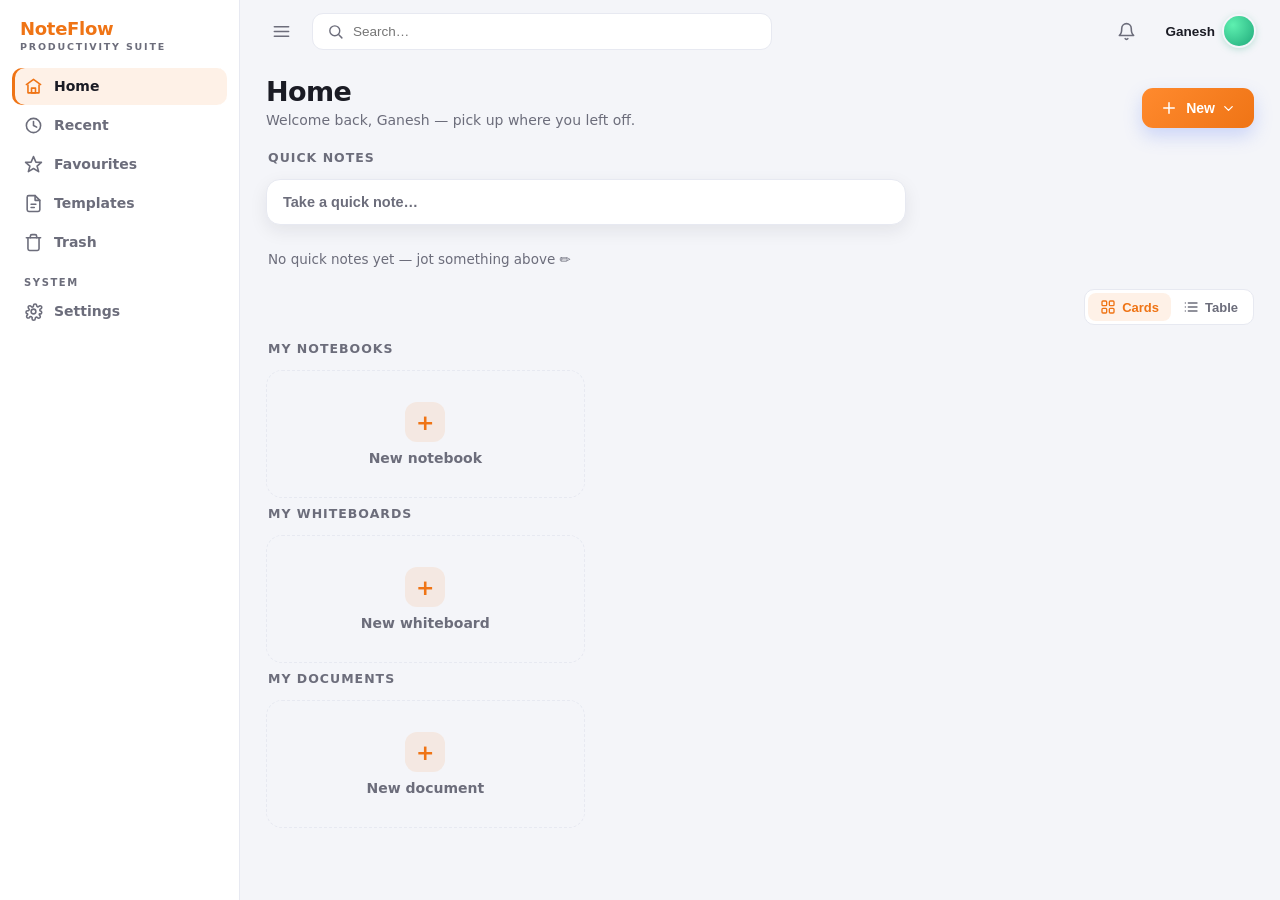
<file: index.html>
<!DOCTYPE html>
<html lang="en" data-theme="light">
<head>
<meta charset="UTF-8">
<meta name="viewport" content="width=device-width, initial-scale=1.0">
<title>NoteFlow — Orange Theme</title>
<link rel="stylesheet" href="css/styles.css">
<link rel="stylesheet" href="css/orange.css">
<style>
  /* library view toggle + table + pagination */
  .lib-toolbar{display:flex;justify-content:flex-end;margin:-2px 0 16px}
  .view-toggle{display:inline-flex;background:var(--surface);border:1px solid var(--line);border-radius:10px;padding:3px}
  .view-toggle .vt{display:inline-flex;align-items:center;gap:6px;border:none;background:transparent;color:var(--mute);font-weight:600;font-size:13px;padding:6px 12px;border-radius:8px;cursor:pointer}
  .view-toggle .vt .i{width:16px;height:16px;fill:none;stroke:currentColor;stroke-width:2;stroke-linecap:round;stroke-linejoin:round}
  .view-toggle .vt.active{background:var(--primary-soft);color:var(--primary)}
  .lib-wrap{margin-bottom:8px}
  .lib-new-row{display:flex;justify-content:flex-end;margin-bottom:10px}
  .lib-new-btn{display:inline-flex;align-items:center;gap:6px;border:1px solid var(--line);background:var(--surface);color:var(--text);font-weight:600;font-size:13px;padding:7px 12px;border-radius:9px;cursor:pointer;text-decoration:none}
  .lib-new-btn:hover{border-color:var(--primary);color:var(--primary)}
  .lib-new-btn .i{width:16px;height:16px;fill:none;stroke:currentColor;stroke-width:2;stroke-linecap:round;stroke-linejoin:round}
  .lib-table{width:100%;border-collapse:collapse;background:var(--surface);border:1px solid var(--line);border-radius:14px;overflow:hidden}
  .lib-table th,.lib-table td{text-align:left;padding:11px 14px;border-bottom:1px solid var(--line);font-size:13.5px;color:var(--text)}
  .lib-table th{font-size:11px;text-transform:uppercase;letter-spacing:.5px;color:var(--mute);font-weight:700;background:var(--bg)}
  .lib-table tr:last-child td{border-bottom:none}
  .lib-table tbody tr{cursor:pointer;transition:.12s}
  .lib-table tbody tr:hover{background:var(--elev)}
  .lib-table .lt-title{display:flex;align-items:center;gap:10px;font-weight:600}
  .lib-table .lt-ico{width:30px;height:30px;border-radius:9px;display:grid;place-items:center;flex:none}
  .lib-table .lt-ico .i{width:17px;height:17px;fill:none;stroke-width:2}
  .lib-table .lt-cover{width:22px;height:28px;border-radius:2px 5px 5px 2px;border-left:2px solid rgba(255,255,255,.4);flex:none;box-shadow:0 1px 4px rgba(0,0,0,.18)}
  .lib-table .lt-del{border:none;background:transparent;color:var(--mute);font-size:16px;line-height:1;cursor:pointer;border-radius:6px;width:28px;height:28px}
  .lib-table .lt-del:hover{color:#f87171;background:rgba(248,113,113,.14)}
  .lib-empty{color:var(--mute);font-size:13.5px;padding:16px 2px}
  .pager{display:flex;align-items:center;gap:4px;justify-content:center;margin:14px 0 4px}
  .pager button{min-width:32px;height:32px;border:1px solid var(--line);background:var(--surface);color:var(--text);border-radius:8px;cursor:pointer;font-size:13px;font-weight:600;padding:0 8px}
  .pager button:hover:not(:disabled){border-color:var(--primary);color:var(--primary)}
  .pager button.active{background:var(--primary-soft);border-color:var(--primary);color:var(--primary)}
  .pager button:disabled{opacity:.4;cursor:default}

  /* quick notes (Keep-style) */
  .qc{background:var(--surface);border:1px solid var(--line);border-radius:14px;box-shadow:var(--shadow-sm);padding:4px 8px;margin-bottom:16px;max-width:640px}
  .qc.open{padding:10px 10px 8px}
  .qc-line{width:100%;border:none;background:transparent;color:var(--text);font-size:14.5px;font-weight:600;padding:10px 8px;outline:none}
  .qc-line::placeholder{color:var(--mute)}
  .qc-body{width:100%;border:none;background:transparent;color:var(--text);font-size:14px;outline:none;resize:vertical;min-height:60px;line-height:1.5;padding:0 8px 8px;font-family:inherit}
  .qc-body::placeholder{color:var(--mute)}
  .qc-tools{display:flex;align-items:center;gap:8px;padding:8px 4px 2px;border-top:1px solid var(--line)}
  .qc-colors{display:flex;gap:6px}
  .qc-dot{width:20px;height:20px;border-radius:50%;border:2px solid var(--line);cursor:pointer;padding:0}
  .qc-dot.sel{border-color:var(--primary);box-shadow:0 0 0 2px var(--surface),0 0 0 4px var(--primary)}
  .qc-icon{width:32px;height:32px;background:transparent;color:var(--mute);border:none;border-radius:8px;cursor:pointer;display:grid;place-items:center}
  .qc-icon:hover,.qc-icon.active{background:var(--primary-soft);color:var(--primary)}
  .qc-icon .i{width:18px;height:18px;fill:none;stroke:currentColor;stroke-width:2;stroke-linecap:round;stroke-linejoin:round}
  .qc-flex{flex:1}
  .qc-btn{padding:8px 16px;border:none;border-radius:8px;font-weight:700;font-size:13px;cursor:pointer;background:var(--primary);color:#fff}
  .qc-btn.ghost{background:transparent;color:var(--mute)}
  .qc-btn.ghost:hover{color:var(--text)}

  .quick-board{margin-bottom:6px}
  .quick-group-label{font-size:11px;text-transform:uppercase;letter-spacing:.6px;color:var(--mute);font-weight:700;margin:4px 2px 10px}
  .quick-cols{columns:220px;column-gap:14px;margin-bottom:8px}
  .quick-empty{color:var(--mute);font-size:13.5px;padding:10px 2px 18px}
  .qnote{break-inside:avoid;display:inline-block;width:100%;margin-bottom:14px;border-radius:14px;border:1px solid rgba(0,0,0,.06);box-shadow:var(--shadow-sm);overflow:hidden;color:#1f2430}
  .qnote .qn-body{padding:13px 14px 6px}
  .qn-title{font-weight:800;font-size:14.5px;margin-bottom:6px;word-break:break-word;cursor:text}
  .qn-text{font-size:13.5px;line-height:1.5;white-space:pre-wrap;word-break:break-word;cursor:text}
  .qn-text.muted{color:#6b7280;font-style:italic}
  .qn-list{display:flex;flex-direction:column;gap:3px}
  .qn-item{display:flex;align-items:flex-start;gap:8px;font-size:13.5px;line-height:1.45;cursor:pointer;padding:2px 0}
  .qn-check{width:17px;height:17px;border:1.5px solid #57606f;border-radius:5px;display:grid;place-items:center;font-size:12px;flex:none;color:#1f2430;background:rgba(255,255,255,.45);line-height:1}
  .qn-item.done{color:#6b7280;text-decoration:line-through}
  .qn-item.done .qn-check{background:#4f6ef7;border-color:#4f6ef7;color:#fff}
  .qn-bar{display:flex;align-items:center;gap:3px;padding:2px 8px 8px;opacity:0;transition:.12s}
  .qnote:hover .qn-bar{opacity:1}
  .qn-ico{width:28px;height:28px;border:none;background:transparent;border-radius:7px;cursor:pointer;display:grid;place-items:center;color:#4b5563}
  .qn-ico:hover{background:rgba(0,0,0,.08)}
  .qn-ico.on{color:#ef7415}
  .qn-ico .i{width:16px;height:16px;fill:none;stroke:currentColor;stroke-width:2;stroke-linecap:round;stroke-linejoin:round}
  .qn-colors{display:flex;gap:3px;margin:0 auto}
  .qn-color{width:15px;height:15px;border-radius:50%;border:1px solid rgba(0,0,0,.18);cursor:pointer;padding:0}
</style>
</head>
<body>

<!-- ===== ICON SPRITE ===== -->
<svg width="0" height="0" style="position:absolute" aria-hidden="true"><defs>
  <symbol id="ic-menu" viewBox="0 0 24 24"><line x1="3" y1="6" x2="21" y2="6"/><line x1="3" y1="12" x2="21" y2="12"/><line x1="3" y1="18" x2="21" y2="18"/></symbol>
  <symbol id="ic-search" viewBox="0 0 24 24"><circle cx="11" cy="11" r="7"/><line x1="21" y1="21" x2="16.65" y2="16.65"/></symbol>
  <symbol id="ic-clock" viewBox="0 0 24 24"><circle cx="12" cy="12" r="9"/><polyline points="12 7 12 12 16 14"/></symbol>
  <symbol id="ic-star" viewBox="0 0 24 24"><polygon points="12 2 15 9 22 9.3 16.5 14 18.5 21 12 17 5.5 21 7.5 14 2 9.3 9 9"/></symbol>
  <symbol id="ic-template" viewBox="0 0 24 24"><path d="M14 2H6a2 2 0 0 0-2 2v16a2 2 0 0 0 2 2h12a2 2 0 0 0 2-2V8z"/><polyline points="14 2 14 8 20 8"/><line x1="9" y1="13" x2="15" y2="13"/><line x1="9" y1="17" x2="13" y2="17"/></symbol>
  <symbol id="ic-trash" viewBox="0 0 24 24"><polyline points="3 6 5 6 21 6"/><path d="M19 6v14a2 2 0 0 1-2 2H7a2 2 0 0 1-2-2V6m3 0V4a2 2 0 0 1 2-2h4a2 2 0 0 1 2 2v2"/></symbol>
  <symbol id="ic-gear" viewBox="0 0 24 24"><circle cx="12" cy="12" r="3"/><path d="M19.4 15a1.6 1.6 0 0 0 .3 1.8l.1.1a2 2 0 1 1-2.8 2.8l-.1-.1a1.6 1.6 0 0 0-2.7 1.1V21a2 2 0 0 1-4 0v-.1A1.6 1.6 0 0 0 7 19.4l-.1.1a2 2 0 1 1-2.8-2.8l.1-.1A1.6 1.6 0 0 0 4.6 15H4.5a2 2 0 0 1 0-4h.1A1.6 1.6 0 0 0 6.2 8.4l-.1-.1a2 2 0 1 1 2.8-2.8l.1.1A1.6 1.6 0 0 0 12 4.6V4.5a2 2 0 0 1 4 0v.1a1.6 1.6 0 0 0 2.7 1.1l.1-.1a2 2 0 1 1 2.8 2.8l-.1.1a1.6 1.6 0 0 0-1.1 2.7v.1a2 2 0 0 1 0 4z"/></symbol>
  <symbol id="ic-plus" viewBox="0 0 24 24"><line x1="12" y1="5" x2="12" y2="19"/><line x1="5" y1="12" x2="19" y2="12"/></symbol>
  <symbol id="ic-bell" viewBox="0 0 24 24"><path d="M18 8a6 6 0 0 0-12 0c0 7-3 9-3 9h18s-3-2-3-9"/><path d="M13.7 21a2 2 0 0 1-3.4 0"/></symbol>
  <symbol id="ic-contrast" viewBox="0 0 24 24"><circle cx="12" cy="12" r="9"/><path d="M12 3v18a9 9 0 0 0 0-18z" fill="currentColor" stroke="none"/></symbol>
  <symbol id="ic-spark" viewBox="0 0 24 24"><path d="M11 3 12.6 7.4 17 9l-4.4 1.6L11 15l-1.6-4.4L5 9l4.4-1.6z"/></symbol>
  <symbol id="ic-logout" viewBox="0 0 24 24"><path d="M9 21H5a2 2 0 0 1-2-2V5a2 2 0 0 1 2-2h4"/><polyline points="16 17 21 12 16 7"/><line x1="21" y1="12" x2="9" y2="12"/></symbol>
  <symbol id="ic-doc" viewBox="0 0 24 24"><path d="M14 2H6a2 2 0 0 0-2 2v16a2 2 0 0 0 2 2h12a2 2 0 0 0 2-2V8z"/><polyline points="14 2 14 8 20 8"/><line x1="8" y1="13" x2="16" y2="13"/><line x1="8" y1="17" x2="13" y2="17"/></symbol>
  <symbol id="ic-import" viewBox="0 0 24 24"><path d="M21 15v4a2 2 0 0 1-2 2H5a2 2 0 0 1-2-2v-4"/><polyline points="7 10 12 15 17 10"/><line x1="12" y1="15" x2="12" y2="3"/></symbol>
  <symbol id="ic-board" viewBox="0 0 24 24"><rect x="3" y="4" width="18" height="13" rx="2"/><line x1="12" y1="17" x2="12" y2="21"/><line x1="8" y1="21" x2="16" y2="21"/></symbol>
  <symbol id="ic-home" viewBox="0 0 24 24"><path d="M3 9.5 12 3l9 6.5"/><path d="M5 10v10h14V10"/><rect x="9.5" y="14" width="5" height="6"/></symbol>
  <symbol id="ic-book" viewBox="0 0 24 24"><path d="M4 19.5A2.5 2.5 0 0 1 6.5 17H20"/><path d="M6.5 2H20v20H6.5A2.5 2.5 0 0 1 4 19.5v-15A2.5 2.5 0 0 1 6.5 2Z"/></symbol>
  <symbol id="ic-folder" viewBox="0 0 24 24"><path d="M3 7a2 2 0 0 1 2-2h4l2 2h8a2 2 0 0 1 2 2v8a2 2 0 0 1-2 2H5a2 2 0 0 1-2-2z"/></symbol>
  <symbol id="ic-image" viewBox="0 0 24 24"><rect x="3" y="3" width="18" height="18" rx="2"/><circle cx="8.5" cy="8.5" r="1.5"/><polyline points="21 15 16 10 5 21"/></symbol>
  <symbol id="ic-edit" viewBox="0 0 24 24"><path d="M11 4H4a2 2 0 0 0-2 2v14a2 2 0 0 0 2 2h14a2 2 0 0 0 2-2v-7"/><path d="M18.5 2.5a2.12 2.12 0 0 1 3 3L12 15l-4 1 1-4z"/></symbol>
  <symbol id="ic-cloud" viewBox="0 0 24 24"><path d="M18 10h-1.26A8 8 0 1 0 9 20h9a5 5 0 0 0 0-10z"/></symbol>
  <symbol id="ic-drive" viewBox="0 0 24 24"><path d="M7.7 3h8.6l5.7 10h-8.6z"/><path d="M2 13l4.3-7.5L10.6 13 6.3 20.5z"/><path d="M8.4 20.5 12.7 13H21l-4.3 7.5z"/></symbol>
  <symbol id="ic-chevron" viewBox="0 0 24 24"><polyline points="6 9 12 15 18 9"/></symbol>
  <symbol id="ic-grid" viewBox="0 0 24 24"><rect x="3" y="3" width="7" height="7" rx="1.5"/><rect x="14" y="3" width="7" height="7" rx="1.5"/><rect x="3" y="14" width="7" height="7" rx="1.5"/><rect x="14" y="14" width="7" height="7" rx="1.5"/></symbol>
  <symbol id="ic-list" viewBox="0 0 24 24"><line x1="8" y1="6" x2="21" y2="6"/><line x1="8" y1="12" x2="21" y2="12"/><line x1="8" y1="18" x2="21" y2="18"/><line x1="3.5" y1="6" x2="3.51" y2="6"/><line x1="3.5" y1="12" x2="3.51" y2="12"/><line x1="3.5" y1="18" x2="3.51" y2="18"/></symbol>
  <symbol id="ic-pin" viewBox="0 0 24 24"><line x1="12" y1="16" x2="12" y2="22"/><path d="M9 4h6l-1 7 2.5 2.5V16H7.5v-2.5L10 11z"/></symbol>
  <symbol id="ic-checkbox" viewBox="0 0 24 24"><rect x="4" y="4" width="16" height="16" rx="2.5"/><polyline points="8 12 11 15 16 9"/></symbol>
</defs></svg>

<div class="app">

  <!-- ===== SIDEBAR ===== -->
  <aside class="sidebar" id="sidebar">
    <a class="brand" href="index.html"><span class="bname">NoteFlow</span><span class="bsub">PRODUCTIVITY SUITE</span></a>

    <nav class="sb-nav">
      <a class="nav-item active" data-tip="Home" data-name="Home" href="index.html"><svg class="i"><use href="#ic-home"/></svg><span class="label">Home</span></a>
      <a class="nav-item" data-tip="Recent" data-name="Recent" href="recent.html"><svg class="i"><use href="#ic-clock"/></svg><span class="label">Recent</span></a>
      <a class="nav-item" data-tip="Favourites" data-name="Favourites" href="favourites.html"><svg class="i"><use href="#ic-star"/></svg><span class="label">Favourites</span></a>
      <a class="nav-item" data-tip="Templates" data-name="Templates" href="templates.html"><svg class="i"><use href="#ic-template"/></svg><span class="label">Templates</span></a>
      <a class="nav-item" data-tip="Trash" data-name="Trash" href="trash.html"><svg class="i"><use href="#ic-trash"/></svg><span class="label">Trash</span></a>
    </nav>

    <nav class="sb-nav">
      <div class="nav-label">SYSTEM</div>
      <a class="nav-item" data-tip="Settings" data-name="Settings" href="settings.html"><svg class="i"><use href="#ic-gear"/></svg><span class="label">Settings</span></a>
    </nav>

    <div class="sb-spacer"></div>
  </aside>

  <!-- ===== MAIN ===== -->
  <main class="main">
    <header class="topbar">
      <button class="panel-toggle" id="panelToggle" title="Toggle menu"><svg class="i"><use href="#ic-menu"/></svg></button>
      <label class="search"><svg class="i"><use href="#ic-search"/></svg><input type="text" placeholder="Search…"></label>
      <div class="top-right">
        <button class="icon-btn" title="Notifications"><svg class="i"><use href="#ic-bell"/></svg></button>
        <div class="profile">
          <button class="huser" id="avatarBtn"><span class="uname">Ganesh</span><span class="ava-green"></span></button>
          <div class="profile-menu" id="profileMenu" hidden>
            <div class="pm-head"><span class="pm-ava">G</span>
              <div><div class="pm-name">Ganesh</div><div class="pm-email">ganesh@noteflow.app</div></div></div>
            <div class="pm-plan"><span>Plan</span><span class="plan-badge">Pro Active</span></div>
            <button class="pm-upgrade"><svg class="i"><use href="#ic-spark"/></svg> Upgrade to NoteFlow+</button>
            <div class="pm-divider"></div>
            <button class="pm-row"><svg class="i"><use href="#ic-gear"/></svg> Settings</button>
            <button class="pm-row" id="themeRow"><svg class="i"><use href="#ic-contrast"/></svg> <span id="themeRowLabel">Light theme</span></button>
            <div class="pm-divider"></div>
            <button class="pm-row danger"><svg class="i"><use href="#ic-logout"/></svg> Sign out</button>
          </div>
        </div>
      </div>
    </header>

    <section class="content">
      <!-- page head -->
      <div class="page-head">
        <div>
          <h2 class="ph-title" id="pageTitle">Home</h2>
          <p class="ph-sub" id="pageSub">Welcome back, Ganesh — pick up where you left off.</p>
        </div>
        <div class="new-wrap">
          <button class="btn-primary" id="newBtn"><svg class="i"><use href="#ic-plus"/></svg> New <svg class="i caret"><use href="#ic-chevron"/></svg></button>
          <div class="new-menu" id="newMenu" hidden>
            <button class="nm-item" data-act="notebook"><svg class="i"><use href="#ic-book"/></svg><span class="nm-lbl">Notebook</span></button>
            <button class="nm-item" data-act="text"><svg class="i"><use href="#ic-doc"/></svg><span class="nm-lbl">Text Document</span></button>
            <button class="nm-item" data-act="whiteboard"><svg class="i"><use href="#ic-board"/></svg><span class="nm-lbl">Whiteboard</span></button>
            <button class="nm-item" data-act="folder"><svg class="i"><use href="#ic-folder"/></svg><span class="nm-lbl">Folder</span></button>
            <button class="nm-item" data-act="quick"><svg class="i"><use href="#ic-edit"/></svg><span class="nm-lbl">Quick note</span></button>
            <div class="nm-sep"></div>
            <button class="nm-item" data-act="gdrive"><svg class="i drive"><use href="#ic-drive"/></svg><span class="nm-lbl">Google Drive</span><span class="nm-beta">BETA</span></button>
            <button class="nm-item" data-act="onedrive"><svg class="i one"><use href="#ic-cloud"/></svg><span class="nm-lbl">OneDrive (Personal)</span></button>
            <div class="nm-tip">Tip: Double-tap the “+ New” button to create a Quick note.</div>
          </div>
        </div>
      </div>

      <!-- Quick notes (Keep-style) -->
      <div class="sec-label">Quick notes</div>
      <div class="qc" id="qc">
        <input id="qcLine" class="qc-line" placeholder="Take a quick note…" autocomplete="off">
        <div class="qc-more" id="qcMore" hidden>
          <textarea id="qcBody" class="qc-body" placeholder="Take a note…"></textarea>
          <div class="qc-tools">
            <div class="qc-colors" id="qcColors"></div>
            <button class="qc-icon" id="qcCheck" title="Checklist"><svg class="i"><use href="#ic-checkbox"/></svg></button>
            <span class="qc-flex"></span>
            <button class="qc-btn ghost" id="qcCancel">Close</button>
            <button class="qc-btn" id="qcSave">Add</button>
          </div>
        </div>
      </div>
      <div class="quick-board" id="quickBoard"></div>

      <!-- saved libraries (notebooks / whiteboards / documents) -->
      <div class="lib-toolbar">
        <div class="view-toggle" id="viewToggle">
          <button class="vt" data-view="card"><svg class="i"><use href="#ic-grid"/></svg> Cards</button>
          <button class="vt" data-view="table"><svg class="i"><use href="#ic-list"/></svg> Table</button>
        </div>
      </div>

      <div class="sec-label">My notebooks</div>
      <div class="lib-wrap" id="notebookLib"></div>

      <div class="sec-label">My whiteboards</div>
      <div class="lib-wrap" id="whiteboardLib"></div>

      <div class="sec-label">My documents</div>
      <div class="lib-wrap" id="documentLib"></div>
    </section>
  </main>

  <div class="scrim" id="scrim"></div>
</div>

<script src="js/app.js"></script>
</body>
</html>
</file>
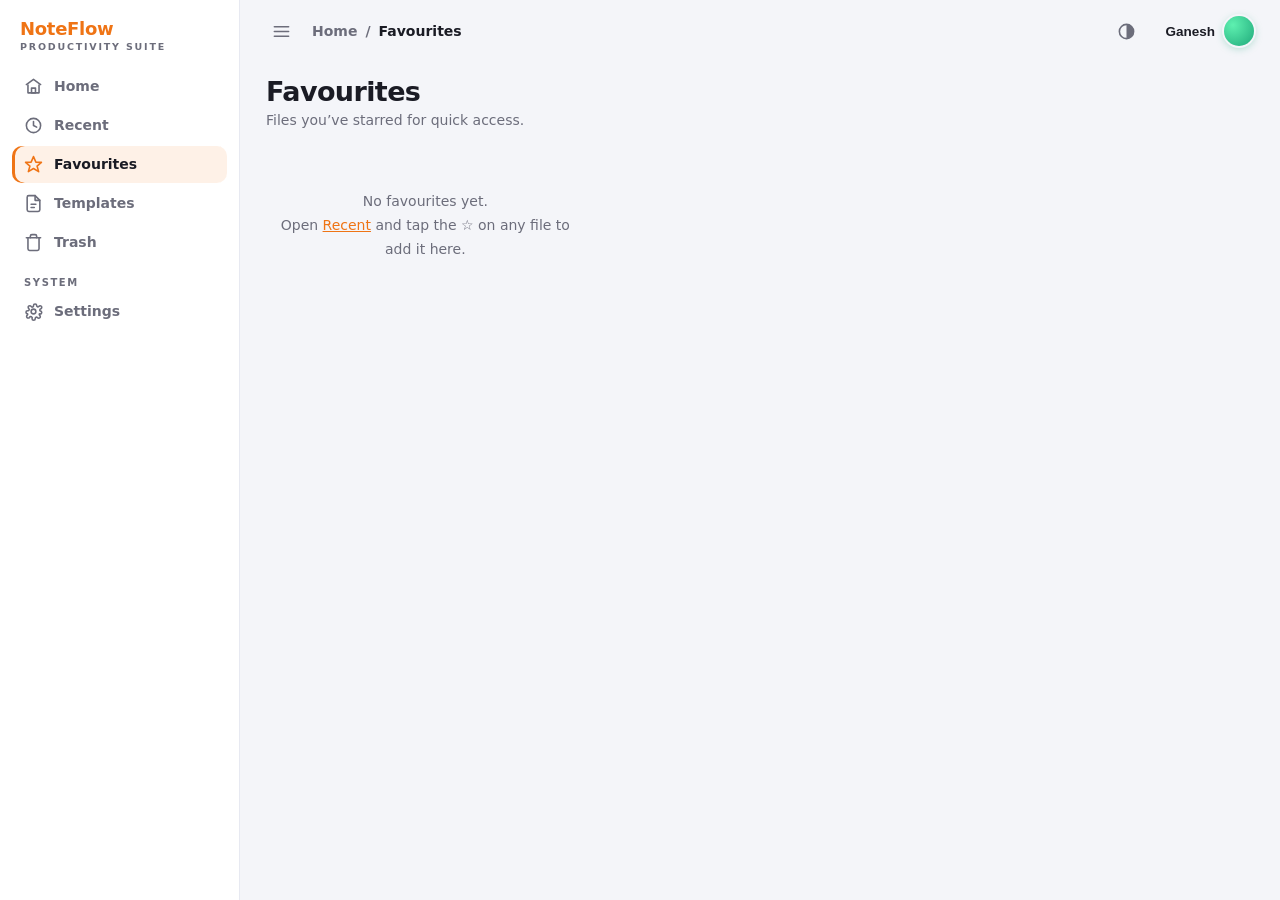
<file: favourites.html>
<!DOCTYPE html>
<html lang="en" data-theme="light">
<head>
<meta charset="UTF-8">
<meta name="viewport" content="width=device-width, initial-scale=1.0">
<title>NoteFlow — Favourites</title>
<link rel="stylesheet" href="css/styles.css">
<link rel="stylesheet" href="css/orange.css">
<style>
  .empty{color:var(--mute);font-size:14px;padding:40px 4px;text-align:center;line-height:1.7}
  .nbcard .fav-btn{position:absolute;top:10px;right:10px;width:28px;height:28px;border:none;border-radius:8px;background:var(--elev);color:var(--primary);cursor:pointer;display:grid;place-items:center}
  .fav-btn .i{width:16px;height:16px;fill:var(--primary);stroke:var(--primary);stroke-width:2}
  .fav-btn:hover{background:rgba(248,113,113,.14);color:#f87171}
  .fav-btn:hover .i{fill:#f87171;stroke:#f87171}
</style>
</head>
<body>
<svg width="0" height="0" style="position:absolute" aria-hidden="true"><defs>
  <symbol id="ic-menu" viewBox="0 0 24 24"><line x1="3" y1="6" x2="21" y2="6"/><line x1="3" y1="12" x2="21" y2="12"/><line x1="3" y1="18" x2="21" y2="18"/></symbol>
  <symbol id="ic-home" viewBox="0 0 24 24"><path d="M3 9.5 12 3l9 6.5"/><path d="M5 10v10h14V10"/><rect x="9.5" y="14" width="5" height="6"/></symbol>
  <symbol id="ic-clock" viewBox="0 0 24 24"><circle cx="12" cy="12" r="9"/><polyline points="12 7 12 12 16 14"/></symbol>
  <symbol id="ic-star" viewBox="0 0 24 24"><polygon points="12 2 15 9 22 9.3 16.5 14 18.5 21 12 17 5.5 21 7.5 14 2 9.3 9 9"/></symbol>
  <symbol id="ic-template" viewBox="0 0 24 24"><path d="M14 2H6a2 2 0 0 0-2 2v16a2 2 0 0 0 2 2h12a2 2 0 0 0 2-2V8z"/><polyline points="14 2 14 8 20 8"/><line x1="9" y1="13" x2="15" y2="13"/><line x1="9" y1="17" x2="13" y2="17"/></symbol>
  <symbol id="ic-trash" viewBox="0 0 24 24"><polyline points="3 6 5 6 21 6"/><path d="M19 6v14a2 2 0 0 1-2 2H7a2 2 0 0 1-2-2V6m3 0V4a2 2 0 0 1 2-2h4a2 2 0 0 1 2 2v2"/></symbol>
  <symbol id="ic-gear" viewBox="0 0 24 24"><circle cx="12" cy="12" r="3"/><path d="M19.4 15a1.6 1.6 0 0 0 .3 1.8l.1.1a2 2 0 1 1-2.8 2.8l-.1-.1a1.6 1.6 0 0 0-2.7 1.1V21a2 2 0 0 1-4 0v-.1A1.6 1.6 0 0 0 7 19.4l-.1.1a2 2 0 1 1-2.8-2.8l.1-.1A1.6 1.6 0 0 0 4.6 15H4.5a2 2 0 0 1 0-4h.1A1.6 1.6 0 0 0 6.2 8.4l-.1-.1a2 2 0 1 1 2.8-2.8l.1.1A1.6 1.6 0 0 0 12 4.6V4.5a2 2 0 0 1 4 0v.1a1.6 1.6 0 0 0 2.7 1.1l.1-.1a2 2 0 1 1 2.8 2.8l-.1.1a1.6 1.6 0 0 0-1.1 2.7v.1a2 2 0 0 1 0 4z"/></symbol>
  <symbol id="ic-contrast" viewBox="0 0 24 24"><circle cx="12" cy="12" r="9"/><path d="M12 3v18a9 9 0 0 0 0-18z" fill="currentColor" stroke="none"/></symbol>
  <symbol id="ic-book" viewBox="0 0 24 24"><path d="M4 19.5A2.5 2.5 0 0 1 6.5 17H20"/><path d="M6.5 2H20v20H6.5A2.5 2.5 0 0 1 4 19.5v-15A2.5 2.5 0 0 1 6.5 2Z"/></symbol>
  <symbol id="ic-board" viewBox="0 0 24 24"><rect x="3" y="4" width="18" height="13" rx="2"/><line x1="12" y1="17" x2="12" y2="21"/><line x1="8" y1="21" x2="16" y2="21"/></symbol>
  <symbol id="ic-doc" viewBox="0 0 24 24"><path d="M14 2H6a2 2 0 0 0-2 2v16a2 2 0 0 0 2 2h12a2 2 0 0 0 2-2V8z"/><polyline points="14 2 14 8 20 8"/><line x1="8" y1="13" x2="16" y2="13"/><line x1="8" y1="17" x2="13" y2="17"/></symbol>
  <symbol id="ic-logout" viewBox="0 0 24 24"><path d="M9 21H5a2 2 0 0 1-2-2V5a2 2 0 0 1 2-2h4"/><polyline points="16 17 21 12 16 7"/><line x1="21" y1="12" x2="9" y2="12"/></symbol>
</defs></svg>

<div class="app">
  <aside class="sidebar" id="sidebar">
    <a class="brand" href="index.html"><span class="bname">NoteFlow</span><span class="bsub">PRODUCTIVITY SUITE</span></a>
    <nav class="sb-nav">
      <a class="nav-item" data-tip="Home" href="index.html"><svg class="i"><use href="#ic-home"/></svg><span class="label">Home</span></a>
      <a class="nav-item" data-tip="Recent" href="recent.html"><svg class="i"><use href="#ic-clock"/></svg><span class="label">Recent</span></a>
      <a class="nav-item active" data-tip="Favourites" href="favourites.html"><svg class="i"><use href="#ic-star"/></svg><span class="label">Favourites</span></a>
      <a class="nav-item" data-tip="Templates" href="templates.html"><svg class="i"><use href="#ic-template"/></svg><span class="label">Templates</span></a>
      <a class="nav-item" data-tip="Trash" href="trash.html"><svg class="i"><use href="#ic-trash"/></svg><span class="label">Trash</span></a>
    </nav>
    <nav class="sb-nav">
      <div class="nav-label">SYSTEM</div>
      <a class="nav-item" data-tip="Settings" href="settings.html"><svg class="i"><use href="#ic-gear"/></svg><span class="label">Settings</span></a>
    </nav>
    <div class="sb-spacer"></div>
  </aside>

  <main class="main">
    <header class="topbar">
      <button class="panel-toggle" id="panelToggle" title="Toggle menu"><svg class="i"><use href="#ic-menu"/></svg></button>
      <div class="crumb" style="display:flex;align-items:center;gap:8px;font-weight:600"><a href="index.html" style="color:var(--mute);text-decoration:none">Home</a><span style="color:var(--mute)">/</span><span>Favourites</span></div>
      <div class="top-right">
        <button class="icon-btn" id="themeBtn" title="Theme"><svg class="i"><use href="#ic-contrast"/></svg></button>
        <div class="profile">
          <button class="huser" id="avatarBtn"><span class="uname">Ganesh</span><span class="ava-green"></span></button>
          <div class="profile-menu" id="profileMenu" hidden>
            <div class="pm-head"><span class="pm-ava">G</span><div><div class="pm-name">Ganesh</div><div class="pm-email">ganesh@noteflow.app</div></div></div>
            <div class="pm-divider"></div>
            <a class="pm-row" href="index.html"><svg class="i"><use href="#ic-home"/></svg> Back to Home</a>
            <a class="pm-row" href="settings.html"><svg class="i"><use href="#ic-gear"/></svg> Settings</a>
          </div>
        </div>
      </div>
    </header>
    <section class="content">
      <div class="page-head"><div>
        <h2 class="ph-title">Favourites</h2>
        <p class="ph-sub">Files you’ve starred for quick access.</p>
      </div></div>
      <div class="card-grid" id="grid"></div>
    </section>
  </main>
  <div class="scrim" id="scrim"></div>
</div>

<script src="js/shell.js"></script>
<script>
(function(){
  const NF=window.NF, grid=document.getElementById('grid');
  function card(f){ return '<div class="ncard nbcard libcard" data-open="'+NF.esc(f.open)+'" data-id="'+NF.esc(f.id)+'">'+
    '<div class="nc-top"><span class="nc-ico '+f.cls+'"><svg class="i"><use href="#'+f.icon+'"/></svg></span><span class="nc-time">'+NF.timeAgo(f.updated)+'</span></div>'+
    '<h3>'+NF.esc(f.title)+'</h3>'+
    '<p style="text-transform:capitalize">'+NF.esc(f.type)+' · '+NF.esc(f.sub)+'</p>'+
    '<button class="fav-btn" title="Remove from favourites"><svg class="i"><use href="#ic-star"/></svg></button>'+
    '</div>'; }
  function render(){
    const files=NF.allFiles().filter(f=>NF.isFav(f.id));
    if(!files.length){ grid.innerHTML='<div class="empty">No favourites yet.<br>Open <a href="recent.html" style="color:var(--primary)">Recent</a> and tap the ☆ on any file to add it here.</div>'; return; }
    grid.innerHTML=files.map(card).join('');
    grid.querySelectorAll('.libcard').forEach(el=>{
      el.onclick=()=>location.href=el.dataset.open;
      const fav=el.querySelector('.fav-btn'); if(fav) fav.onclick=(e)=>{ e.stopPropagation(); NF.toggleFav(el.dataset.id); render(); };
    });
  }
  render();
})();
</script>
</body>
</html>
</file>
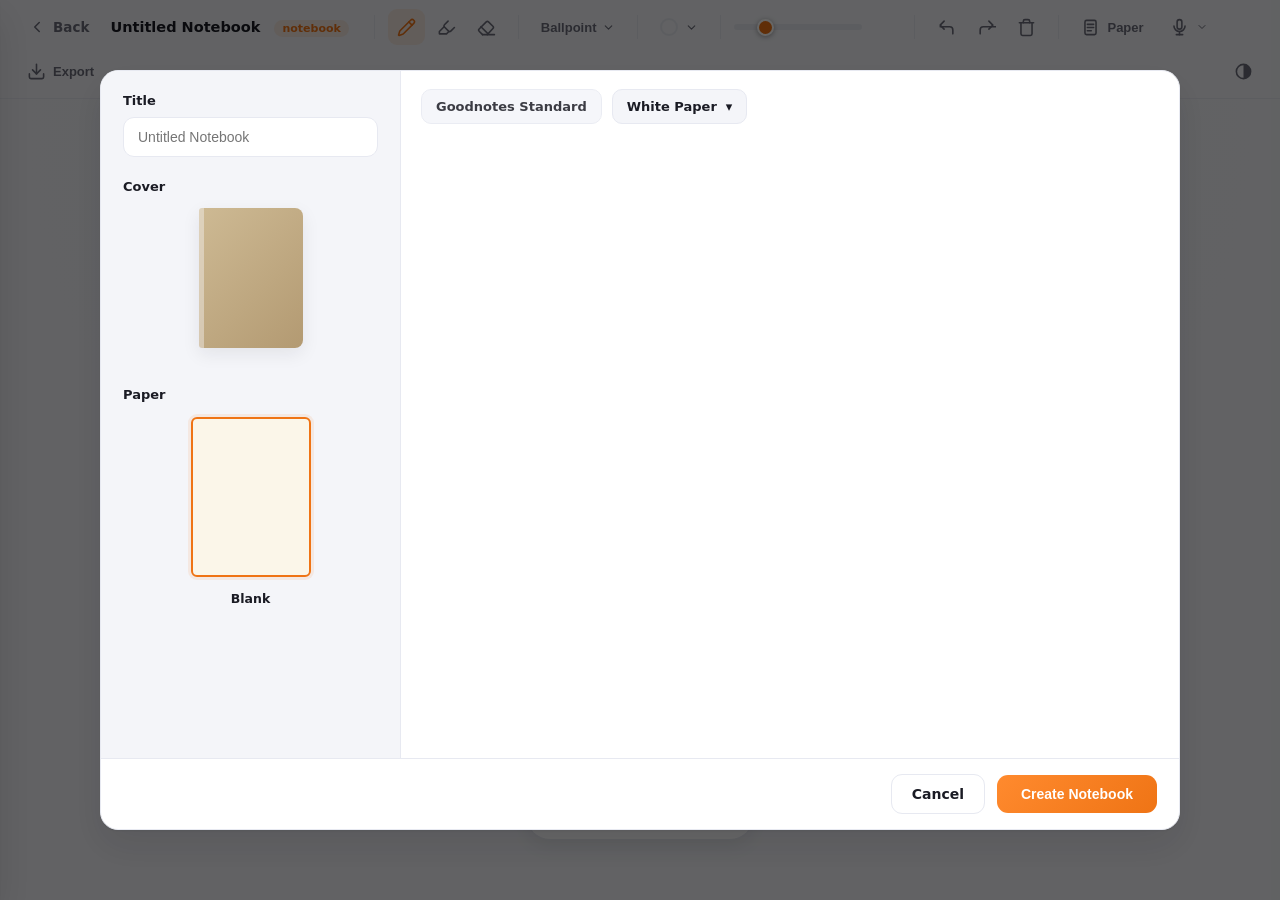
<file: notebook-demo.html>
<!DOCTYPE html>
<html lang="en" data-theme="light">
<head>
<meta charset="UTF-8">
<meta name="viewport" content="width=device-width, initial-scale=1.0, maximum-scale=1.0, user-scalable=no">
<title>NoteFlow — Notebook (R&D demo)</title>
<link rel="stylesheet" href="css/styles.css">
<link rel="stylesheet" href="css/orange.css">
<style>
  body{overflow:hidden}
  .nb{display:flex;flex-direction:column;height:100%}

  /* ===== toolbar ===== */
  .nb-top{display:flex;align-items:center;gap:8px;flex-wrap:wrap;padding:9px 18px;background:var(--bg);border-bottom:1px solid var(--line)}
  .nb-back{display:flex;align-items:center;gap:7px;background:none;border:none;color:var(--mute);font-size:13.5px;font-weight:600;
    cursor:pointer;padding:7px 10px;border-radius:9px;text-decoration:none;white-space:nowrap}
  .nb-back:hover{background:var(--surface);color:var(--text)}
  .nb-title{font-size:14.5px;font-weight:700;white-space:nowrap}
  .nb-title small{font-weight:600;color:var(--mute);font-size:11px;background:var(--primary-soft);color:var(--primary);padding:2px 8px;border-radius:20px;margin-left:6px}
  #nbNameLive{outline:none;cursor:text;border-radius:5px;padding:0 3px;min-width:30px;display:inline-block}
  #nbNameLive:focus{box-shadow:0 0 0 2px var(--primary-soft)}
  .save-status{font-size:11.5px;color:var(--mute);font-weight:600;margin-left:4px;white-space:nowrap}
  .sep{width:1px;height:24px;background:var(--line);margin:0 5px}
  .grp{display:flex;align-items:center;gap:3px}
  .lbl{font-size:11px;font-weight:700;letter-spacing:.6px;text-transform:uppercase;color:var(--mute);margin:0 4px 0 2px}

  .t-btn{min-width:36px;height:36px;padding:0 9px;border:none;border-radius:9px;background:transparent;color:var(--mute);
    display:inline-flex;align-items:center;gap:7px;justify-content:center;cursor:pointer;transition:.12s;font-size:13px;font-weight:600;position:relative}
  .t-btn:hover{background:var(--surface);color:var(--text)}
  .t-btn.active{background:var(--primary-soft);color:var(--primary)}
  .t-btn .i{width:19px;height:19px;stroke:currentColor}
  .t-btn[data-tip]:hover::after{content:attr(data-tip);position:absolute;top:calc(100% + 7px);left:50%;transform:translateX(-50%);
    background:var(--text);color:var(--bg);font-size:11px;font-weight:600;padding:4px 8px;border-radius:7px;white-space:nowrap;z-index:40;box-shadow:var(--shadow-sm)}

  /* colour + size + paper swatches */
  .sw{width:24px;height:24px;border-radius:50%;cursor:pointer;border:2px solid var(--line);transition:.12s;padding:0;background-clip:padding-box}
  .sw:hover{transform:scale(1.12)}
  .sw.sel{border-color:var(--text);box-shadow:0 0 0 2px var(--bg),0 0 0 4px var(--text)}
  .colorwrap{position:relative}
  #colorBtn{gap:7px}
  .cur-color{width:18px;height:18px;border-radius:50%;border:2px solid var(--line);display:inline-block;flex:none}
  .color-pop{position:absolute;top:calc(100% + 6px);left:0;z-index:60;background:var(--surface);border:1px solid var(--line);border-radius:12px;box-shadow:var(--shadow);padding:10px;display:none;grid-template-columns:repeat(4,1fr);gap:9px}
  .color-pop.open{display:grid}
  .pentypewrap{position:relative}
  #penTypeBtn{gap:6px;font-size:13px;font-weight:600}
  .pentype-pop{grid-template-columns:1fr;min-width:150px}
  .pentype-item{display:block;width:100%;text-align:left;background:none;border:none;color:var(--text);font-size:13px;font-weight:600;padding:8px 11px;border-radius:8px;cursor:pointer}
  .pentype-item:hover{background:var(--elev)}
  .pentype-item.sel{background:var(--primary-soft);color:var(--primary)}
  .recwrap{position:relative}
  #recBtn.recording{color:#e5484d;background:rgba(229,72,77,.12)}
  #recBtn .caret{stroke:var(--mute)}
  .rec-menu{position:absolute;top:calc(100% + 6px);right:0;z-index:70;min-width:196px;background:var(--surface);border:1px solid var(--line);border-radius:12px;box-shadow:var(--shadow);padding:6px;display:none}
  .rec-menu.open{display:block}
  .rec-menu-item{display:flex;align-items:center;gap:11px;width:100%;text-align:left;background:none;border:none;color:var(--text);font-size:13.5px;font-weight:600;padding:9px 11px;border-radius:9px;cursor:pointer}
  .rec-menu-item:hover{background:var(--elev)}
  .rec-menu-item .i{width:18px;height:18px;stroke:var(--mute)}
  /* record pill (while recording) */
  @keyframes recblink{50%{opacity:.2}}
  .rec-pill{display:flex;align-items:center;gap:9px;background:rgba(229,72,77,.12);border:1px solid rgba(229,72,77,.5);border-radius:22px;padding:5px 6px 5px 13px;margin-left:6px}
  .rec-pill[hidden]{display:none}
  .rec-pill-dot{width:10px;height:10px;border-radius:50%;background:#e5484d;animation:recblink 1s steps(2) infinite}
  .rec-pill.paused .rec-pill-dot{animation:none;opacity:.45}
  .rec-pill-time{font-size:13px;font-weight:700;color:#e5484d;font-variant-numeric:tabular-nums;min-width:34px}
  .rec-pill-btn{border:none;border-radius:16px;padding:6px 13px;font-size:12.5px;font-weight:700;cursor:pointer;background:var(--surface);color:var(--text)}
  .rec-pill-btn:hover{background:var(--elev)}
  .rec-pill-btn.stop{background:#e5484d;color:#fff}
  .rec-pill-btn.stop:hover{background:#d13c41}
  /* recordings side panel */
  .rec-scrim{position:fixed;inset:0;background:rgba(0,0,0,.35);opacity:0;pointer-events:none;transition:.2s;z-index:110}
  .rec-scrim.show{opacity:1;pointer-events:auto}
  .rec-panel{position:fixed;top:0;left:0;bottom:0;width:344px;max-width:88vw;background:var(--surface);border-right:1px solid var(--line);box-shadow:var(--shadow);z-index:120;transform:translateX(-100%);transition:transform .24s ease;display:flex;flex-direction:column}
  .rec-panel.open{transform:translateX(0)}
  .rec-panel-head{display:flex;align-items:center;justify-content:space-between;padding:18px 18px 14px;border-bottom:1px solid var(--line)}
  .rec-panel-title{display:flex;align-items:center;gap:9px;font-size:16px;font-weight:800}
  .rec-panel-title .i{width:18px;height:18px;stroke:var(--primary)}
  .rec-panel-x{width:32px;height:32px;border:none;border-radius:9px;background:var(--elev);color:var(--mute);font-size:15px;cursor:pointer}
  .rec-panel-x:hover{color:var(--text)}
  .rec-panel-list{flex:1;overflow:auto;padding:14px;display:flex;flex-direction:column;gap:12px}
  .rec-empty{color:var(--mute);font-size:13.5px;padding:14px 2px;text-align:center;line-height:1.6}
  /* clip card */
  .rclip{border:1px solid var(--line);border-radius:14px;padding:13px;background:var(--bg)}
  .rclip-top{display:flex;align-items:baseline;justify-content:space-between;margin-bottom:10px}
  .rclip-name{font-size:14px;font-weight:700}
  .rclip-date{font-size:11.5px;color:var(--mute)}
  .rclip-wave{display:flex;align-items:flex-end;gap:2px;height:38px;margin-bottom:11px;cursor:pointer}
  .rclip-wave .wb{flex:1;background:var(--line);border-radius:2px;min-height:3px;transition:background .08s}
  .rclip-wave .wb.on{background:var(--primary)}
  .rclip-ctl{display:flex;align-items:center;gap:9px}
  .rclip-play{width:34px;height:34px;border:none;border-radius:50%;background:var(--primary);color:var(--btn-text);cursor:pointer;flex:none;font-size:12px;display:grid;place-items:center}
  .rclip-time{font-size:11.5px;color:var(--mute);font-variant-numeric:tabular-nums;min-width:76px}
  .rclip-speed{border:1px solid var(--line);background:var(--surface);color:var(--text);border-radius:8px;padding:5px 9px;font-size:12px;font-weight:700;cursor:pointer}
  .rclip-speed:hover{border-color:var(--primary);color:var(--primary)}
  .rclip-icon{margin-left:auto;display:flex;gap:2px}
  .rclip-ib{width:30px;height:30px;border:none;border-radius:8px;background:none;color:var(--mute);cursor:pointer;display:grid;place-items:center}
  .rclip-ib:hover{background:var(--elev);color:var(--text)}
  .rclip-ib.del:hover{color:#e5484d}
  .rclip-ib .i{width:16px;height:16px;stroke:currentColor}
  .sz{width:34px;height:34px;border:none;border-radius:9px;background:transparent;cursor:pointer;display:grid;place-items:center;transition:.12s}
  .sz:hover{background:var(--surface)}
  .sz.sel{background:var(--primary-soft)}
  .sz i{display:block;border-radius:50%;background:var(--text)}
  .sz.sel i{background:var(--primary)}
  .sizewrap{display:flex;align-items:center;gap:11px}
  #penWidth{-webkit-appearance:none;appearance:none;width:128px;height:6px;border-radius:999px;background:var(--line);outline:none;cursor:pointer}
  #penWidth::-webkit-slider-thumb{-webkit-appearance:none;width:17px;height:17px;border-radius:50%;background:var(--primary);border:2px solid var(--surface);box-shadow:0 1px 5px rgba(0,0,0,.35);cursor:pointer}
  #penWidth::-moz-range-thumb{width:15px;height:15px;border:2px solid var(--surface);border-radius:50%;background:var(--primary);cursor:pointer}
  #penWidth:focus{box-shadow:var(--ring)}
  .size-preview{width:28px;height:28px;display:grid;place-items:center;flex:none}
  .size-dot{border-radius:50%;background:var(--text);display:block;transition:width .08s,height .08s}

  .pp{height:34px;padding:0 12px;border:1px solid var(--line);border-radius:9px;background:var(--surface);color:var(--text);
    font-size:12.5px;font-weight:600;cursor:pointer;transition:.12s}
  .pp:hover{border-color:var(--primary)}
  .pp.sel{border-color:var(--primary);background:var(--primary-soft);color:var(--primary)}
  .pc{width:30px;height:30px;border-radius:9px;cursor:pointer;border:2px solid var(--line);transition:.12s}
  .pc.sel{border-color:var(--primary);box-shadow:0 0 0 2px var(--bg),0 0 0 4px var(--primary)}

  .badge{display:inline-flex;align-items:center;gap:7px;font-size:12px;font-weight:600;color:var(--mute);
    padding:6px 12px;border-radius:20px;background:var(--surface);border:1px solid var(--line);white-space:nowrap;margin-left:auto}
  .badge .pt-dot{width:8px;height:8px;border-radius:50%;background:var(--mute);transition:.15s}
  .badge.pen .pt-dot{background:var(--green)}
  .badge.pen{color:var(--text);border-color:var(--green)}

  /* ===== stage / page ===== */
  .nb-stage{flex:1;overflow:auto;display:flex;justify-content:center;padding:30px 20px 60px;background:
    radial-gradient(circle at 50% 0,var(--elev),var(--bg) 60%)}
  .page-col{display:flex;flex-direction:column;align-items:center;gap:18px}
  .nb-page{position:relative;width:794px;max-width:92vw;aspect-ratio:794/1123;border-radius:6px;
    box-shadow:var(--shadow);background:var(--paper, #fff);overflow:hidden}
  .nb-canvas{position:absolute;inset:0;width:100%;height:100%;touch-action:none;cursor:crosshair;display:block}

  /* paper colours */
  .pc-white{--paper:#ffffff;--ruleln:rgba(60,80,140,.16)}
  .pc-cream{--paper:#fbf6e9;--ruleln:rgba(120,90,40,.20)}
  .pc-dark {--paper:#15161b;--ruleln:rgba(255,255,255,.10)}
  /* paper styles (lines shown through the transparent canvas) */
  .ps-blank{background-image:none}
  .ps-lined{background-image:linear-gradient(var(--ruleln) 1px,transparent 1px);background-size:100% 36px;background-position:0 8px}
  .ps-grid {background-image:linear-gradient(var(--ruleln) 1px,transparent 1px),linear-gradient(90deg,var(--ruleln) 1px,transparent 1px);background-size:32px 32px}
  .ps-dotted{background-image:radial-gradient(var(--ruleln) 1.5px,transparent 1.6px);background-size:30px 30px;background-position:6px 6px}

  /* page navigator */
  .pagebar{display:flex;align-items:center;gap:10px;background:var(--surface);border:1px solid var(--line);
    border-radius:30px;padding:6px 8px;box-shadow:var(--shadow-sm)}
  .pagebar button{width:34px;height:34px;border:none;border-radius:50%;background:transparent;color:var(--mute);cursor:pointer;display:grid;place-items:center;transition:.12s}
  .pagebar button:hover:not(:disabled){background:var(--elev);color:var(--text)}
  .pagebar button:disabled{opacity:.35;cursor:default}
  .pagebar .pnum{font-size:13px;font-weight:600;min-width:78px;text-align:center}
  .pagebar .add{color:var(--primary)}
  .pagebar .i{width:18px;height:18px;stroke:currentColor}
  /* ===== paper patterns (full page; --ruleln comes from the page colour) ===== */
  .ps-dotted{background-image:radial-gradient(var(--ruleln) 1.5px,transparent 1.6px);background-size:26px 26px;background-position:8px 8px}
  .ps-ruled-narrow{background-image:linear-gradient(var(--ruleln) 1px,transparent 1px);background-size:100% 22px;background-position:0 6px}
  .ps-ruled-wide{background-image:linear-gradient(var(--ruleln) 1px,transparent 1px);background-size:100% 34px;background-position:0 8px}
  .ps-squared{background-image:linear-gradient(var(--ruleln) 1px,transparent 1px),linear-gradient(90deg,var(--ruleln) 1px,transparent 1px);background-size:26px 26px}
  .ps-cornell{background-image:linear-gradient(var(--ruleln) 1px,transparent 1px),linear-gradient(90deg,transparent calc(24% - 1px),var(--ruleln) calc(24% - 1px),var(--ruleln) 24%,transparent 24%);background-size:100% 30px,100% 100%;background-position:0 14%,0 0}
  .ps-legal{background-image:linear-gradient(var(--ruleln) 1px,transparent 1px),linear-gradient(90deg,transparent calc(8% - 1px),rgba(229,72,77,.5) calc(8% - 1px),rgba(229,72,77,.5) 8%,transparent 8%),linear-gradient(90deg,transparent calc(9% - 1px),rgba(229,72,77,.32) calc(9% - 1px),rgba(229,72,77,.32) 9%,transparent 9%);background-size:100% 30px,100% 100%,100% 100%;background-position:0 8px,0 0,0 0}
  .ps-single-column{background-image:linear-gradient(var(--ruleln) 1px,transparent 1px);background-size:100% 30px;background-position:0 48px}
  .ps-single-mix{background-image:linear-gradient(var(--ruleln) 1px,transparent 1px),linear-gradient(90deg,transparent calc(50% - 1px),var(--ruleln) calc(50% - 1px),var(--ruleln) 50%,transparent 50%);background-size:100% 30px,100% 100%;background-position:0 8px,0 0}
  .ps-three-column{background-image:linear-gradient(var(--ruleln) 1px,transparent 1px),linear-gradient(90deg,transparent calc(33.33% - 1px),var(--ruleln) calc(33.33% - 1px),var(--ruleln) 33.33%,transparent 33.33%),linear-gradient(90deg,transparent calc(66.66% - 1px),var(--ruleln) calc(66.66% - 1px),var(--ruleln) 66.66%,transparent 66.66%);background-size:100% 30px,100% 100%,100% 100%;background-position:0 8px,0 0,0 0}
  .ps-accounting{background-image:linear-gradient(var(--ruleln) 1px,transparent 1px),linear-gradient(90deg,var(--ruleln) 1px,transparent 1px);background-size:100% 26px,12.5% 100%}
  .ps-monthly-b{background-image:linear-gradient(var(--ruleln) 1px,transparent 1px),linear-gradient(90deg,var(--ruleln) 1px,transparent 1px);background-size:100% 16.6667%,14.2857% 100%}
  .ps-monthly-c{background-image:linear-gradient(var(--ruleln) 1px,transparent 1px),linear-gradient(90deg,var(--ruleln) 1px,transparent 1px);background-size:100% 20%,14.2857% 100%}
  .ps-weekly-a{background-image:linear-gradient(var(--ruleln) 2px,transparent 2px);background-size:100% 14.2857%}
  .ps-todos{background-image:url("data:image/svg+xml,%3Csvg xmlns='http://www.w3.org/2000/svg' width='794' height='42'%3E%3Crect x='34' y='11' width='20' height='20' rx='4' fill='none' stroke='%238a93ad' stroke-width='1.5'/%3E%3Cline x1='70' y1='32' x2='760' y2='32' stroke='%23aab3c8' stroke-width='1'/%3E%3C/svg%3E");background-repeat:repeat-y;background-size:100% 42px}
  .ps-guitar-score,.ps-music{background-image:repeating-linear-gradient(transparent 0 40px,var(--ruleln) 40px 41px,transparent 41px 48px,var(--ruleln) 48px 49px,transparent 49px 56px,var(--ruleln) 56px 57px,transparent 57px 64px,var(--ruleln) 64px 65px,transparent 65px 72px,var(--ruleln) 72px 73px,transparent 73px 100px)}
  .ps-guitar-tab{background-image:repeating-linear-gradient(transparent 0 40px,var(--ruleln) 40px 41px,transparent 41px 48px,var(--ruleln) 48px 49px,transparent 49px 56px,var(--ruleln) 56px 57px,transparent 57px 64px,var(--ruleln) 64px 65px,transparent 65px 72px,var(--ruleln) 72px 73px,transparent 73px 80px,var(--ruleln) 80px 81px,transparent 81px 108px)}

  /* ===== GoodNotes-style setup popup ===== */
  .nbm-overlay{position:fixed;inset:0;z-index:300;display:grid;place-items:center;padding:16px;background:rgba(0,0,0,.6)}
  .nbm-overlay.hidden{display:none}
  .pv{--ruleln:rgba(70,90,150,.4);background-color:#fbf6e9;border-radius:6px;overflow:hidden;display:block}
  .nbm.gn{width:min(1080px,97vw);height:min(760px,94vh);background:var(--surface);border:1px solid var(--line);border-radius:18px;box-shadow:var(--shadow);display:grid;grid-template-columns:300px 1fr;grid-template-rows:1fr auto;overflow:hidden}
  .gn-side{grid-column:1;grid-row:1;background:var(--bg);border-right:1px solid var(--line);padding:22px;overflow:auto}
  .gn-field{margin-bottom:22px}
  .gn-field>label{display:block;font-size:13px;font-weight:700;margin-bottom:9px;color:var(--text)}
  #nbName{width:100%;padding:11px 14px;border:1px solid var(--line);border-radius:11px;background:var(--surface);color:var(--text);font-size:14px;outline:none}
  #nbName:focus{border-color:var(--primary);box-shadow:var(--ring)}
  .gn-cover{height:150px;display:grid;place-items:center}
  .gn-cover-art{width:104px;height:140px;border-radius:3px 8px 8px 3px;background:linear-gradient(135deg,#cdb993,#b39a72);box-shadow:var(--shadow-sm);border-left:5px solid rgba(255,255,255,.45)}
  .gn-covers{display:flex;gap:8px;justify-content:center;margin-top:12px;flex-wrap:wrap}
  .gn-cover-sw{width:30px;height:40px;border-radius:2px 6px 6px 2px;cursor:pointer;border:2px solid transparent;border-left:3px solid rgba(255,255,255,.4);transition:.12s;padding:0}
  .gn-cover-sw:hover{transform:translateY(-2px)}
  .gn-cover-sw.sel{border-color:var(--primary);box-shadow:0 0 0 2px var(--surface),0 0 0 4px var(--primary)}
  .gn-cap{text-align:center;font-size:12.5px;font-weight:600;margin-top:8px;color:var(--text)}
  .gn-paper-preview{height:172px;display:grid;place-items:center}
  .gn-paper-preview .pv{width:120px;height:160px;border:2px solid var(--primary);box-shadow:0 0 0 3px var(--primary-soft)}
  .gn-main{grid-column:2;grid-row:1;display:flex;flex-direction:column;min-height:0;padding:18px 20px}
  .gn-top{display:flex;gap:10px;margin-bottom:14px}
  .gn-pill{display:inline-flex;align-items:center;gap:8px;padding:9px 14px;border:1px solid var(--line);border-radius:10px;background:var(--bg);font-size:13px;font-weight:600;color:var(--text);cursor:pointer}
  .gn-pill.static{cursor:default;opacity:.85}
  .gn-scroll{flex:1;overflow:auto;padding-right:6px}
  .gn-cat{font-size:15px;font-weight:800;margin:4px 0 12px;color:var(--text)}
  .gn-papers{display:grid;grid-template-columns:repeat(5,1fr);gap:18px 14px;margin-bottom:22px}
  .gn-item{cursor:pointer}
  .gn-item .pv{width:100%;height:118px;border:2px solid var(--line)}
  .gn-item:hover .pv{border-color:var(--primary)}
  .gn-item.sel .pv{border-color:var(--primary);box-shadow:0 0 0 3px var(--primary-soft)}
  .gn-item.sel .gn-cap{color:var(--primary)}
  .gn-foot{grid-column:1 / span 2;grid-row:2;display:flex;justify-content:flex-end;align-items:center;gap:12px;padding:15px 22px;border-top:1px solid var(--line)}
  .nbm-cancel{display:inline-flex;align-items:center;padding:11px 20px;border-radius:11px;border:1px solid var(--line);background:transparent;color:var(--text);font-weight:600;font-size:14px;text-decoration:none}
  .nbm-cancel:hover{background:var(--elev)}
  .nbm-open{padding:11px 24px;border:none;border-radius:11px;background:var(--btn-grad);color:var(--btn-text);font-weight:700;font-size:14px;cursor:pointer}
  .nbm-open:hover{transform:translateY(-1px)}
  @media(max-width:880px){ .nbm.gn{grid-template-columns:1fr;height:94vh} .gn-side{grid-column:1;border-right:none;border-bottom:1px solid var(--line)} .gn-main{grid-column:1} .gn-papers{grid-template-columns:repeat(3,1fr)} }

  @media(max-width:640px){ .nb-title small{display:none} .lbl{display:none} }
</style>
</head>
<body>

<svg width="0" height="0" style="position:absolute" aria-hidden="true"><defs>
  <symbol id="ic-back" viewBox="0 0 24 24"><polyline points="15 18 9 12 15 6"/></symbol>
  <symbol id="ic-pen" viewBox="0 0 24 24"><path d="M21.17 6.81a1 1 0 0 0-3.98-3.98L3.84 16.17a2 2 0 0 0-.5.83l-1.32 4.35a.5.5 0 0 0 .62.62l4.35-1.32a2 2 0 0 0 .83-.5z"/><path d="m15 5 4 4"/></symbol>
  <symbol id="ic-marker" viewBox="0 0 24 24"><path d="m9 11-6 6v3h9l3-3"/><path d="m22 12-4.6 4.6a2 2 0 0 1-2.8 0l-5.2-5.2a2 2 0 0 1 0-2.8L14 4"/></symbol>
  <symbol id="ic-eraser" viewBox="0 0 24 24"><path d="m7 21-4.3-4.3a2 2 0 0 1 0-2.8l9-9a2 2 0 0 1 2.8 0l5.6 5.6a2 2 0 0 1 0 2.8L13 21"/><line x1="22" y1="21" x2="7" y2="21"/><line x1="5" y1="11" x2="14" y2="20"/></symbol>
  <symbol id="ic-undo" viewBox="0 0 24 24"><polyline points="9 14 4 9 9 4"/><path d="M20 20v-5a4 4 0 0 0-4-4H4"/></symbol>
  <symbol id="ic-redo" viewBox="0 0 24 24"><polyline points="15 14 20 9 15 4"/><path d="M4 20v-5a4 4 0 0 1 4-4h16"/></symbol>
  <symbol id="ic-trash" viewBox="0 0 24 24"><polyline points="3 6 5 6 21 6"/><path d="M19 6v14a2 2 0 0 1-2 2H7a2 2 0 0 1-2-2V6m3 0V4a2 2 0 0 1 2-2h4a2 2 0 0 1 2 2v2"/></symbol>
  <symbol id="ic-download" viewBox="0 0 24 24"><path d="M21 15v4a2 2 0 0 1-2 2H5a2 2 0 0 1-2-2v-4"/><polyline points="7 10 12 15 17 10"/><line x1="12" y1="15" x2="12" y2="3"/></symbol>
  <symbol id="ic-paper" viewBox="0 0 24 24"><rect x="5" y="3" width="14" height="18" rx="2"/><line x1="8" y1="8" x2="16" y2="8"/><line x1="8" y1="12" x2="16" y2="12"/><line x1="8" y1="16" x2="13" y2="16"/></symbol>
  <symbol id="ic-chevron" viewBox="0 0 24 24"><polyline points="6 9 12 15 18 9"/></symbol>
  <symbol id="ic-mic" viewBox="0 0 24 24"><rect x="9" y="2" width="6" height="12" rx="3"/><path d="M5 10a7 7 0 0 0 14 0"/><line x1="12" y1="17" x2="12" y2="21"/><line x1="8" y1="21" x2="16" y2="21"/></symbol>
  <symbol id="ic-wave" viewBox="0 0 24 24"><line x1="4" y1="10" x2="4" y2="14"/><line x1="8" y1="7" x2="8" y2="17"/><line x1="12" y1="4" x2="12" y2="20"/><line x1="16" y1="8" x2="16" y2="16"/><line x1="20" y1="11" x2="20" y2="13"/></symbol>
  <symbol id="ic-contrast" viewBox="0 0 24 24"><circle cx="12" cy="12" r="9"/><path d="M12 3v18a9 9 0 0 0 0-18z" fill="currentColor" stroke="none"/></symbol>
  <symbol id="ic-prev" viewBox="0 0 24 24"><polyline points="15 18 9 12 15 6"/></symbol>
  <symbol id="ic-next" viewBox="0 0 24 24"><polyline points="9 18 15 12 9 6"/></symbol>
  <symbol id="ic-plus" viewBox="0 0 24 24"><line x1="12" y1="5" x2="12" y2="19"/><line x1="5" y1="12" x2="19" y2="12"/></symbol>
</defs></svg>

<!-- ===== New-notebook setup popup (GoodNotes style) ===== -->
<div class="nbm-overlay" id="setupModal">
  <div class="nbm gn">
    <aside class="gn-side">
      <div class="gn-field"><label>Title</label><input id="nbName" type="text" placeholder="Untitled Notebook" autocomplete="off"></div>
      <div class="gn-field"><label>Cover</label><div class="gn-cover"><span class="gn-cover-art" id="coverArt"></span></div><div class="gn-covers" id="coverPick"></div></div>
      <div class="gn-field"><label>Paper</label><div class="gn-paper-preview"><span class="pv ps-blank" id="paperPreview"></span></div><div class="gn-cap" id="paperPreviewName">Blank</div></div>
    </aside>
    <section class="gn-main">
      <div class="gn-top">
        <span class="gn-pill static">Goodnotes Standard</span>
        <span class="gn-pill" id="pageColorPill">White Paper&nbsp;&nbsp;▾</span>
      </div>
      <div class="gn-scroll" id="paperList"></div>
    </section>
    <div class="gn-foot">
      <a class="nbm-cancel" href="index.html">Cancel</a>
      <button class="nbm-open" id="openNotebook">Create Notebook</button>
    </div>
  </div>
</div>

<div class="nb">

  <!-- toolbar -->
  <div class="nb-top">
    <a class="nb-back" href="index.html"><svg class="i" style="width:18px;height:18px;stroke:currentColor"><use href="#ic-back"/></svg> Back</a>
    <span class="nb-title" id="nbTitle"><span id="nbNameLive" contenteditable="true" spellcheck="false">Untitled Notebook</span> <small>notebook</small></span>
    <span class="save-status" id="saveStatus"></span>
    <div class="sep"></div>

    <div class="grp" id="tools">
      <button class="t-btn active" data-tool="pen" data-tip="Pen"><svg class="i"><use href="#ic-pen"/></svg></button>
      <button class="t-btn" data-tool="highlighter" data-tip="Highlighter"><svg class="i"><use href="#ic-marker"/></svg></button>
      <button class="t-btn" data-tool="eraser" data-tip="Eraser"><svg class="i"><use href="#ic-eraser"/></svg></button>
    </div>
    <div class="sep"></div>

    <div class="grp pentypewrap">
      <button class="t-btn" id="penTypeBtn" data-tip="Pen type"><span id="penTypeLbl">Ballpoint</span><svg class="i" style="width:13px;height:13px"><use href="#ic-chevron"/></svg></button>
      <div class="color-pop pentype-pop" id="penTypePop"></div>
    </div>
    <div class="sep"></div>

    <div class="grp colorwrap">
      <button class="t-btn" id="colorBtn" data-tip="Pen colour"><span class="cur-color" id="curColor"></span><svg class="i" style="width:13px;height:13px"><use href="#ic-chevron"/></svg></button>
      <div class="color-pop" id="colorPop"></div>
    </div>
    <div class="sep"></div>

    <div class="grp sizewrap">
      <input type="range" id="penWidth" min="1" max="30" step="1" value="7" data-tip="Pen width">
      <span class="size-preview"><span class="size-dot" id="sizeDot"></span></span>
    </div>
    <div class="sep"></div>

    <div class="grp">
      <button class="t-btn" id="undo" data-tip="Undo"><svg class="i"><use href="#ic-undo"/></svg></button>
      <button class="t-btn" id="redo" data-tip="Redo"><svg class="i"><use href="#ic-redo"/></svg></button>
      <button class="t-btn" id="clear" data-tip="Clear page"><svg class="i"><use href="#ic-trash"/></svg></button>
    </div>
    <div class="sep"></div>

    <button class="t-btn" id="paperBtn"><svg class="i"><use href="#ic-paper"/></svg> Paper</button>
    <div class="grp recwrap">
      <button class="t-btn" id="recBtn" data-tip="Audio"><svg class="i"><use href="#ic-mic"/></svg><svg class="i caret" style="width:12px;height:12px"><use href="#ic-chevron"/></svg></button>
      <div class="rec-menu" id="recMenu">
        <button class="rec-menu-item" id="recStartItem"><svg class="i"><use href="#ic-mic"/></svg> Record</button>
        <button class="rec-menu-item" id="recShowItem"><svg class="i"><use href="#ic-wave"/></svg> Show Recordings</button>
      </div>
    </div>
    <div class="rec-pill" id="recPill" hidden>
      <span class="rec-pill-dot"></span>
      <span class="rec-pill-time" id="recPillTime">0:00</span>
      <button class="rec-pill-btn" id="recPillPause">Pause</button>
      <button class="rec-pill-btn stop" id="recPillStop">Stop</button>
    </div>
    <button class="t-btn" id="export" data-tip="Export PNG"><svg class="i"><use href="#ic-download"/></svg> Export</button>
    <button class="t-btn" id="theme" data-tip="App theme" style="margin-left:auto"><svg class="i"><use href="#ic-contrast"/></svg></button>

  </div>

  <!-- recordings side panel -->
  <aside class="rec-panel" id="recPanel">
    <div class="rec-panel-head"><span class="rec-panel-title"><svg class="i"><use href="#ic-wave"/></svg> Recordings</span><button class="rec-panel-x" id="recPanelClose">✕</button></div>
    <div class="rec-panel-list" id="recPanelList"></div>
  </aside>
  <div class="rec-scrim" id="recScrim"></div>

  <!-- stage -->
  <div class="nb-stage">
    <div class="page-col">
      <div class="nb-page ps-blank pc-white" id="page">
        <canvas class="nb-canvas" id="canvas"></canvas>
      </div>
      <div class="pagebar">
        <button id="prev" data-tip="Previous"><svg class="i"><use href="#ic-prev"/></svg></button>
        <span class="pnum" id="pnum">Page 1 / 1</span>
        <button id="next"><svg class="i"><use href="#ic-next"/></svg></button>
        <button class="add" id="addpage" title="Add page"><svg class="i"><use href="#ic-plus"/></svg></button>
      </div>
    </div>
  </div>
</div>

<script type="module">
import { getStroke } from 'https://esm.sh/perfect-freehand@1.2.3'

/* ---------- app theme follows the rest of the app ---------- */
document.documentElement.dataset.theme = localStorage.getItem('nf2.theme') || 'light'
document.getElementById('theme').onclick = () => {
  const h = document.documentElement
  h.dataset.theme = h.dataset.theme === 'dark' ? 'light' : 'dark'
  localStorage.setItem('nf2.theme', h.dataset.theme)
}

/* ---------- state ---------- */
const PEN_COLORS = ['#16171d','#1f6feb','#e5484d','#16a86b','#ef7415','#a855f7','#ffffff']
const HL_COLORS  = ['#ffe066','#9ae6b4','#90cdf4','#f6a6c1','#fbd38d','#d6bcfa']
const PEN_TYPES = {
  ballpoint: { label:'Ballpoint', thinning:0.08, smoothing:0.46, streamline:0.45, alpha:1,   sizeMul:0.8 },
  fountain:  { label:'Fountain',  thinning:0.78, smoothing:0.6,  streamline:0.55, alpha:1,   sizeMul:1.2 },
  brush:     { label:'Brush',     thinning:0.9,  smoothing:0.74, streamline:0.66, alpha:1,   sizeMul:2.5 },
  pencil:    { label:'Pencil',    thinning:0.45, smoothing:0.5,  streamline:0.5,  alpha:0.5, sizeMul:0.95 },
}
const PEN_TYPE_ORDER = ['ballpoint','fountain','brush','pencil']
const COVERS = {
  kraft:    'linear-gradient(135deg,#cdb993,#b39a72)',
  charcoal: 'linear-gradient(135deg,#3a3f4b,#23262e)',
  blue:     'linear-gradient(135deg,#3b6fd4,#2b4f9e)',
  plum:     'linear-gradient(135deg,#7c4f9e,#5a3678)',
  green:    'linear-gradient(135deg,#2f9e6f,#1f7a54)',
  coral:    'linear-gradient(135deg,#e57a5a,#c8553d)',
}
const COVER_ORDER = ['kraft','charcoal','blue','plum','green','coral']
const SIZES = { S:4, M:7, L:12 }

const state = {
  tool: 'pen',
  penType: 'ballpoint',
  color: PEN_COLORS[0],
  width: 7,
  paper: 'blank',
  pcolor: 'white',
  cover: 'kraft',
  lastPenColor: PEN_COLORS[0],
  title: 'Untitled Notebook',
}
/* logical page size — strokes are stored in these units so they survive
   resizing and reload at any display width */
const LW = 794, LH = 1123
function newPage(){ return { strokes: [], history: [[]], hidx: 0 } }
let pages = [ newPage() ]
let pi = 0
const P = () => pages[pi]

/* ---------- canvas setup ---------- */
const pageEl = document.getElementById('page')
const canvas = document.getElementById('canvas')
const ctx = canvas.getContext('2d')
let dpr = Math.min(window.devicePixelRatio || 1, 2.5)

function resize(){
  const r = pageEl.getBoundingClientRect()
  dpr = Math.min(window.devicePixelRatio || 1, 2.5)
  canvas.width = Math.round(r.width * dpr)
  canvas.height = Math.round(r.height * dpr)
  ctx.setTransform(dpr, 0, 0, dpr, 0, 0)
  render()
}
window.addEventListener('resize', resize)

/* ---------- drawing ---------- */
let drawing = false, current = null, erased = false

function pt(e){
  const r = canvas.getBoundingClientRect()
  const pressure = (e.pointerType === 'pen' && e.pressure > 0) ? e.pressure : 0.5
  return [ (e.clientX - r.left) * (LW / r.width), (e.clientY - r.top) * (LH / r.height), pressure ]
}
function opts(s){
  if(s.tool === 'highlighter')
    return { size: s.size, thinning: 0, smoothing: .55, streamline: .55, simulatePressure: !s.pen, last: !drawing }
  const t = PEN_TYPES[s.penType] || PEN_TYPES.ballpoint
  return { size: s.size * t.sizeMul, thinning: t.thinning, smoothing: t.smoothing, streamline: t.streamline,
           simulatePressure: !s.pen, last: !drawing }
}
function drawStroke(s, kx, ky){
  const o = getStroke(s.points, opts(s))
  if(!o.length) return
  ctx.globalAlpha = s.tool === 'highlighter' ? .3 : ((PEN_TYPES[s.penType] && PEN_TYPES[s.penType].alpha) || 1)
  ctx.globalCompositeOperation = s.tool === 'highlighter' ? 'multiply' : 'source-over'
  ctx.fillStyle = s.color
  ctx.beginPath()
  ctx.moveTo(o[0][0]*kx, o[0][1]*ky)
  for(let i=1;i<o.length;i++) ctx.lineTo(o[i][0]*kx, o[i][1]*ky)
  ctx.closePath(); ctx.fill()
  ctx.globalAlpha = 1; ctx.globalCompositeOperation = 'source-over'
}
function render(){
  ctx.clearRect(0,0,canvas.width,canvas.height)
  const r = canvas.getBoundingClientRect()
  const kx = r.width / LW, ky = r.height / LH
  for(const s of P().strokes) drawStroke(s, kx, ky)
  if(current) drawStroke(current, kx, ky)
}

function commit(next){
  const pg = P()
  pg.strokes = next
  pg.history = pg.history.slice(0, pg.hidx+1)
  pg.history.push(next)
  pg.hidx++
  render()
  scheduleSave()
}

/* eraser: remove whole strokes near the pointer (object eraser) */
function eraseAt(x,y){
  const rad = state.width*1.4 + 9
  const keep = P().strokes.filter(s => !s.points.some(p => Math.hypot(p[0]-x,p[1]-y) < rad))
  if(keep.length !== P().strokes.length){ erased = true; P().strokes = keep; render() }
}

/* palm rejection: once a stylus is used, ignore finger/touch input;
   and only the pointer that started a stroke may continue it */
let penSeen = false, activeId = null

canvas.addEventListener('pointerdown', e => {
  if(e.pointerType === 'pen') penSeen = true
  if(e.pointerType === 'touch' && penSeen) return        // ignore finger/palm while a stylus is in use
  if(activeId !== null) return                            // one stroke at a time (reject extra fingers/palm)
  activeId = e.pointerId
  canvas.setPointerCapture(e.pointerId)
  drawing = true; erased = false
  const [x,y,pr] = pt(e)
  if(state.tool === 'eraser'){ eraseAt(x,y); return }
  current = { tool: state.tool, color: state.color, size: state.width, penType: state.penType, pen: e.pointerType==='pen', points: [[x,y,pr]] }
  render()
})
canvas.addEventListener('pointermove', e => {
  if(!drawing || e.pointerId !== activeId) return         // ignore other pointers (palm) mid-stroke
  // coalesced events give smoother strokes on high-rate styluses
  const evs = e.getCoalescedEvents ? e.getCoalescedEvents() : [e]
  for(const ev of evs){
    const [x,y,pr] = pt(ev)
    if(state.tool === 'eraser'){ eraseAt(x,y) }
    else if(current){ current.points.push([x,y,pr]) }
  }
  if(state.tool !== 'eraser') render()
})
function endStroke(e){
  if(e && e.pointerId != null && e.pointerId !== activeId) return
  if(!drawing) return
  drawing = false; activeId = null
  if(state.tool === 'eraser'){ if(erased) commit(P().strokes.slice()) }
  else if(current && current.points.length){ commit(P().strokes.concat([current])) }
  current = null
}
canvas.addEventListener('pointerup', endStroke)
canvas.addEventListener('pointercancel', endStroke)
canvas.addEventListener('pointerleave', endStroke)

/* ---------- toolbar wiring ---------- */
const colorPop = document.getElementById('colorPop')
const curColor = document.getElementById('curColor')
const colorBtn = document.getElementById('colorBtn')
const penWidth = document.getElementById('penWidth')
const sizeDot = document.getElementById('sizeDot')
function updateSizeDot(){ const d = Math.max(5, Math.min(26, state.width + 4)); sizeDot.style.width=d+'px'; sizeDot.style.height=d+'px' }
penWidth.value = state.width
penWidth.addEventListener('input', ()=>{ state.width = parseInt(penWidth.value,10)||1; updateSizeDot() })
updateSizeDot()
colorBtn.onclick = (e)=>{ e.stopPropagation(); colorPop.classList.toggle('open') }
document.addEventListener('click', (e)=>{ if(!colorPop.contains(e.target) && !colorBtn.contains(e.target)) colorPop.classList.remove('open') })
function renderColors(){
  const list = state.tool === 'highlighter' ? HL_COLORS : PEN_COLORS
  if(state.tool === 'highlighter' && !HL_COLORS.includes(state.color)) state.color = HL_COLORS[0]
  if(state.tool !== 'highlighter' && !PEN_COLORS.includes(state.color)) state.color = state.lastPenColor
  colorPop.innerHTML = ''
  list.forEach(c => {
    const b = document.createElement('button')
    b.className = 'sw' + (c === state.color ? ' sel' : '')
    b.style.background = c
    b.onclick = () => { state.color = c; if(state.tool!=='highlighter') state.lastPenColor = c; renderColors(); colorPop.classList.remove('open') }
    colorPop.appendChild(b)
  })
  curColor.style.background = state.color
}

document.querySelectorAll('#tools .t-btn').forEach(b => b.onclick = () => {
  state.tool = b.dataset.tool
  document.querySelectorAll('#tools .t-btn').forEach(x => x.classList.toggle('active', x===b))
  canvas.style.cursor = b.dataset.tool === 'eraser' ? 'cell' : 'crosshair'
  renderColors()
})

/* pen types (ballpoint / fountain / brush / pencil) */
const penTypeBtn = document.getElementById('penTypeBtn')
const penTypePop = document.getElementById('penTypePop')
const penTypeLbl = document.getElementById('penTypeLbl')
function renderPenTypes(){
  penTypePop.innerHTML = ''
  PEN_TYPE_ORDER.forEach(key => {
    const t = PEN_TYPES[key]
    const b = document.createElement('button')
    b.className = 'pentype-item' + (key === state.penType ? ' sel' : '')
    b.textContent = t.label
    b.onclick = () => {
      state.penType = key
      state.tool = 'pen'   // choosing a pen type activates the pen
      document.querySelectorAll('#tools .t-btn').forEach(x => x.classList.toggle('active', x.dataset.tool === 'pen'))
      canvas.style.cursor = 'crosshair'
      renderColors(); renderPenTypes()
      penTypePop.classList.remove('open')
    }
    penTypePop.appendChild(b)
  })
  penTypeLbl.textContent = (PEN_TYPES[state.penType] || PEN_TYPES.ballpoint).label
}
penTypeBtn.onclick = (e) => { e.stopPropagation(); penTypePop.classList.toggle('open') }
document.addEventListener('click', (e) => { if(!penTypePop.contains(e.target) && !penTypeBtn.contains(e.target)) penTypePop.classList.remove('open') })

function applyPaper(){
  pageEl.className = 'nb-page ps-' + state.paper + ' pc-' + state.pcolor
}

document.getElementById('undo').onclick = () => { const p=P(); if(p.hidx>0){ p.hidx--; p.strokes=p.history[p.hidx]; render(); scheduleSave() } }
document.getElementById('redo').onclick = () => { const p=P(); if(p.hidx<p.history.length-1){ p.hidx++; p.strokes=p.history[p.hidx]; render(); scheduleSave() } }
document.getElementById('clear').onclick = () => { if(P().strokes.length) commit([]) }

/* ---------- pages ---------- */
const pnum = document.getElementById('pnum')
function updatePageBar(){
  pnum.textContent = `Page ${pi+1} / ${pages.length}`
  document.getElementById('prev').disabled = pi === 0
  document.getElementById('next').disabled = pi === pages.length-1
}
document.getElementById('prev').onclick = () => { if(pi>0){ pi--; render(); updatePageBar() } }
document.getElementById('next').onclick = () => { if(pi<pages.length-1){ pi++; render(); updatePageBar() } }
document.getElementById('addpage').onclick = () => { pages.push(newPage()); pi = pages.length-1; render(); updatePageBar(); scheduleSave() }

/* ---------- export current page to PNG ---------- */
document.getElementById('export').onclick = () => {
  const r = pageEl.getBoundingClientRect()
  const w = Math.round(r.width*dpr), h = Math.round(r.height*dpr)
  const out = document.createElement('canvas'); out.width = w; out.height = h
  const o = out.getContext('2d')
  const paperColor = { white:'#ffffff', cream:'#fbf6e9', dark:'#15161b' }[state.pcolor]
  o.fillStyle = paperColor; o.fillRect(0,0,w,h)
  o.drawImage(canvas, 0, 0)
  const a = document.createElement('a')
  a.download = `notebook-page-${pi+1}.png`; a.href = out.toDataURL('image/png'); a.click()
}

/* ---------- GoodNotes-style new-notebook popup ---------- */
const setupModal = document.getElementById('setupModal')
const PAPERS = [
  ['Essentials', [['blank','Blank'],['dotted','Dotted Paper'],['ruled-narrow','Ruled Narrow'],['ruled-wide','Ruled Wide'],['squared','Squared Paper']]],
  ['Writing papers', [['cornell','Cornell'],['legal','Legal'],['single-column','Single Column'],['single-mix','Single Column Mix'],['three-column','Three Column']]],
  ['Planner', [['accounting','Accounting'],['monthly-b','Monthly Planner B'],['monthly-c','Monthly Planner C'],['todos','Todos'],['weekly-a','Weekly Planner A']]],
  ['Music', [['guitar-score','Guitar Score'],['guitar-tab','Guitar Tablature'],['music','Music Paper']]],
]
let selPaper='blank', selName='Blank', selPColor='white'
const paperList = document.getElementById('paperList')
const escm = (t)=>t.replace(/[&<>"]/g,c=>({'&':'&amp;','<':'&lt;','>':'&gt;','"':'&quot;'}[c]))
let listHtml=''
for(const [cat, items] of PAPERS){
  listHtml += '<div class="gn-cat">'+escm(cat)+'</div><div class="gn-papers">'
  for(const [id,name] of items){
    listHtml += '<div class="gn-item'+(id==='blank'?' sel':'')+'" data-paper="'+id+'" data-name="'+escm(name)+'"><span class="pv ps-'+id+'"></span><div class="gn-cap">'+escm(name)+'</div></div>'
  }
  listHtml += '</div>'
}
paperList.innerHTML = listHtml
const paperPreview = document.getElementById('paperPreview')
const paperPreviewName = document.getElementById('paperPreviewName')
paperList.querySelectorAll('.gn-item').forEach(it=> it.onclick = ()=>{
  selPaper = it.dataset.paper; selName = it.dataset.name
  paperList.querySelectorAll('.gn-item').forEach(x=>x.classList.toggle('sel', x===it))
  paperPreview.className = 'pv ps-'+selPaper
  paperPreviewName.textContent = selName
})
/* cover picker */
const coverArt = document.getElementById('coverArt')
const coverPick = document.getElementById('coverPick')
let selCover = 'kraft'
function syncCoverUI(){
  if(coverArt) coverArt.style.background = COVERS[selCover] || COVERS.kraft
  if(coverPick) coverPick.querySelectorAll('.gn-cover-sw').forEach(x=>x.classList.toggle('sel', x.dataset.cover===selCover))
}
COVER_ORDER.forEach(id=>{
  const b = document.createElement('button')
  b.className = 'gn-cover-sw'; b.dataset.cover = id; b.style.background = COVERS[id]; b.title = id
  b.onclick = ()=>{ selCover = id; syncCoverUI() }
  coverPick.appendChild(b)
})
syncCoverUI()

/* page-colour pill (cycles White / Cream / Dark) */
const PCOLORS = [['white','White Paper'],['cream','Cream Paper'],['dark','Dark Paper']]
let pcIdx = 0
const pageColorPill = document.getElementById('pageColorPill')
pageColorPill.onclick = ()=>{ pcIdx=(pcIdx+1)%PCOLORS.length; selPColor=PCOLORS[pcIdx][0]; pageColorPill.innerHTML=PCOLORS[pcIdx][1]+'&nbsp;&nbsp;▾' }
/* create */
document.getElementById('openNotebook').onclick = ()=>{
  state.paper = selPaper; state.pcolor = selPColor; state.cover = selCover
  applyPaper()
  if(selPColor==='dark' && state.color==='#16171d'){ state.color='#ffffff'; state.lastPenColor='#ffffff'; renderColors() }
  state.title = ((document.getElementById('nbName').value||'').trim()) || randomName()
  setTitleUI(state.title)
  if(!nbId){ nbId = genId(); try{ history.replaceState(null, '', '?id='+nbId) }catch(e){} }
  setupModal.classList.add('hidden')
  resize()
  saveNotebook()
}
/* re-open the popup from the toolbar to change the page */
document.getElementById('paperBtn').onclick = ()=>{
  document.getElementById('nbName').value = state.title
  paperList.querySelectorAll('.gn-item').forEach(x=>{
    const on = x.dataset.paper===state.paper
    x.classList.toggle('sel', on)
    if(on){ selPaper=state.paper; selName=x.dataset.name; paperPreview.className='pv ps-'+state.paper; paperPreviewName.textContent=x.dataset.name }
  })
  pcIdx = Math.max(0, PCOLORS.findIndex(p=>p[0]===state.pcolor))
  selPColor = state.pcolor
  pageColorPill.innerHTML = PCOLORS[pcIdx][1]+'&nbsp;&nbsp;▾'
  selCover = state.cover; syncCoverUI()
  setupModal.classList.remove('hidden')
}

/* ---------- save / load (localStorage) ---------- */
let nbId = null, saveTimer = null
const saveStatus = document.getElementById('saveStatus')
const nameLive = document.getElementById('nbNameLive')
function setStatus(t){ if(saveStatus) saveStatus.textContent = t }
function loadIndex(){ try{ return JSON.parse(localStorage.getItem('nf.nb.index')) || [] }catch(e){ return [] } }
function genId(){ return 'nb-' + Date.now().toString(36) + '-' + Math.floor(Math.random()*1e6).toString(36) }
function randomName(){const A=['Amber','Brave','Calm','Cosmic','Crimson','Eager','Fuzzy','Golden','Hazy','Jolly','Lively','Mellow','Nimble','Quiet','Rustic','Silver','Sunny','Swift','Teal','Velvet','Wild','Zesty','Breezy','Clever','Dusky','Frosty'];const N=['Otter','Harbor','Meadow','Falcon','River','Comet','Maple','Pixel','Canyon','Lotus','Ember','Willow','Sparrow','Cobalt','Nimbus','Quartz','Beacon','Tundra','Orchid','Pebble','Lantern','Cedar','Marble','Aspen'];const p=a=>a[Math.floor(Math.random()*a.length)];return p(A)+' '+p(N)}
function saveNotebook(){
  if(!nbId) return
  const data = { id:nbId, title:state.title, paper:state.paper, pcolor:state.pcolor, cover:state.cover, pages: pages.map(p=>p.strokes), updated: Date.now() }
  try{
    localStorage.setItem('nf.nb.'+nbId, JSON.stringify(data))
    const idx = loadIndex().filter(n=>n.id!==nbId)
    idx.unshift({ id:nbId, title:state.title, paper:state.paper, pcolor:state.pcolor, cover:state.cover, pages:pages.length, updated:data.updated })
    localStorage.setItem('nf.nb.index', JSON.stringify(idx))
    setStatus('Saved')
  }catch(e){ setStatus('Save failed (storage full?)'); console.error(e) }
}
function scheduleSave(){ if(!nbId) return; clearTimeout(saveTimer); setStatus('Saving…'); saveTimer = setTimeout(saveNotebook, 500) }
function setTitleUI(name){ if(nameLive) nameLive.textContent = name }
function loadNotebook(id){
  let data; try{ data = JSON.parse(localStorage.getItem('nf.nb.'+id)) }catch(e){}
  if(!data) return false
  nbId = id
  state.title = data.title || 'Untitled Notebook'
  state.paper = data.paper || 'blank'
  state.pcolor = data.pcolor || 'white'
  state.cover = data.cover || 'kraft'
  selCover = state.cover; syncCoverUI()
  loadAudio()
  const src = (data.pages && data.pages.length) ? data.pages : [[]]
  pages = src.map(strokes => ({ strokes: strokes || [], history: [strokes || []], hidx: 0 }))
  pi = 0
  if(state.pcolor==='dark' && state.color==='#16171d'){ state.color='#ffffff'; state.lastPenColor='#ffffff' }
  setTitleUI(state.title)
  setStatus('Saved')
  return true
}
if(nameLive){
  nameLive.addEventListener('input', ()=>{ state.title = (nameLive.textContent||'').trim() || 'Untitled Notebook'; scheduleSave() })
  nameLive.addEventListener('keydown', e=>{ if(e.key==='Enter'){ e.preventDefault(); nameLive.blur() } })
}

/* ---------- voice recorder (GoodNotes-style) ---------- */
const recBtn = document.getElementById('recBtn')
const recMenu = document.getElementById('recMenu')
const recStartItem = document.getElementById('recStartItem')
const recShowItem = document.getElementById('recShowItem')
const recPill = document.getElementById('recPill')
const recPillTime = document.getElementById('recPillTime')
const recPillPause = document.getElementById('recPillPause')
const recPillStop = document.getElementById('recPillStop')
const recPanel = document.getElementById('recPanel')
const recScrim = document.getElementById('recScrim')
const recPanelClose = document.getElementById('recPanelClose')
const recPanelList = document.getElementById('recPanelList')

let recordings = []
let mediaRec = null, recChunks = [], recTick = null, micStream = null, recElapsed = 0, recSegStart = 0, lastDur = 0
let player = null, playingId = null
const SYN = Array.from({length:40}, (_,k)=> 0.2 + 0.6*Math.abs(Math.sin(k*0.7)))

const fmtTime = (s)=>{ s = Math.max(0, Math.round(s||0)); return Math.floor(s/60) + ':' + String(s%60).padStart(2,'0') }
function genAudioId(){ return 'a-' + Date.now().toString(36) + '-' + Math.floor(Math.random()*1e6).toString(36) }
function fmtDate(ts){ try{ return new Date(ts).toLocaleString(undefined,{month:'short',day:'numeric',hour:'2-digit',minute:'2-digit'}) }catch(e){ return '' } }
function saveAudio(){ if(!nbId) return; try{ localStorage.setItem('nf.nb.audio.'+nbId, JSON.stringify(recordings)) }catch(e){ alert('Could not save the recording (storage may be full).'); console.error(e) } }
function loadAudio(){ try{ recordings = JSON.parse(localStorage.getItem('nf.nb.audio.'+nbId)) || [] }catch(e){ recordings = [] } renderRecPanel() }

/* real waveform peaks if the audio decodes, else a synthetic shape */
async function computePeaks(blob){
  try{
    const buf = await blob.arrayBuffer()
    const AC = window.AudioContext || window.webkitAudioContext
    const ac = new AC()
    const audio = await ac.decodeAudioData(buf)
    const data = audio.getChannelData(0), N = 40, step = Math.floor(data.length / N) || 1
    const peaks = []
    for(let i=0;i<N;i++){ let mx=0; for(let j=0;j<step;j++){ const v=Math.abs(data[i*step+j]||0); if(v>mx) mx=v } peaks.push(mx) }
    if(ac.close) ac.close()
    const m = Math.max.apply(null, peaks.concat(0.001))
    return peaks.map(p=> Math.max(0.08, p/m))
  }catch(e){ return SYN.slice() }
}

function renderRecPanel(){
  recPanelList.innerHTML = ''
  if(!recordings.length){ recPanelList.innerHTML = '<div class="rec-empty">No recordings yet.<br>Tap the mic → Record to add one.</div>'; return }
  recordings.forEach((r, i)=>{
    const peaks = (r.peaks && r.peaks.length) ? r.peaks : SYN
    const bars = peaks.map(p=>'<span class="wb" style="height:'+Math.round(p*100)+'%"></span>').join('')
    const card = document.createElement('div'); card.className = 'rclip'
    card.innerHTML =
      '<div class="rclip-top"><span class="rclip-name">Recording '+(i+1)+'</span><span class="rclip-date">'+fmtDate(r.created)+'</span></div>' +
      '<div class="rclip-wave">'+bars+'</div>' +
      '<div class="rclip-ctl">' +
        '<button class="rclip-play">▶</button>' +
        '<span class="rclip-time">0:00 / '+fmtTime(r.dur)+'</span>' +
        '<button class="rclip-speed">1×</button>' +
        '<span class="rclip-icon"><button class="rclip-ib dl" title="Download"><svg class="i"><use href="#ic-download"/></svg></button><button class="rclip-ib del" title="Delete"><svg class="i"><use href="#ic-trash"/></svg></button></span>' +
      '</div>'
    wireClip(card, r, i)
    recPanelList.appendChild(card)
  })
}
function wireClip(card, r, i){
  const playBtn = card.querySelector('.rclip-play')
  const wave = card.querySelector('.rclip-wave')
  const bars = Array.prototype.slice.call(wave.querySelectorAll('.wb'))
  const timeEl = card.querySelector('.rclip-time')
  const speedBtn = card.querySelector('.rclip-speed')
  const SPEEDS = [1, 1.5, 2]; let si = 0
  const paint = (frac)=>{ const n = Math.round(frac*bars.length); bars.forEach((b,k)=>b.classList.toggle('on', k<n)) }
  const reset = ()=>{ playBtn.textContent='▶'; paint(0); timeEl.textContent = '0:00 / '+fmtTime(r.dur) }
  function play(){
    if(playingId === r.id && player){ if(player.paused){ player.play(); playBtn.textContent='❚❚' } else { player.pause(); playBtn.textContent='▶' } return }
    if(player){ player.pause(); player = null }
    document.querySelectorAll('.rclip-play').forEach(b=>b.textContent='▶')
    player = new Audio(r.dataUrl); player.playbackRate = SPEEDS[si]; playingId = r.id; playBtn.textContent='❚❚'
    player.ontimeupdate = ()=>{ const d = player.duration || r.dur || 1; paint(player.currentTime/d); timeEl.textContent = fmtTime(player.currentTime)+' / '+fmtTime(r.dur) }
    player.onended = ()=>{ playingId = null; reset() }
    player.play().catch(()=>{ playingId = null; reset() })
  }
  playBtn.onclick = play
  wave.onclick = (e)=>{
    const rect = wave.getBoundingClientRect(); const frac = Math.min(1, Math.max(0, (e.clientX-rect.left)/rect.width))
    if(playingId === r.id && player){ player.currentTime = frac*(player.duration||r.dur) }
    else { play(); setTimeout(()=>{ if(player) player.currentTime = frac*(player.duration||r.dur) }, 80) }
  }
  speedBtn.onclick = ()=>{ si = (si+1)%SPEEDS.length; speedBtn.textContent = SPEEDS[si]+'×'; if(playingId === r.id && player) player.playbackRate = SPEEDS[si] }
  card.querySelector('.dl').onclick = ()=>{ const a = document.createElement('a'); a.href = r.dataUrl; a.download = 'recording-'+(i+1)+'.webm'; a.click() }
  card.querySelector('.del').onclick = ()=>{ if(playingId === r.id && player){ player.pause(); player = null; playingId = null } recordings.splice(i,1); renderRecPanel(); saveAudio() }
}

/* recording controls */
function currentElapsed(){ return recElapsed + ((mediaRec && mediaRec.state === 'recording') ? (Date.now() - recSegStart) : 0) }
async function startRec(){
  if(!navigator.mediaDevices || !navigator.mediaDevices.getUserMedia){ alert('Recording is not supported in this browser.'); return }
  try{ micStream = await navigator.mediaDevices.getUserMedia({ audio: true }) }
  catch(e){ alert('Microphone permission is needed to record.'); return }
  recChunks = []
  try{ mediaRec = new MediaRecorder(micStream) }catch(e){ alert('Recording is not supported here.'); micStream.getTracks().forEach(t=>t.stop()); return }
  mediaRec.ondataavailable = e=>{ if(e.data && e.data.size) recChunks.push(e.data) }
  mediaRec.onstop = async ()=>{
    const blob = new Blob(recChunks, { type: (mediaRec && mediaRec.mimeType) || 'audio/webm' })
    const dur = lastDur
    const peaks = await computePeaks(blob)
    const reader = new FileReader()
    reader.onload = ()=>{ recordings.push({ id: genAudioId(), dataUrl: reader.result, dur, peaks, created: Date.now() }); renderRecPanel(); saveAudio(); openPanel() }
    reader.readAsDataURL(blob)
    if(micStream){ micStream.getTracks().forEach(t=>t.stop()); micStream = null }
  }
  mediaRec.start()
  recElapsed = 0; recSegStart = Date.now()
  recPill.hidden = false; recPill.classList.remove('paused'); recPillPause.textContent = 'Pause'; recBtn.classList.add('recording')
  recTick = setInterval(()=>{ recPillTime.textContent = fmtTime(currentElapsed()/1000) }, 250)
}
function pauseResume(){
  if(!mediaRec) return
  if(mediaRec.state === 'recording'){ mediaRec.pause(); recElapsed += Date.now()-recSegStart; clearInterval(recTick); recPillPause.textContent='Resume'; recPill.classList.add('paused'); recPillTime.textContent = fmtTime(recElapsed/1000) }
  else if(mediaRec.state === 'paused'){ mediaRec.resume(); recSegStart = Date.now(); recPillPause.textContent='Pause'; recPill.classList.remove('paused'); recTick = setInterval(()=>{ recPillTime.textContent = fmtTime(currentElapsed()/1000) }, 250) }
}
function stopRec(){
  if(mediaRec && mediaRec.state !== 'inactive'){ lastDur = currentElapsed()/1000; mediaRec.stop() }
  clearInterval(recTick)
  recPill.hidden = true; recPill.classList.remove('paused'); recBtn.classList.remove('recording'); recPillTime.textContent = '0:00'
}

/* menu + panel */
function openPanel(){ renderRecPanel(); recPanel.classList.add('open'); recScrim.classList.add('show') }
function closePanel(){ recPanel.classList.remove('open'); recScrim.classList.remove('show') }
recStartItem.onclick = ()=>{ recMenu.classList.remove('open'); startRec() }
recShowItem.onclick = ()=>{ recMenu.classList.remove('open'); openPanel() }
recPillPause.onclick = pauseResume
recPillStop.onclick = stopRec
recPanelClose.onclick = closePanel
recScrim.onclick = closePanel
recBtn.onclick = (e)=>{ e.stopPropagation(); recMenu.classList.toggle('open') }
recMenu.addEventListener('click', e=>e.stopPropagation())
document.addEventListener('click', ()=>recMenu.classList.remove('open'))

/* ---------- go ---------- */
const urlId = new URLSearchParams(location.search).get('id')
if(urlId && loadNotebook(urlId)){
  selPaper = state.paper; selPColor = state.pcolor
  setupModal.classList.add('hidden')
} else {
  document.getElementById('nbName').value = randomName()   // suggest a friendly random name for a new notebook
}
renderColors(); renderPenTypes(); applyPaper(); updatePageBar(); renderRecPanel()
requestAnimationFrame(resize)
</script>
</body>
</html>
</file>
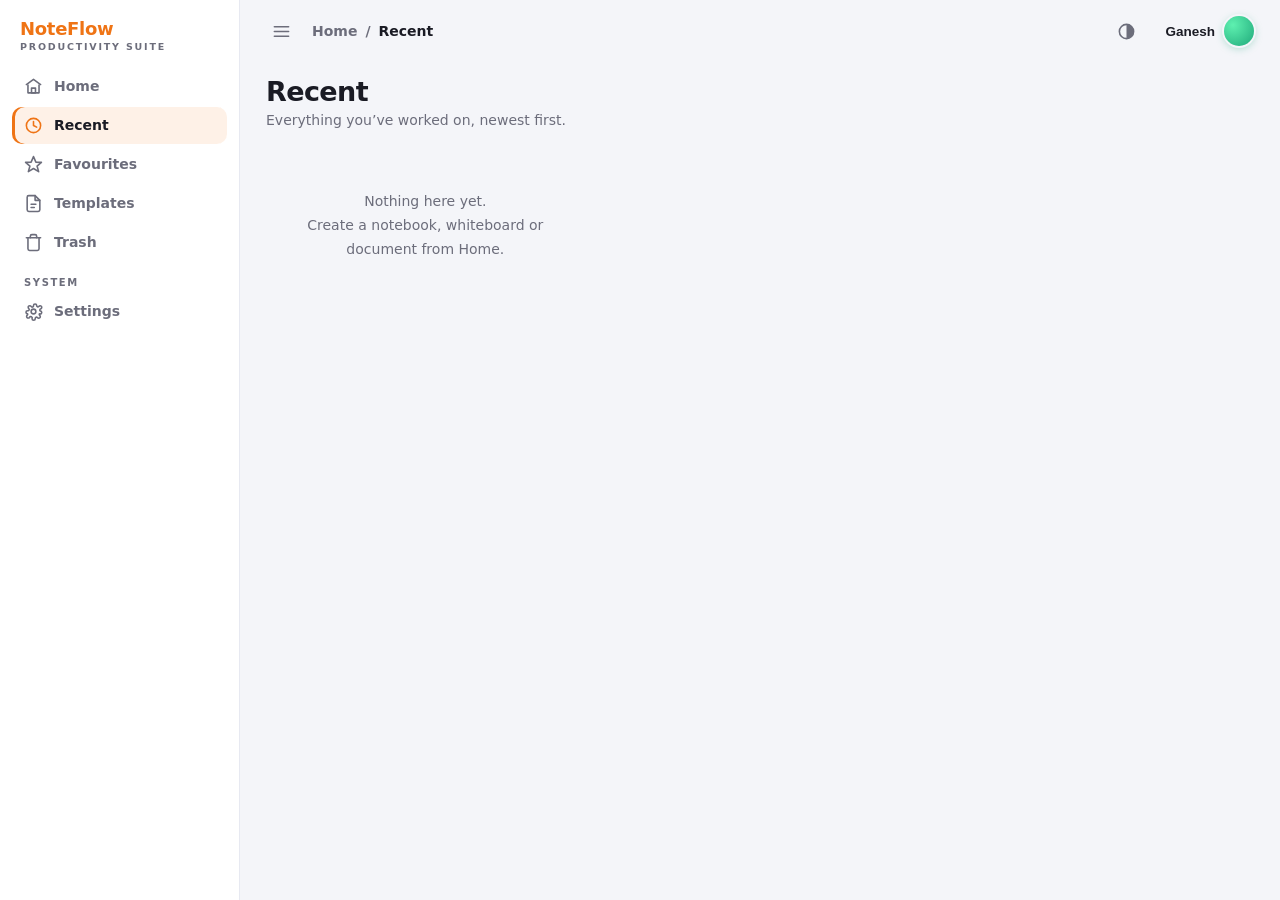
<file: recent.html>
<!DOCTYPE html>
<html lang="en" data-theme="light">
<head>
<meta charset="UTF-8">
<meta name="viewport" content="width=device-width, initial-scale=1.0">
<title>NoteFlow — Recent</title>
<link rel="stylesheet" href="css/styles.css">
<link rel="stylesheet" href="css/orange.css">
<style>
  .empty{color:var(--mute);font-size:14px;padding:40px 4px;text-align:center;line-height:1.7}
  .nbcard .fav-btn{position:absolute;top:10px;right:10px;width:28px;height:28px;border:none;border-radius:8px;background:var(--elev);color:var(--mute);cursor:pointer;display:none;place-items:center}
  .nbcard:hover .fav-btn,.nbcard .fav-btn.on{display:grid}
  .fav-btn .i{width:16px;height:16px;fill:none;stroke:currentColor;stroke-width:2}
  .fav-btn.on{color:var(--primary)}
  .fav-btn.on .i{fill:var(--primary);stroke:var(--primary)}
  .fav-btn:hover{color:var(--primary)}
</style>
</head>
<body>
<svg width="0" height="0" style="position:absolute" aria-hidden="true"><defs>
  <symbol id="ic-menu" viewBox="0 0 24 24"><line x1="3" y1="6" x2="21" y2="6"/><line x1="3" y1="12" x2="21" y2="12"/><line x1="3" y1="18" x2="21" y2="18"/></symbol>
  <symbol id="ic-home" viewBox="0 0 24 24"><path d="M3 9.5 12 3l9 6.5"/><path d="M5 10v10h14V10"/><rect x="9.5" y="14" width="5" height="6"/></symbol>
  <symbol id="ic-clock" viewBox="0 0 24 24"><circle cx="12" cy="12" r="9"/><polyline points="12 7 12 12 16 14"/></symbol>
  <symbol id="ic-star" viewBox="0 0 24 24"><polygon points="12 2 15 9 22 9.3 16.5 14 18.5 21 12 17 5.5 21 7.5 14 2 9.3 9 9"/></symbol>
  <symbol id="ic-template" viewBox="0 0 24 24"><path d="M14 2H6a2 2 0 0 0-2 2v16a2 2 0 0 0 2 2h12a2 2 0 0 0 2-2V8z"/><polyline points="14 2 14 8 20 8"/><line x1="9" y1="13" x2="15" y2="13"/><line x1="9" y1="17" x2="13" y2="17"/></symbol>
  <symbol id="ic-trash" viewBox="0 0 24 24"><polyline points="3 6 5 6 21 6"/><path d="M19 6v14a2 2 0 0 1-2 2H7a2 2 0 0 1-2-2V6m3 0V4a2 2 0 0 1 2-2h4a2 2 0 0 1 2 2v2"/></symbol>
  <symbol id="ic-gear" viewBox="0 0 24 24"><circle cx="12" cy="12" r="3"/><path d="M19.4 15a1.6 1.6 0 0 0 .3 1.8l.1.1a2 2 0 1 1-2.8 2.8l-.1-.1a1.6 1.6 0 0 0-2.7 1.1V21a2 2 0 0 1-4 0v-.1A1.6 1.6 0 0 0 7 19.4l-.1.1a2 2 0 1 1-2.8-2.8l.1-.1A1.6 1.6 0 0 0 4.6 15H4.5a2 2 0 0 1 0-4h.1A1.6 1.6 0 0 0 6.2 8.4l-.1-.1a2 2 0 1 1 2.8-2.8l.1.1A1.6 1.6 0 0 0 12 4.6V4.5a2 2 0 0 1 4 0v.1a1.6 1.6 0 0 0 2.7 1.1l.1-.1a2 2 0 1 1 2.8 2.8l-.1.1a1.6 1.6 0 0 0-1.1 2.7v.1a2 2 0 0 1 0 4z"/></symbol>
  <symbol id="ic-contrast" viewBox="0 0 24 24"><circle cx="12" cy="12" r="9"/><path d="M12 3v18a9 9 0 0 0 0-18z" fill="currentColor" stroke="none"/></symbol>
  <symbol id="ic-book" viewBox="0 0 24 24"><path d="M4 19.5A2.5 2.5 0 0 1 6.5 17H20"/><path d="M6.5 2H20v20H6.5A2.5 2.5 0 0 1 4 19.5v-15A2.5 2.5 0 0 1 6.5 2Z"/></symbol>
  <symbol id="ic-board" viewBox="0 0 24 24"><rect x="3" y="4" width="18" height="13" rx="2"/><line x1="12" y1="17" x2="12" y2="21"/><line x1="8" y1="21" x2="16" y2="21"/></symbol>
  <symbol id="ic-doc" viewBox="0 0 24 24"><path d="M14 2H6a2 2 0 0 0-2 2v16a2 2 0 0 0 2 2h12a2 2 0 0 0 2-2V8z"/><polyline points="14 2 14 8 20 8"/><line x1="8" y1="13" x2="16" y2="13"/><line x1="8" y1="17" x2="13" y2="17"/></symbol>
  <symbol id="ic-logout" viewBox="0 0 24 24"><path d="M9 21H5a2 2 0 0 1-2-2V5a2 2 0 0 1 2-2h4"/><polyline points="16 17 21 12 16 7"/><line x1="21" y1="12" x2="9" y2="12"/></symbol>
</defs></svg>

<div class="app">
  <aside class="sidebar" id="sidebar">
    <a class="brand" href="index.html"><span class="bname">NoteFlow</span><span class="bsub">PRODUCTIVITY SUITE</span></a>
    <nav class="sb-nav">
      <a class="nav-item" data-tip="Home" href="index.html"><svg class="i"><use href="#ic-home"/></svg><span class="label">Home</span></a>
      <a class="nav-item active" data-tip="Recent" href="recent.html"><svg class="i"><use href="#ic-clock"/></svg><span class="label">Recent</span></a>
      <a class="nav-item" data-tip="Favourites" href="favourites.html"><svg class="i"><use href="#ic-star"/></svg><span class="label">Favourites</span></a>
      <a class="nav-item" data-tip="Templates" href="templates.html"><svg class="i"><use href="#ic-template"/></svg><span class="label">Templates</span></a>
      <a class="nav-item" data-tip="Trash" href="trash.html"><svg class="i"><use href="#ic-trash"/></svg><span class="label">Trash</span></a>
    </nav>
    <nav class="sb-nav">
      <div class="nav-label">SYSTEM</div>
      <a class="nav-item" data-tip="Settings" href="settings.html"><svg class="i"><use href="#ic-gear"/></svg><span class="label">Settings</span></a>
    </nav>
    <div class="sb-spacer"></div>
  </aside>

  <main class="main">
    <header class="topbar">
      <button class="panel-toggle" id="panelToggle" title="Toggle menu"><svg class="i"><use href="#ic-menu"/></svg></button>
      <div class="crumb" style="display:flex;align-items:center;gap:8px;font-weight:600"><a href="index.html" style="color:var(--mute);text-decoration:none">Home</a><span style="color:var(--mute)">/</span><span>Recent</span></div>
      <div class="top-right">
        <button class="icon-btn" id="themeBtn" title="Theme"><svg class="i"><use href="#ic-contrast"/></svg></button>
        <div class="profile">
          <button class="huser" id="avatarBtn"><span class="uname">Ganesh</span><span class="ava-green"></span></button>
          <div class="profile-menu" id="profileMenu" hidden>
            <div class="pm-head"><span class="pm-ava">G</span><div><div class="pm-name">Ganesh</div><div class="pm-email">ganesh@noteflow.app</div></div></div>
            <div class="pm-divider"></div>
            <a class="pm-row" href="index.html"><svg class="i"><use href="#ic-home"/></svg> Back to Home</a>
            <a class="pm-row" href="settings.html"><svg class="i"><use href="#ic-gear"/></svg> Settings</a>
          </div>
        </div>
      </div>
    </header>
    <section class="content">
      <div class="page-head"><div>
        <h2 class="ph-title">Recent</h2>
        <p class="ph-sub">Everything you’ve worked on, newest first.</p>
      </div></div>
      <div class="card-grid" id="grid"></div>
    </section>
  </main>
  <div class="scrim" id="scrim"></div>
</div>

<script src="js/shell.js"></script>
<script>
(function(){
  const NF=window.NF, grid=document.getElementById('grid');
  function card(f){ return '<div class="ncard nbcard libcard" data-open="'+NF.esc(f.open)+'" data-id="'+NF.esc(f.id)+'">'+
    '<div class="nc-top"><span class="nc-ico '+f.cls+'"><svg class="i"><use href="#'+f.icon+'"/></svg></span><span class="nc-time">'+NF.timeAgo(f.updated)+'</span></div>'+
    '<h3>'+NF.esc(f.title)+'</h3>'+
    '<p style="text-transform:capitalize">'+NF.esc(f.type)+' · '+NF.esc(f.sub)+'</p>'+
    '<button class="fav-btn'+(NF.isFav(f.id)?' on':'')+'" title="Favourite"><svg class="i"><use href="#ic-star"/></svg></button>'+
    '</div>'; }
  function render(){
    const files=NF.allFiles();
    if(!files.length){ grid.innerHTML='<div class="empty">Nothing here yet.<br>Create a notebook, whiteboard or document from Home.</div>'; return; }
    grid.innerHTML=files.map(card).join('');
    grid.querySelectorAll('.libcard').forEach(el=>{
      el.onclick=()=>location.href=el.dataset.open;
      const fav=el.querySelector('.fav-btn'); if(fav) fav.onclick=(e)=>{ e.stopPropagation(); const on=NF.toggleFav(el.dataset.id); fav.classList.toggle('on',on); };
    });
  }
  render();
})();
</script>
</body>
</html>
</file>
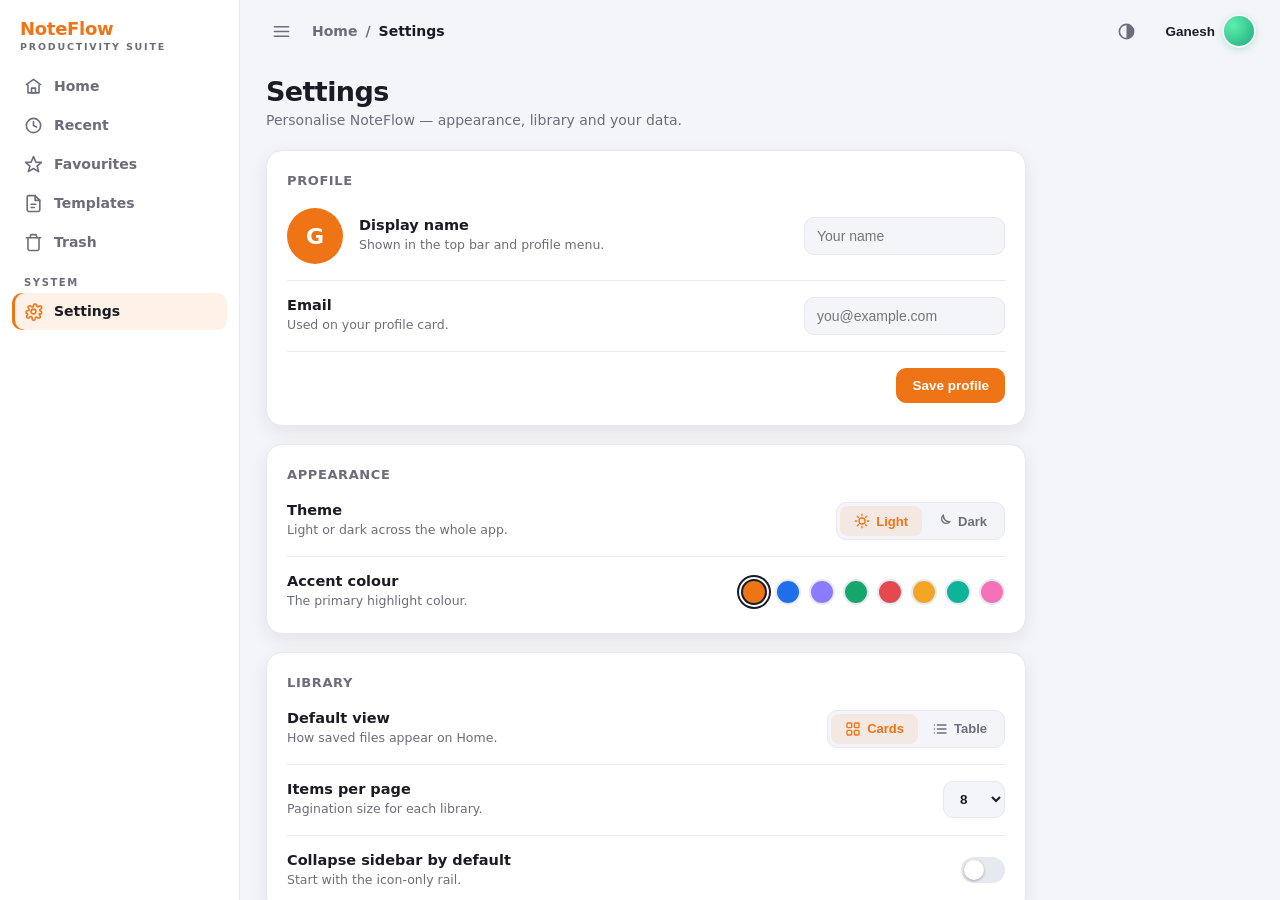
<file: settings.html>
<!DOCTYPE html>
<html lang="en" data-theme="light">
<head>
<meta charset="UTF-8">
<meta name="viewport" content="width=device-width, initial-scale=1.0">
<title>NoteFlow — Settings</title>
<link rel="stylesheet" href="css/styles.css">
<link rel="stylesheet" href="css/orange.css">
<style>
  .set-wrap{max-width:760px}
  .set-card{background:var(--surface);border:1px solid var(--line);border-radius:16px;box-shadow:var(--shadow-sm);padding:6px 20px;margin-bottom:18px}
  .set-card h3{font-size:13px;text-transform:uppercase;letter-spacing:.6px;color:var(--mute);font-weight:700;padding:16px 0 4px}
  .set-row{display:flex;align-items:center;gap:16px;padding:16px 0;border-top:1px solid var(--line)}
  .set-row:first-of-type{border-top:none}
  .set-row .sr-main{flex:1;min-width:0}
  .sr-label{font-size:14.5px;font-weight:600}
  .sr-desc{font-size:12.5px;color:var(--mute);margin-top:3px;line-height:1.5}
  .sr-ctrl{flex:none;display:flex;align-items:center;gap:10px}

  .seg{display:inline-flex;background:var(--bg);border:1px solid var(--line);border-radius:10px;padding:3px}
  .seg button{display:inline-flex;align-items:center;gap:6px;border:none;background:transparent;color:var(--mute);font-weight:600;font-size:13px;padding:7px 14px;border-radius:8px;cursor:pointer}
  .seg button.active{background:var(--primary-soft);color:var(--primary)}
  .seg .i{width:16px;height:16px;fill:none;stroke:currentColor;stroke-width:2}

  .swatches{display:flex;gap:8px}
  .swatch{width:26px;height:26px;border-radius:50%;border:2px solid var(--line);cursor:pointer;padding:0}
  .swatch.sel{border-color:var(--text);box-shadow:0 0 0 2px var(--surface),0 0 0 4px var(--text)}

  .set-input{width:100%;max-width:280px;padding:10px 12px;border:1px solid var(--line);border-radius:10px;background:var(--bg);color:var(--text);font-size:14px;outline:none}
  .set-input:focus{border-color:var(--primary);box-shadow:var(--ring,0 0 0 3px var(--primary-soft))}
  .set-select{padding:9px 12px;border:1px solid var(--line);border-radius:10px;background:var(--bg);color:var(--text);font-size:13.5px;font-weight:600;cursor:pointer}

  /* toggle switch */
  .switch{position:relative;width:44px;height:26px;flex:none;cursor:pointer}
  .switch input{opacity:0;width:0;height:0}
  .switch .track{position:absolute;inset:0;background:var(--line);border-radius:20px;transition:.15s}
  .switch .thumb{position:absolute;top:3px;left:3px;width:20px;height:20px;background:#fff;border-radius:50%;transition:.15s;box-shadow:0 1px 3px rgba(0,0,0,.3)}
  .switch input:checked + .track{background:var(--primary)}
  .switch input:checked + .track + .thumb{transform:translateX(18px)}

  .btn{display:inline-flex;align-items:center;gap:7px;border:1px solid var(--line);background:var(--surface);color:var(--text);font-weight:600;font-size:13.5px;padding:9px 15px;border-radius:10px;cursor:pointer;text-decoration:none}
  .btn:hover{border-color:var(--primary);color:var(--primary)}
  .btn .i{width:16px;height:16px;fill:none;stroke:currentColor;stroke-width:2}
  .btn.primary{background:var(--primary);border-color:var(--primary);color:#fff}
  .btn.primary:hover{filter:brightness(1.05);color:#fff}
  .btn.danger{border-color:rgba(229,72,77,.5);color:#e5484d}
  .btn.danger:hover{background:rgba(229,72,77,.12)}

  .avatar-lg{width:56px;height:56px;border-radius:50%;background:var(--primary);color:#fff;display:grid;place-items:center;font-size:22px;font-weight:800;flex:none}

  .storage-bar{height:10px;border-radius:6px;background:var(--elev);overflow:hidden;margin:8px 0 6px}
  .storage-fill{height:100%;background:var(--primary);border-radius:6px;transition:width .3s}
  .storage-txt{font-size:12.5px;color:var(--mute)}

  .about-feats{display:grid;grid-template-columns:repeat(2,1fr);gap:6px 18px;font-size:13px;color:var(--mute);padding:6px 0 14px}
  .about-feats span{display:flex;align-items:center;gap:8px}
  .about-feats .dot{width:6px;height:6px;border-radius:50%;background:var(--primary);flex:none}
  .toast{position:fixed;bottom:22px;left:50%;transform:translateX(-50%) translateY(20px);background:var(--text);color:var(--bg);font-size:13.5px;font-weight:600;padding:10px 18px;border-radius:10px;box-shadow:var(--shadow);opacity:0;pointer-events:none;transition:.2s;z-index:200}
  .toast.show{opacity:1;transform:translateX(-50%) translateY(0)}
  @media(max-width:560px){ .set-row{flex-wrap:wrap} .about-feats{grid-template-columns:1fr} }
</style>
</head>
<body>

<svg width="0" height="0" style="position:absolute" aria-hidden="true"><defs>
  <symbol id="ic-menu" viewBox="0 0 24 24"><line x1="3" y1="6" x2="21" y2="6"/><line x1="3" y1="12" x2="21" y2="12"/><line x1="3" y1="18" x2="21" y2="18"/></symbol>
  <symbol id="ic-home" viewBox="0 0 24 24"><path d="M3 9.5 12 3l9 6.5"/><path d="M5 10v10h14V10"/><rect x="9.5" y="14" width="5" height="6"/></symbol>
  <symbol id="ic-clock" viewBox="0 0 24 24"><circle cx="12" cy="12" r="9"/><polyline points="12 7 12 12 16 14"/></symbol>
  <symbol id="ic-star" viewBox="0 0 24 24"><polygon points="12 2 15 9 22 9.3 16.5 14 18.5 21 12 17 5.5 21 7.5 14 2 9.3 9 9"/></symbol>
  <symbol id="ic-book" viewBox="0 0 24 24"><path d="M4 19.5A2.5 2.5 0 0 1 6.5 17H20"/><path d="M6.5 2H20v20H6.5A2.5 2.5 0 0 1 4 19.5v-15A2.5 2.5 0 0 1 6.5 2Z"/></symbol>
  <symbol id="ic-template" viewBox="0 0 24 24"><path d="M14 2H6a2 2 0 0 0-2 2v16a2 2 0 0 0 2 2h12a2 2 0 0 0 2-2V8z"/><polyline points="14 2 14 8 20 8"/><line x1="9" y1="13" x2="15" y2="13"/><line x1="9" y1="17" x2="13" y2="17"/></symbol>
  <symbol id="ic-trash" viewBox="0 0 24 24"><polyline points="3 6 5 6 21 6"/><path d="M19 6v14a2 2 0 0 1-2 2H7a2 2 0 0 1-2-2V6m3 0V4a2 2 0 0 1 2-2h4a2 2 0 0 1 2 2v2"/></symbol>
  <symbol id="ic-gear" viewBox="0 0 24 24"><circle cx="12" cy="12" r="3"/><path d="M19.4 15a1.6 1.6 0 0 0 .3 1.8l.1.1a2 2 0 1 1-2.8 2.8l-.1-.1a1.6 1.6 0 0 0-2.7 1.1V21a2 2 0 0 1-4 0v-.1A1.6 1.6 0 0 0 7 19.4l-.1.1a2 2 0 1 1-2.8-2.8l.1-.1A1.6 1.6 0 0 0 4.6 15H4.5a2 2 0 0 1 0-4h.1A1.6 1.6 0 0 0 6.2 8.4l-.1-.1a2 2 0 1 1 2.8-2.8l.1.1A1.6 1.6 0 0 0 12 4.6V4.5a2 2 0 0 1 4 0v.1a1.6 1.6 0 0 0 2.7 1.1l.1-.1a2 2 0 1 1 2.8 2.8l-.1.1a1.6 1.6 0 0 0-1.1 2.7v.1a2 2 0 0 1 0 4z"/></symbol>
  <symbol id="ic-contrast" viewBox="0 0 24 24"><circle cx="12" cy="12" r="9"/><path d="M12 3v18a9 9 0 0 0 0-18z" fill="currentColor" stroke="none"/></symbol>
  <symbol id="ic-sun" viewBox="0 0 24 24"><circle cx="12" cy="12" r="4.5"/><path d="M12 2v2M12 20v2M4 12H2M22 12h-2M5 5l1.5 1.5M17.5 17.5 19 19M19 5l-1.5 1.5M6.5 17.5 5 19"/></symbol>
  <symbol id="ic-moon" viewBox="0 0 24 24"><path d="M21 12.8A8.5 8.5 0 0 1 11.2 3 7 7 0 1 0 21 12.8z"/></symbol>
  <symbol id="ic-grid" viewBox="0 0 24 24"><rect x="3" y="3" width="7" height="7" rx="1.5"/><rect x="14" y="3" width="7" height="7" rx="1.5"/><rect x="3" y="14" width="7" height="7" rx="1.5"/><rect x="14" y="14" width="7" height="7" rx="1.5"/></symbol>
  <symbol id="ic-list" viewBox="0 0 24 24"><line x1="8" y1="6" x2="21" y2="6"/><line x1="8" y1="12" x2="21" y2="12"/><line x1="8" y1="18" x2="21" y2="18"/><line x1="3.5" y1="6" x2="3.51" y2="6"/><line x1="3.5" y1="12" x2="3.51" y2="12"/><line x1="3.5" y1="18" x2="3.51" y2="18"/></symbol>
  <symbol id="ic-download" viewBox="0 0 24 24"><path d="M21 15v4a2 2 0 0 1-2 2H5a2 2 0 0 1-2-2v-4"/><polyline points="7 10 12 15 17 10"/><line x1="12" y1="15" x2="12" y2="3"/></symbol>
  <symbol id="ic-upload" viewBox="0 0 24 24"><path d="M21 15v4a2 2 0 0 1-2 2H5a2 2 0 0 1-2-2v-4"/><polyline points="17 8 12 3 7 8"/><line x1="12" y1="3" x2="12" y2="15"/></symbol>
  <symbol id="ic-logout" viewBox="0 0 24 24"><path d="M9 21H5a2 2 0 0 1-2-2V5a2 2 0 0 1 2-2h4"/><polyline points="16 17 21 12 16 7"/><line x1="21" y1="12" x2="9" y2="12"/></symbol>
  <symbol id="ic-spark" viewBox="0 0 24 24"><path d="M11 3 12.6 7.4 17 9l-4.4 1.6L11 15l-1.6-4.4L5 9l4.4-1.6z"/></symbol>
  <symbol id="ic-contrast2" viewBox="0 0 24 24"><circle cx="12" cy="12" r="9"/></symbol>
</defs></svg>

<div class="app">
  <!-- ===== SIDEBAR ===== -->
  <aside class="sidebar" id="sidebar">
    <a class="brand" href="index.html"><span class="bname">NoteFlow</span><span class="bsub">PRODUCTIVITY SUITE</span></a>
    <nav class="sb-nav">
      <a class="nav-item" data-tip="Home" href="index.html"><svg class="i"><use href="#ic-home"/></svg><span class="label">Home</span></a>
      <a class="nav-item" data-tip="Recent" href="recent.html"><svg class="i"><use href="#ic-clock"/></svg><span class="label">Recent</span></a>
      <a class="nav-item" data-tip="Favourites" href="favourites.html"><svg class="i"><use href="#ic-star"/></svg><span class="label">Favourites</span></a>
      <a class="nav-item" data-tip="Templates" href="templates.html"><svg class="i"><use href="#ic-template"/></svg><span class="label">Templates</span></a>
      <a class="nav-item" data-tip="Trash" href="trash.html"><svg class="i"><use href="#ic-trash"/></svg><span class="label">Trash</span></a>
    </nav>
    <nav class="sb-nav">
      <div class="nav-label">SYSTEM</div>
      <a class="nav-item active" data-tip="Settings" href="settings.html"><svg class="i"><use href="#ic-gear"/></svg><span class="label">Settings</span></a>
    </nav>
    <div class="sb-spacer"></div>
  </aside>

  <!-- ===== MAIN ===== -->
  <main class="main">
    <header class="topbar">
      <button class="panel-toggle" id="panelToggle" title="Toggle menu"><svg class="i"><use href="#ic-menu"/></svg></button>
      <div class="crumb" style="display:flex;align-items:center;gap:8px;font-weight:600"><a href="index.html" style="color:var(--mute);text-decoration:none">Home</a><span style="color:var(--mute)">/</span><span>Settings</span></div>
      <div class="top-right">
        <button class="icon-btn" id="themeBtn" title="Theme"><svg class="i"><use href="#ic-contrast"/></svg></button>
        <div class="profile">
          <button class="huser" id="avatarBtn"><span class="uname" id="tbName">Ganesh</span><span class="ava-green"></span></button>
          <div class="profile-menu" id="profileMenu" hidden>
            <div class="pm-head"><span class="pm-ava" id="pmAva">G</span>
              <div><div class="pm-name" id="pmName">Ganesh</div><div class="pm-email" id="pmEmail">ganesh@noteflow.app</div></div></div>
            <div class="pm-divider"></div>
            <a class="pm-row" href="index.html"><svg class="i"><use href="#ic-home"/></svg> Back to Home</a>
            <button class="pm-row danger"><svg class="i"><use href="#ic-logout"/></svg> Sign out</button>
          </div>
        </div>
      </div>
    </header>

    <section class="content">
      <div class="page-head">
        <div>
          <h2 class="ph-title">Settings</h2>
          <p class="ph-sub">Personalise NoteFlow — appearance, library and your data.</p>
        </div>
      </div>

      <div class="set-wrap">

        <!-- Profile -->
        <div class="set-card">
          <h3>Profile</h3>
          <div class="set-row">
            <span class="avatar-lg" id="avaPreview">G</span>
            <div class="sr-main">
              <div class="sr-label">Display name</div>
              <div class="sr-desc">Shown in the top bar and profile menu.</div>
            </div>
            <div class="sr-ctrl"><input class="set-input" id="inName" type="text" placeholder="Your name"></div>
          </div>
          <div class="set-row">
            <div class="sr-main"><div class="sr-label">Email</div><div class="sr-desc">Used on your profile card.</div></div>
            <div class="sr-ctrl"><input class="set-input" id="inEmail" type="email" placeholder="you@example.com"></div>
          </div>
          <div class="set-row">
            <div class="sr-main"></div>
            <div class="sr-ctrl"><button class="btn primary" id="saveProfile">Save profile</button></div>
          </div>
        </div>

        <!-- Appearance -->
        <div class="set-card">
          <h3>Appearance</h3>
          <div class="set-row">
            <div class="sr-main"><div class="sr-label">Theme</div><div class="sr-desc">Light or dark across the whole app.</div></div>
            <div class="sr-ctrl">
              <div class="seg" id="themeSeg">
                <button data-theme="light"><svg class="i"><use href="#ic-sun"/></svg> Light</button>
                <button data-theme="dark"><svg class="i"><use href="#ic-moon"/></svg> Dark</button>
              </div>
            </div>
          </div>
          <div class="set-row">
            <div class="sr-main"><div class="sr-label">Accent colour</div><div class="sr-desc">The primary highlight colour.</div></div>
            <div class="sr-ctrl"><div class="swatches" id="accentSwatches"></div></div>
          </div>
        </div>

        <!-- Library -->
        <div class="set-card">
          <h3>Library</h3>
          <div class="set-row">
            <div class="sr-main"><div class="sr-label">Default view</div><div class="sr-desc">How saved files appear on Home.</div></div>
            <div class="sr-ctrl">
              <div class="seg" id="viewSeg">
                <button data-view="card"><svg class="i"><use href="#ic-grid"/></svg> Cards</button>
                <button data-view="table"><svg class="i"><use href="#ic-list"/></svg> Table</button>
              </div>
            </div>
          </div>
          <div class="set-row">
            <div class="sr-main"><div class="sr-label">Items per page</div><div class="sr-desc">Pagination size for each library.</div></div>
            <div class="sr-ctrl">
              <select class="set-select" id="pageSize"><option>6</option><option>8</option><option>12</option><option>20</option></select>
            </div>
          </div>
          <div class="set-row">
            <div class="sr-main"><div class="sr-label">Collapse sidebar by default</div><div class="sr-desc">Start with the icon-only rail.</div></div>
            <div class="sr-ctrl"><label class="switch"><input type="checkbox" id="swCollapse"><span class="track"></span><span class="thumb"></span></label></div>
          </div>
        </div>

        <!-- Data -->
        <div class="set-card">
          <h3>Data &amp; storage</h3>
          <div class="set-row">
            <div class="sr-main">
              <div class="sr-label">Storage used</div>
              <div class="storage-bar"><div class="storage-fill" id="storageFill" style="width:0%"></div></div>
              <div class="storage-txt" id="storageTxt">—</div>
            </div>
          </div>
          <div class="set-row">
            <div class="sr-main"><div class="sr-label">Backup</div><div class="sr-desc">Export everything to a JSON file, or import a backup.</div></div>
            <div class="sr-ctrl">
              <button class="btn" id="exportBtn"><svg class="i"><use href="#ic-download"/></svg> Export</button>
              <button class="btn" id="importBtn"><svg class="i"><use href="#ic-upload"/></svg> Import</button>
              <input type="file" id="importFile" accept="application/json" hidden>
            </div>
          </div>
          <div class="set-row">
            <div class="sr-main"><div class="sr-label">Reset</div><div class="sr-desc">Delete all notebooks, whiteboards, documents, quick notes and folders on this device.</div></div>
            <div class="sr-ctrl"><button class="btn danger" id="clearBtn"><svg class="i"><use href="#ic-trash"/></svg> Clear all data</button></div>
          </div>
        </div>

        <!-- About -->
        <div class="set-card">
          <h3>About</h3>
          <div class="set-row">
            <div class="sr-main">
              <div class="sr-label">NoteFlow <span style="color:var(--mute);font-weight:600">v2 · R&amp;D prototype</span></div>
              <div class="about-feats">
                <span><span class="dot"></span> Handwriting notebook</span>
                <span><span class="dot"></span> Rich text editor</span>
                <span><span class="dot"></span> Infinite whiteboard</span>
                <span><span class="dot"></span> Quick (sticky) notes</span>
                <span><span class="dot"></span> Folders &amp; libraries</span>
                <span><span class="dot"></span> Offline · localStorage</span>
              </div>
              <div class="sr-desc">Runs fully offline in your browser. No account or backend needed for the prototype.</div>
            </div>
          </div>
        </div>

      </div>
    </section>
  </main>
  <div class="scrim" id="scrim"></div>
</div>

<div class="toast" id="toast"></div>

<script>
(function(){
  const $ = s => document.querySelector(s);
  const root = document.documentElement;
  const ACCENTS = ['#ef7415','#1f6feb','#8b7bff','#16a86b','#e5484d','#f5a524','#0fb39a','#f472b6'];

  /* ---- apply saved prefs ---- */
  function hexSoft(hex){ const h=hex.replace('#',''); return 'rgba('+parseInt(h.substr(0,2),16)+','+parseInt(h.substr(2,2),16)+','+parseInt(h.substr(4,2),16)+',.15)'; }
  function applyAccent(hex){ if(hex){ root.style.setProperty('--primary',hex); root.style.setProperty('--primary-soft',hexSoft(hex)); } }
  root.dataset.theme = localStorage.getItem('nf2.theme') || 'light';
  applyAccent(localStorage.getItem('nf2.accent'));

  /* ---- shell: sidebar + profile menu + theme button ---- */
  const sidebar=$('#sidebar'), scrim=$('#scrim'), pt=$('#panelToggle');
  if(localStorage.getItem('nf2.collapsed')==='1') sidebar.classList.add('collapsed');
  pt.onclick=()=>{ if(window.innerWidth<=600){ sidebar.classList.toggle('open'); scrim.classList.toggle('show',sidebar.classList.contains('open')); }
    else { sidebar.classList.toggle('collapsed'); localStorage.setItem('nf2.collapsed', sidebar.classList.contains('collapsed')?'1':'0'); } };
  scrim.onclick=()=>{ sidebar.classList.remove('open'); scrim.classList.remove('show'); };
  const pMenu=$('#profileMenu');
  $('#avatarBtn').onclick=e=>{ e.stopPropagation(); pMenu.hidden=!pMenu.hidden; };
  document.addEventListener('click', e=>{ if(!pMenu.contains(e.target) && !$('#avatarBtn').contains(e.target)) pMenu.hidden=true; });
  $('#themeBtn').onclick=()=>setTheme(root.dataset.theme==='dark'?'light':'dark');

  let toastT=null;
  function toast(msg){ const t=$('#toast'); t.textContent=msg; t.classList.add('show'); clearTimeout(toastT); toastT=setTimeout(()=>t.classList.remove('show'),1800); }

  /* ---- profile ---- */
  function loadProfile(){ try{ return JSON.parse(localStorage.getItem('nf.profile'))||{}; }catch(e){ return {}; } }
  function applyProfileUI(){ const p=loadProfile(); const name=p.name||'Ganesh', email=p.email||'ganesh@noteflow.app', ini=(name.trim()[0]||'G').toUpperCase();
    $('#inName').value=p.name||''; $('#inEmail').value=p.email||'';
    $('#tbName').textContent=name; $('#pmName').textContent=name; $('#pmEmail').textContent=email; $('#pmAva').textContent=ini; $('#avaPreview').textContent=ini; }
  applyProfileUI();
  $('#inName').addEventListener('input', ()=>{ const v=($('#inName').value.trim()[0]||'G').toUpperCase(); $('#avaPreview').textContent=v; });
  $('#saveProfile').onclick=()=>{ const p={ name:$('#inName').value.trim(), email:$('#inEmail').value.trim() };
    localStorage.setItem('nf.profile', JSON.stringify(p)); applyProfileUI(); toast('Profile saved'); };

  /* ---- theme ---- */
  function setTheme(t){ root.dataset.theme=t; localStorage.setItem('nf2.theme',t); syncTheme(); }
  function syncTheme(){ document.querySelectorAll('#themeSeg button').forEach(b=>b.classList.toggle('active', b.dataset.theme===root.dataset.theme)); }
  document.querySelectorAll('#themeSeg button').forEach(b=> b.onclick=()=>setTheme(b.dataset.theme));
  syncTheme();

  /* ---- accent ---- */
  const swWrap=$('#accentSwatches'); let curAccent=localStorage.getItem('nf2.accent')||ACCENTS[0];
  ACCENTS.forEach(c=>{ const b=document.createElement('button'); b.className='swatch'; b.style.background=c; b.dataset.c=c;
    b.onclick=()=>{ curAccent=c; localStorage.setItem('nf2.accent',c); applyAccent(c); syncAccent(); toast('Accent updated'); };
    swWrap.appendChild(b); });
  function syncAccent(){ swWrap.querySelectorAll('.swatch').forEach(s=>s.classList.toggle('sel', s.dataset.c===curAccent)); }
  syncAccent();

  /* ---- library ---- */
  let curView=localStorage.getItem('nf2.libview')||'card';
  document.querySelectorAll('#viewSeg button').forEach(b=> b.onclick=()=>{ curView=b.dataset.view; localStorage.setItem('nf2.libview',curView); syncView(); });
  function syncView(){ document.querySelectorAll('#viewSeg button').forEach(b=>b.classList.toggle('active', b.dataset.view===curView)); }
  syncView();
  const pageSel=$('#pageSize'); pageSel.value = String(parseInt(localStorage.getItem('nf2.pagesize'),10)||8);
  pageSel.onchange=()=>{ localStorage.setItem('nf2.pagesize', pageSel.value); toast('Saved'); };
  const swC=$('#swCollapse'); swC.checked = localStorage.getItem('nf2.collapsed')==='1';
  swC.onchange=()=>{ localStorage.setItem('nf2.collapsed', swC.checked?'1':'0'); };

  /* ---- storage meter ---- */
  const NF_KEYS = () => { const ks=[]; for(let i=0;i<localStorage.length;i++){ const k=localStorage.key(i); if(k && (k.startsWith('nf.')||k.startsWith('nf2.'))) ks.push(k); } return ks; };
  function bytes(){ let n=0; NF_KEYS().forEach(k=>{ n += (k.length + (localStorage.getItem(k)||'').length); }); return n*2; }
  function fmtKB(b){ return b>1048576 ? (b/1048576).toFixed(2)+' MB' : Math.round(b/1024)+' KB'; }
  function updateStorage(){ const b=bytes(), quota=5*1024*1024; const pct=Math.min(100, Math.round(b/quota*100));
    $('#storageFill').style.width=pct+'%'; $('#storageTxt').textContent=fmtKB(b)+' used of ~5 MB ('+pct+'%) · '+NF_KEYS().length+' items'; }
  updateStorage();

  /* ---- export / import / clear ---- */
  $('#exportBtn').onclick=()=>{ const data={}; NF_KEYS().forEach(k=> data[k]=localStorage.getItem(k));
    const blob=new Blob([JSON.stringify({ _app:'NoteFlow', _v:2, data }, null, 2)], {type:'application/json'});
    const a=document.createElement('a'); a.href=URL.createObjectURL(blob); a.download='noteflow-backup.json'; a.click(); URL.revokeObjectURL(a.href); toast('Backup exported'); };
  $('#importBtn').onclick=()=>$('#importFile').click();
  $('#importFile').addEventListener('change', e=>{ const f=e.target.files[0]; if(!f) return; const r=new FileReader();
    r.onload=()=>{ try{ const parsed=JSON.parse(r.result); const data=parsed.data||parsed; if(typeof data!=='object') throw 0;
        if(!confirm('Import this backup? It will overwrite matching data on this device.')) return;
        Object.keys(data).forEach(k=>{ if(k.startsWith('nf.')||k.startsWith('nf2.')) localStorage.setItem(k, data[k]); });
        applyProfileUI(); updateStorage(); toast('Backup imported'); setTimeout(()=>location.reload(),700);
      }catch(err){ alert('That doesn’t look like a NoteFlow backup file.'); } };
    r.readAsText(f); e.target.value=''; });
  $('#clearBtn').onclick=()=>{ if(!confirm('Delete ALL NoteFlow data on this device? This cannot be undone.')) return;
    if(!confirm('Really delete everything? Your notebooks, whiteboards, documents, quick notes and folders will be gone.')) return;
    NF_KEYS().forEach(k=>{ if(k!=='nf2.theme'&&k!=='nf2.accent') localStorage.removeItem(k); });
    applyProfileUI(); updateStorage(); toast('All data cleared'); };
})();
</script>
</body>
</html>
</file>
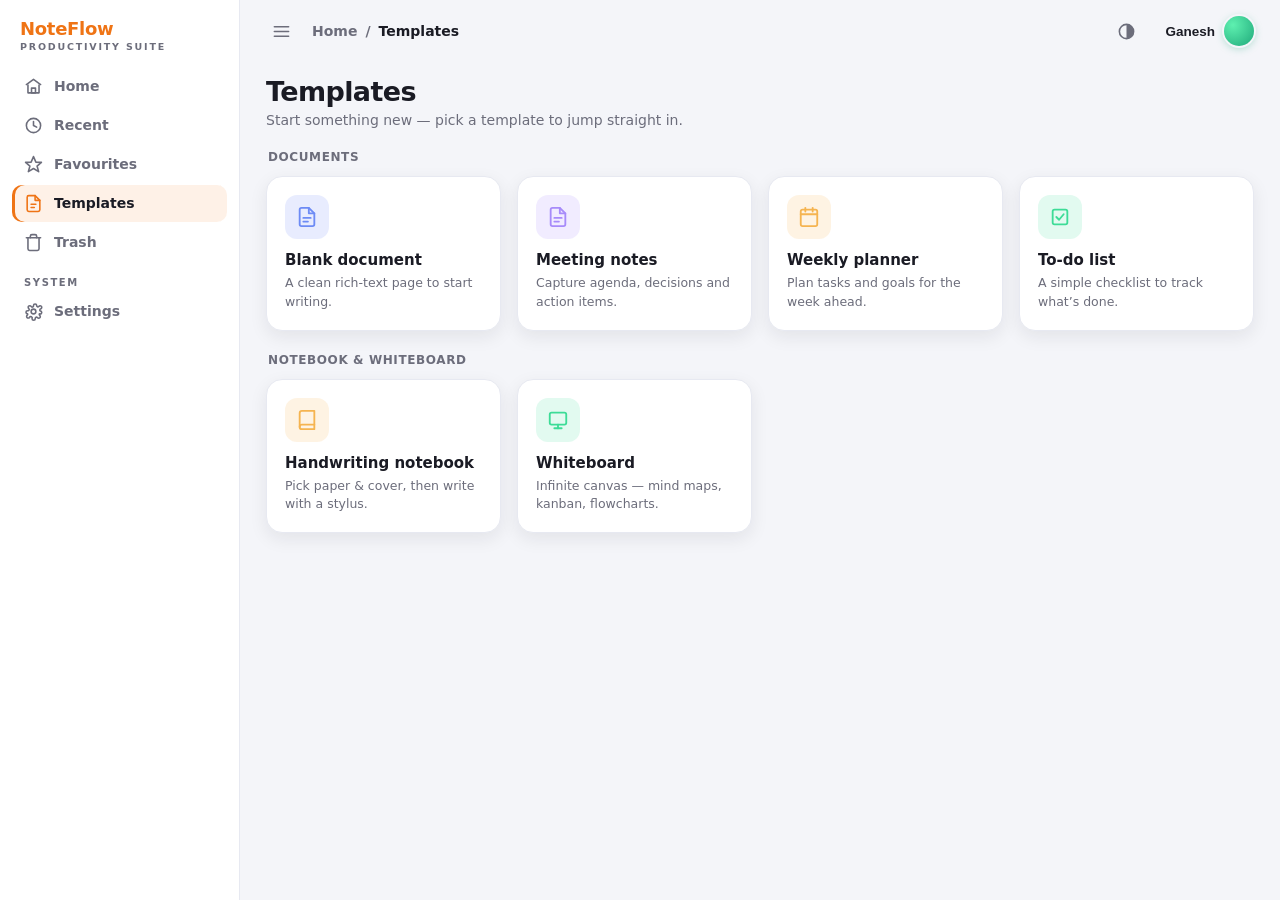
<file: templates.html>
<!DOCTYPE html>
<html lang="en" data-theme="light">
<head>
<meta charset="UTF-8">
<meta name="viewport" content="width=device-width, initial-scale=1.0">
<title>NoteFlow — Templates</title>
<link rel="stylesheet" href="css/styles.css">
<link rel="stylesheet" href="css/orange.css">
<style>
  .tpl-grid{display:grid;grid-template-columns:repeat(auto-fill,minmax(230px,1fr));gap:16px}
  .tpl-card{display:block;text-decoration:none;background:var(--surface);border:1px solid var(--line);border-radius:16px;padding:18px;cursor:pointer;transition:.16s;box-shadow:var(--shadow-sm)}
  .tpl-card:hover{transform:translateY(-4px);border-color:var(--primary);box-shadow:var(--shadow)}
  .tpl-ico{width:44px;height:44px;border-radius:12px;display:grid;place-items:center;margin-bottom:12px}
  .tpl-ico .i{width:22px;height:22px;fill:none;stroke:currentColor;stroke-width:2}
  .tpl-card h3{font-size:15px;font-weight:700;color:var(--text);margin-bottom:5px}
  .tpl-card p{font-size:12.5px;color:var(--mute);line-height:1.5}
  .tpl-group{font-size:12px;text-transform:uppercase;letter-spacing:.6px;color:var(--mute);font-weight:700;margin:8px 2px 12px}
</style>
</head>
<body>
<svg width="0" height="0" style="position:absolute" aria-hidden="true"><defs>
  <symbol id="ic-menu" viewBox="0 0 24 24"><line x1="3" y1="6" x2="21" y2="6"/><line x1="3" y1="12" x2="21" y2="12"/><line x1="3" y1="18" x2="21" y2="18"/></symbol>
  <symbol id="ic-home" viewBox="0 0 24 24"><path d="M3 9.5 12 3l9 6.5"/><path d="M5 10v10h14V10"/><rect x="9.5" y="14" width="5" height="6"/></symbol>
  <symbol id="ic-clock" viewBox="0 0 24 24"><circle cx="12" cy="12" r="9"/><polyline points="12 7 12 12 16 14"/></symbol>
  <symbol id="ic-star" viewBox="0 0 24 24"><polygon points="12 2 15 9 22 9.3 16.5 14 18.5 21 12 17 5.5 21 7.5 14 2 9.3 9 9"/></symbol>
  <symbol id="ic-template" viewBox="0 0 24 24"><path d="M14 2H6a2 2 0 0 0-2 2v16a2 2 0 0 0 2 2h12a2 2 0 0 0 2-2V8z"/><polyline points="14 2 14 8 20 8"/><line x1="9" y1="13" x2="15" y2="13"/><line x1="9" y1="17" x2="13" y2="17"/></symbol>
  <symbol id="ic-trash" viewBox="0 0 24 24"><polyline points="3 6 5 6 21 6"/><path d="M19 6v14a2 2 0 0 1-2 2H7a2 2 0 0 1-2-2V6m3 0V4a2 2 0 0 1 2-2h4a2 2 0 0 1 2 2v2"/></symbol>
  <symbol id="ic-gear" viewBox="0 0 24 24"><circle cx="12" cy="12" r="3"/><path d="M19.4 15a1.6 1.6 0 0 0 .3 1.8l.1.1a2 2 0 1 1-2.8 2.8l-.1-.1a1.6 1.6 0 0 0-2.7 1.1V21a2 2 0 0 1-4 0v-.1A1.6 1.6 0 0 0 7 19.4l-.1.1a2 2 0 1 1-2.8-2.8l.1-.1A1.6 1.6 0 0 0 4.6 15H4.5a2 2 0 0 1 0-4h.1A1.6 1.6 0 0 0 6.2 8.4l-.1-.1a2 2 0 1 1 2.8-2.8l.1.1A1.6 1.6 0 0 0 12 4.6V4.5a2 2 0 0 1 4 0v.1a1.6 1.6 0 0 0 2.7 1.1l.1-.1a2 2 0 1 1 2.8 2.8l-.1.1a1.6 1.6 0 0 0-1.1 2.7v.1a2 2 0 0 1 0 4z"/></symbol>
  <symbol id="ic-contrast" viewBox="0 0 24 24"><circle cx="12" cy="12" r="9"/><path d="M12 3v18a9 9 0 0 0 0-18z" fill="currentColor" stroke="none"/></symbol>
  <symbol id="ic-book" viewBox="0 0 24 24"><path d="M4 19.5A2.5 2.5 0 0 1 6.5 17H20"/><path d="M6.5 2H20v20H6.5A2.5 2.5 0 0 1 4 19.5v-15A2.5 2.5 0 0 1 6.5 2Z"/></symbol>
  <symbol id="ic-board" viewBox="0 0 24 24"><rect x="3" y="4" width="18" height="13" rx="2"/><line x1="12" y1="17" x2="12" y2="21"/><line x1="8" y1="21" x2="16" y2="21"/></symbol>
  <symbol id="ic-doc" viewBox="0 0 24 24"><path d="M14 2H6a2 2 0 0 0-2 2v16a2 2 0 0 0 2 2h12a2 2 0 0 0 2-2V8z"/><polyline points="14 2 14 8 20 8"/><line x1="8" y1="13" x2="16" y2="13"/><line x1="8" y1="17" x2="13" y2="17"/></symbol>
  <symbol id="ic-check" viewBox="0 0 24 24"><rect x="4" y="4" width="16" height="16" rx="2"/><polyline points="8 12 11 15 16 9"/></symbol>
  <symbol id="ic-calendar" viewBox="0 0 24 24"><rect x="3" y="4" width="18" height="18" rx="2"/><line x1="3" y1="9" x2="21" y2="9"/><line x1="8" y1="2" x2="8" y2="6"/><line x1="16" y1="2" x2="16" y2="6"/></symbol>
  <symbol id="ic-logout" viewBox="0 0 24 24"><path d="M9 21H5a2 2 0 0 1-2-2V5a2 2 0 0 1 2-2h4"/><polyline points="16 17 21 12 16 7"/><line x1="21" y1="12" x2="9" y2="12"/></symbol>
</defs></svg>

<div class="app">
  <aside class="sidebar" id="sidebar">
    <a class="brand" href="index.html"><span class="bname">NoteFlow</span><span class="bsub">PRODUCTIVITY SUITE</span></a>
    <nav class="sb-nav">
      <a class="nav-item" data-tip="Home" href="index.html"><svg class="i"><use href="#ic-home"/></svg><span class="label">Home</span></a>
      <a class="nav-item" data-tip="Recent" href="recent.html"><svg class="i"><use href="#ic-clock"/></svg><span class="label">Recent</span></a>
      <a class="nav-item" data-tip="Favourites" href="favourites.html"><svg class="i"><use href="#ic-star"/></svg><span class="label">Favourites</span></a>
      <a class="nav-item active" data-tip="Templates" href="templates.html"><svg class="i"><use href="#ic-template"/></svg><span class="label">Templates</span></a>
      <a class="nav-item" data-tip="Trash" href="trash.html"><svg class="i"><use href="#ic-trash"/></svg><span class="label">Trash</span></a>
    </nav>
    <nav class="sb-nav">
      <div class="nav-label">SYSTEM</div>
      <a class="nav-item" data-tip="Settings" href="settings.html"><svg class="i"><use href="#ic-gear"/></svg><span class="label">Settings</span></a>
    </nav>
    <div class="sb-spacer"></div>
  </aside>

  <main class="main">
    <header class="topbar">
      <button class="panel-toggle" id="panelToggle" title="Toggle menu"><svg class="i"><use href="#ic-menu"/></svg></button>
      <div class="crumb" style="display:flex;align-items:center;gap:8px;font-weight:600"><a href="index.html" style="color:var(--mute);text-decoration:none">Home</a><span style="color:var(--mute)">/</span><span>Templates</span></div>
      <div class="top-right">
        <button class="icon-btn" id="themeBtn" title="Theme"><svg class="i"><use href="#ic-contrast"/></svg></button>
        <div class="profile">
          <button class="huser" id="avatarBtn"><span class="uname">Ganesh</span><span class="ava-green"></span></button>
          <div class="profile-menu" id="profileMenu" hidden>
            <div class="pm-head"><span class="pm-ava">G</span><div><div class="pm-name">Ganesh</div><div class="pm-email">ganesh@noteflow.app</div></div></div>
            <div class="pm-divider"></div>
            <a class="pm-row" href="index.html"><svg class="i"><use href="#ic-home"/></svg> Back to Home</a>
            <a class="pm-row" href="settings.html"><svg class="i"><use href="#ic-gear"/></svg> Settings</a>
          </div>
        </div>
      </div>
    </header>
    <section class="content">
      <div class="page-head"><div>
        <h2 class="ph-title">Templates</h2>
        <p class="ph-sub">Start something new — pick a template to jump straight in.</p>
      </div></div>

      <div class="tpl-group">Documents</div>
      <div class="tpl-grid">
        <a class="tpl-card" href="editor-orange.html?title=Untitled+document"><span class="tpl-ico c-blue"><svg class="i"><use href="#ic-doc"/></svg></span><h3>Blank document</h3><p>A clean rich-text page to start writing.</p></a>
        <a class="tpl-card" href="editor-orange.html?title=Meeting+notes"><span class="tpl-ico c-violet"><svg class="i"><use href="#ic-doc"/></svg></span><h3>Meeting notes</h3><p>Capture agenda, decisions and action items.</p></a>
        <a class="tpl-card" href="editor-orange.html?title=Weekly+planner"><span class="tpl-ico c-amber"><svg class="i"><use href="#ic-calendar"/></svg></span><h3>Weekly planner</h3><p>Plan tasks and goals for the week ahead.</p></a>
        <a class="tpl-card" href="editor-orange.html?title=To-do+list"><span class="tpl-ico c-green"><svg class="i"><use href="#ic-check"/></svg></span><h3>To-do list</h3><p>A simple checklist to track what’s done.</p></a>
      </div>

      <div class="tpl-group" style="margin-top:22px">Notebook &amp; Whiteboard</div>
      <div class="tpl-grid">
        <a class="tpl-card" href="notebook-demo.html"><span class="tpl-ico c-amber"><svg class="i"><use href="#ic-book"/></svg></span><h3>Handwriting notebook</h3><p>Pick paper &amp; cover, then write with a stylus.</p></a>
        <a class="tpl-card" href="whiteboard-demo.html"><span class="tpl-ico c-green"><svg class="i"><use href="#ic-board"/></svg></span><h3>Whiteboard</h3><p>Infinite canvas — mind maps, kanban, flowcharts.</p></a>
      </div>
    </section>
  </main>
  <div class="scrim" id="scrim"></div>
</div>

<script src="js/shell.js"></script>
</body>
</html>
</file>
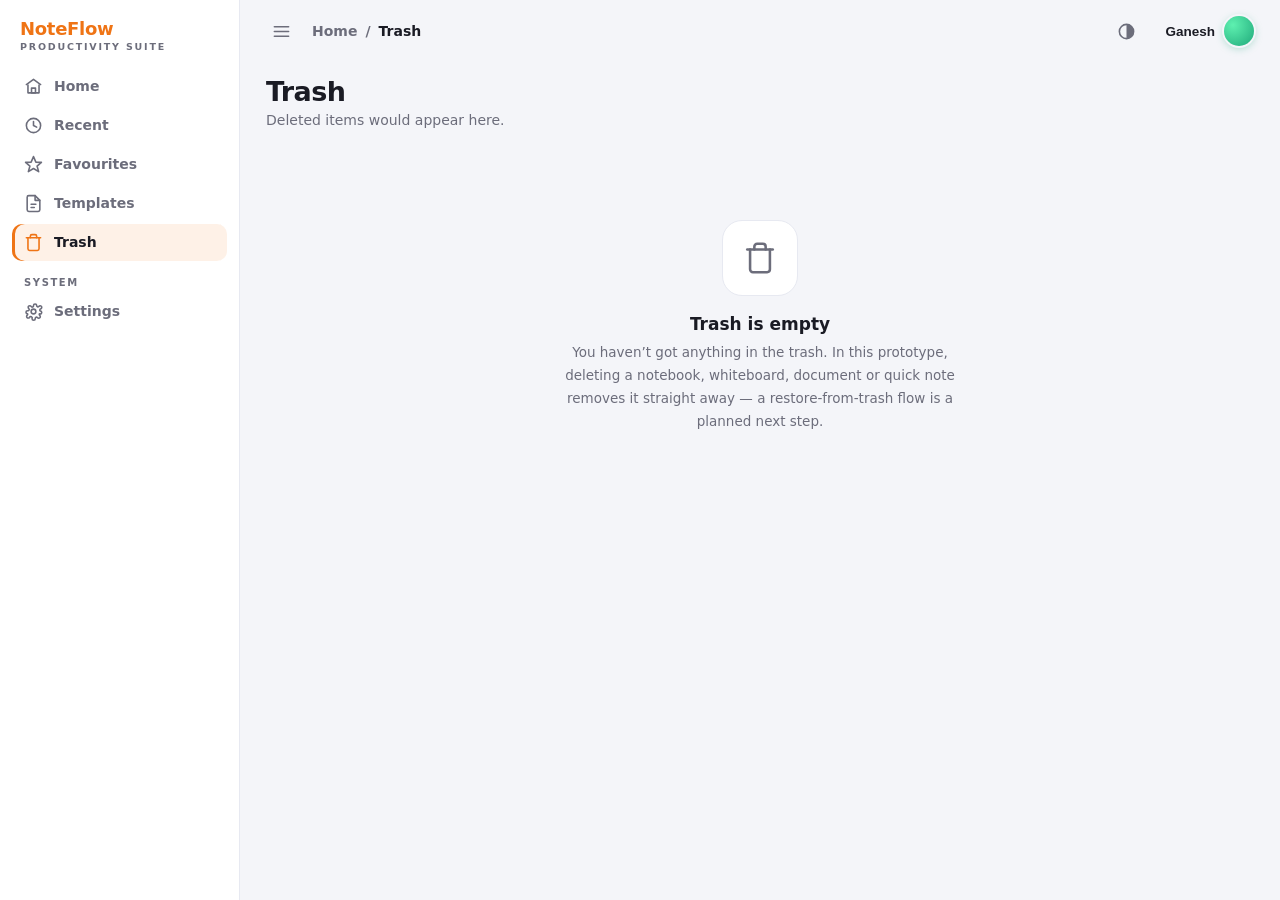
<file: trash.html>
<!DOCTYPE html>
<html lang="en" data-theme="light">
<head>
<meta charset="UTF-8">
<meta name="viewport" content="width=device-width, initial-scale=1.0">
<title>NoteFlow — Trash</title>
<link rel="stylesheet" href="css/styles.css">
<link rel="stylesheet" href="css/orange.css">
<style>
  .trash-empty{display:flex;flex-direction:column;align-items:center;justify-content:center;text-align:center;padding:70px 20px;color:var(--mute)}
  .trash-empty .big{width:76px;height:76px;border-radius:20px;background:var(--surface);border:1px solid var(--line);display:grid;place-items:center;margin-bottom:18px}
  .trash-empty .big .i{width:34px;height:34px;fill:none;stroke:var(--mute);stroke-width:1.8}
  .trash-empty h3{font-size:17px;font-weight:700;color:var(--text);margin-bottom:7px}
  .trash-empty p{font-size:13.5px;line-height:1.7;max-width:420px}
</style>
</head>
<body>
<svg width="0" height="0" style="position:absolute" aria-hidden="true"><defs>
  <symbol id="ic-menu" viewBox="0 0 24 24"><line x1="3" y1="6" x2="21" y2="6"/><line x1="3" y1="12" x2="21" y2="12"/><line x1="3" y1="18" x2="21" y2="18"/></symbol>
  <symbol id="ic-home" viewBox="0 0 24 24"><path d="M3 9.5 12 3l9 6.5"/><path d="M5 10v10h14V10"/><rect x="9.5" y="14" width="5" height="6"/></symbol>
  <symbol id="ic-clock" viewBox="0 0 24 24"><circle cx="12" cy="12" r="9"/><polyline points="12 7 12 12 16 14"/></symbol>
  <symbol id="ic-star" viewBox="0 0 24 24"><polygon points="12 2 15 9 22 9.3 16.5 14 18.5 21 12 17 5.5 21 7.5 14 2 9.3 9 9"/></symbol>
  <symbol id="ic-template" viewBox="0 0 24 24"><path d="M14 2H6a2 2 0 0 0-2 2v16a2 2 0 0 0 2 2h12a2 2 0 0 0 2-2V8z"/><polyline points="14 2 14 8 20 8"/><line x1="9" y1="13" x2="15" y2="13"/><line x1="9" y1="17" x2="13" y2="17"/></symbol>
  <symbol id="ic-trash" viewBox="0 0 24 24"><polyline points="3 6 5 6 21 6"/><path d="M19 6v14a2 2 0 0 1-2 2H7a2 2 0 0 1-2-2V6m3 0V4a2 2 0 0 1 2-2h4a2 2 0 0 1 2 2v2"/></symbol>
  <symbol id="ic-gear" viewBox="0 0 24 24"><circle cx="12" cy="12" r="3"/><path d="M19.4 15a1.6 1.6 0 0 0 .3 1.8l.1.1a2 2 0 1 1-2.8 2.8l-.1-.1a1.6 1.6 0 0 0-2.7 1.1V21a2 2 0 0 1-4 0v-.1A1.6 1.6 0 0 0 7 19.4l-.1.1a2 2 0 1 1-2.8-2.8l.1-.1A1.6 1.6 0 0 0 4.6 15H4.5a2 2 0 0 1 0-4h.1A1.6 1.6 0 0 0 6.2 8.4l-.1-.1a2 2 0 1 1 2.8-2.8l.1.1A1.6 1.6 0 0 0 12 4.6V4.5a2 2 0 0 1 4 0v.1a1.6 1.6 0 0 0 2.7 1.1l.1-.1a2 2 0 1 1 2.8 2.8l-.1.1a1.6 1.6 0 0 0-1.1 2.7v.1a2 2 0 0 1 0 4z"/></symbol>
  <symbol id="ic-contrast" viewBox="0 0 24 24"><circle cx="12" cy="12" r="9"/><path d="M12 3v18a9 9 0 0 0 0-18z" fill="currentColor" stroke="none"/></symbol>
  <symbol id="ic-logout" viewBox="0 0 24 24"><path d="M9 21H5a2 2 0 0 1-2-2V5a2 2 0 0 1 2-2h4"/><polyline points="16 17 21 12 16 7"/><line x1="21" y1="12" x2="9" y2="12"/></symbol>
</defs></svg>

<div class="app">
  <aside class="sidebar" id="sidebar">
    <a class="brand" href="index.html"><span class="bname">NoteFlow</span><span class="bsub">PRODUCTIVITY SUITE</span></a>
    <nav class="sb-nav">
      <a class="nav-item" data-tip="Home" href="index.html"><svg class="i"><use href="#ic-home"/></svg><span class="label">Home</span></a>
      <a class="nav-item" data-tip="Recent" href="recent.html"><svg class="i"><use href="#ic-clock"/></svg><span class="label">Recent</span></a>
      <a class="nav-item" data-tip="Favourites" href="favourites.html"><svg class="i"><use href="#ic-star"/></svg><span class="label">Favourites</span></a>
      <a class="nav-item" data-tip="Templates" href="templates.html"><svg class="i"><use href="#ic-template"/></svg><span class="label">Templates</span></a>
      <a class="nav-item active" data-tip="Trash" href="trash.html"><svg class="i"><use href="#ic-trash"/></svg><span class="label">Trash</span></a>
    </nav>
    <nav class="sb-nav">
      <div class="nav-label">SYSTEM</div>
      <a class="nav-item" data-tip="Settings" href="settings.html"><svg class="i"><use href="#ic-gear"/></svg><span class="label">Settings</span></a>
    </nav>
    <div class="sb-spacer"></div>
  </aside>

  <main class="main">
    <header class="topbar">
      <button class="panel-toggle" id="panelToggle" title="Toggle menu"><svg class="i"><use href="#ic-menu"/></svg></button>
      <div class="crumb" style="display:flex;align-items:center;gap:8px;font-weight:600"><a href="index.html" style="color:var(--mute);text-decoration:none">Home</a><span style="color:var(--mute)">/</span><span>Trash</span></div>
      <div class="top-right">
        <button class="icon-btn" id="themeBtn" title="Theme"><svg class="i"><use href="#ic-contrast"/></svg></button>
        <div class="profile">
          <button class="huser" id="avatarBtn"><span class="uname">Ganesh</span><span class="ava-green"></span></button>
          <div class="profile-menu" id="profileMenu" hidden>
            <div class="pm-head"><span class="pm-ava">G</span><div><div class="pm-name">Ganesh</div><div class="pm-email">ganesh@noteflow.app</div></div></div>
            <div class="pm-divider"></div>
            <a class="pm-row" href="index.html"><svg class="i"><use href="#ic-home"/></svg> Back to Home</a>
            <a class="pm-row" href="settings.html"><svg class="i"><use href="#ic-gear"/></svg> Settings</a>
          </div>
        </div>
      </div>
    </header>
    <section class="content">
      <div class="page-head"><div>
        <h2 class="ph-title">Trash</h2>
        <p class="ph-sub">Deleted items would appear here.</p>
      </div></div>
      <div class="trash-empty">
        <span class="big"><svg class="i"><use href="#ic-trash"/></svg></span>
        <h3>Trash is empty</h3>
        <p>You haven’t got anything in the trash. In this prototype, deleting a notebook, whiteboard, document or quick note removes it straight away — a restore-from-trash flow is a planned next step.</p>
      </div>
    </section>
  </main>
  <div class="scrim" id="scrim"></div>
</div>

<script src="js/shell.js"></script>
</body>
</html>
</file>
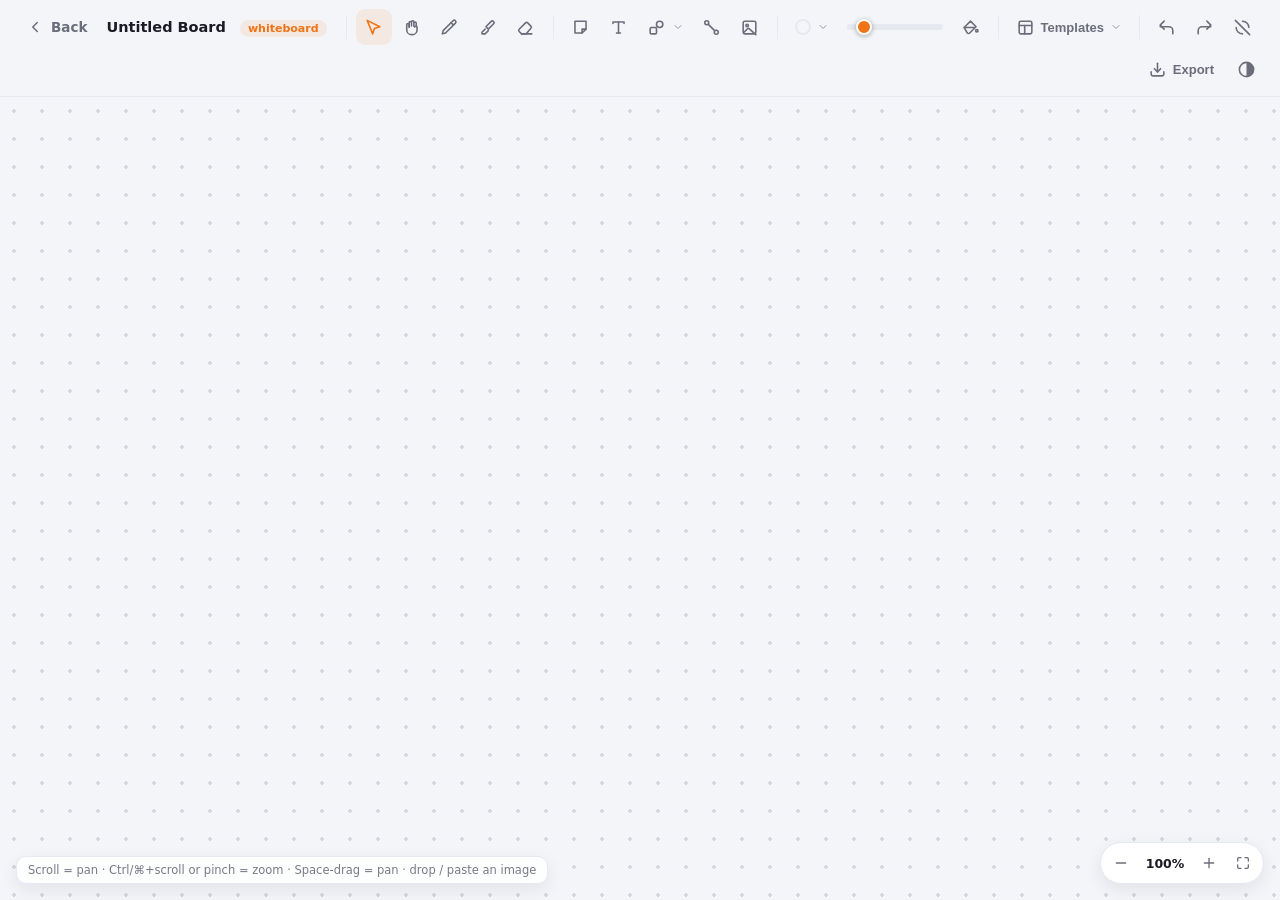
<file: whiteboard-demo.html>
<!DOCTYPE html>
<html lang="en" data-theme="light">
<head>
<meta charset="UTF-8">
<meta name="viewport" content="width=device-width, initial-scale=1.0, maximum-scale=1.0, user-scalable=no">
<title>NoteFlow — Whiteboard (R&D demo)</title>
<link rel="stylesheet" href="css/styles.css">
<link rel="stylesheet" href="css/orange.css">
<style>
  body{overflow:hidden}
  .wb{display:flex;flex-direction:column;height:100%}

  /* ===== toolbar ===== */
  .wb-top{display:flex;align-items:center;gap:6px;flex-wrap:wrap;padding:9px 16px;background:var(--bg);border-bottom:1px solid var(--line);z-index:20}
  .wb-back{display:flex;align-items:center;gap:7px;background:none;border:none;color:var(--mute);font-size:13.5px;font-weight:600;
    cursor:pointer;padding:7px 10px;border-radius:9px;text-decoration:none;white-space:nowrap}
  .wb-back:hover{background:var(--surface);color:var(--text)}
  .wb-title{font-size:14.5px;font-weight:700;white-space:nowrap}
  .wb-title small{font-weight:600;font-size:11px;background:var(--primary-soft);color:var(--primary);padding:2px 8px;border-radius:20px;margin-left:6px}
  #wbNameLive{outline:none;cursor:text;border-radius:5px;padding:0 3px;min-width:30px;display:inline-block}
  #wbNameLive:focus{box-shadow:0 0 0 2px var(--primary-soft)}
  .save-status{font-size:11.5px;color:var(--mute);font-weight:600;margin-left:4px;white-space:nowrap}
  .sep{width:1px;height:24px;background:var(--line);margin:0 3px}
  .grp{display:flex;align-items:center;gap:2px}

  /* uniform icon buttons */
  .t-btn{min-width:36px;height:36px;padding:0 8px;border:none;border-radius:9px;background:transparent;color:var(--mute);
    display:inline-flex;align-items:center;gap:6px;justify-content:center;cursor:pointer;transition:.12s;font-size:13px;font-weight:600;position:relative}
  .t-btn:hover{background:var(--surface);color:var(--text)}
  .t-btn.active{background:var(--primary-soft);color:var(--primary)}
  .t-btn .i{width:19px;height:19px}
  .t-btn .caret{width:12px;height:12px;opacity:.7}
  .t-btn[data-tip]:hover::after{content:attr(data-tip);position:absolute;top:calc(100% + 7px);left:50%;transform:translateX(-50%);
    background:var(--text);color:var(--bg);font-size:11px;font-weight:600;padding:4px 8px;border-radius:7px;white-space:nowrap;z-index:60;box-shadow:var(--shadow-sm)}

  .pop{position:absolute;top:calc(100% + 6px);left:0;z-index:70;background:var(--surface);border:1px solid var(--line);
    border-radius:12px;box-shadow:var(--shadow);padding:8px;display:none}
  .pop.open{display:block}
  .colorwrap,.shapewrap,.tplwrap{position:relative}
  .cur-color{width:16px;height:16px;border-radius:50%;border:2px solid var(--line);display:inline-block;flex:none}
  .color-grid{display:grid;grid-template-columns:repeat(4,1fr);gap:8px}
  .sw{width:24px;height:24px;border-radius:50%;cursor:pointer;border:2px solid var(--line);transition:.12s;padding:0}
  .sw:hover{transform:scale(1.12)}
  .sw.sel{border-color:var(--text);box-shadow:0 0 0 2px var(--surface),0 0 0 4px var(--text)}
  .shape-grid{display:grid;grid-template-columns:repeat(4,1fr);gap:4px;min-width:184px}
  .shape-item{width:42px;height:38px;border:none;border-radius:8px;background:transparent;color:var(--mute);cursor:pointer;display:grid;place-items:center}
  .shape-item:hover{background:var(--elev);color:var(--text)}
  .shape-item.sel{background:var(--primary-soft);color:var(--primary)}
  .shape-item .i{width:22px;height:22px}
  .menu-item{display:flex;align-items:center;gap:11px;width:100%;text-align:left;background:none;border:none;color:var(--text);font-size:13.5px;font-weight:600;padding:9px 11px;border-radius:9px;cursor:pointer;white-space:nowrap}
  .menu-item:hover{background:var(--elev)}
  .menu-item .i{width:18px;height:18px;color:var(--mute)}

  .sizewrap{display:flex;align-items:center;gap:8px;padding:0 4px}
  #wbWidth{-webkit-appearance:none;appearance:none;width:96px;height:6px;border-radius:999px;background:var(--line);outline:none;cursor:pointer}
  #wbWidth::-webkit-slider-thumb{-webkit-appearance:none;width:16px;height:16px;border-radius:50%;background:var(--primary);border:2px solid var(--surface);box-shadow:0 1px 5px rgba(0,0,0,.35);cursor:pointer}
  #wbWidth::-moz-range-thumb{width:14px;height:14px;border:2px solid var(--surface);border-radius:50%;background:var(--primary);cursor:pointer}

  /* ===== stage ===== */
  .wb-stage{flex:1;position:relative;overflow:hidden;background:var(--bg);
    background-image:radial-gradient(var(--wb-dot,rgba(140,150,170,.28)) 1.6px, transparent 1.7px);
    background-size:28px 28px;background-position:0 0;touch-action:none;cursor:crosshair}
  [data-theme="light"] .wb-stage{--wb-dot:rgba(90,100,120,.20)}
  #wbCanvas{position:absolute;inset:0;width:100%;height:100%;display:block}
  .wb-stage.dragover{outline:2px dashed var(--primary);outline-offset:-6px}

  #wbEdit{position:absolute;z-index:50;display:none;border:none;outline:none;resize:none;overflow:hidden;
    background:transparent;color:inherit;font-family:'Segoe UI',system-ui,sans-serif;line-height:1.32;padding:10px}
  #wbEdit.sticky{border-radius:12px}

  .wb-hud{position:absolute;right:16px;bottom:16px;display:flex;align-items:center;gap:8px;z-index:30}
  .zoombar{display:flex;align-items:center;gap:2px;background:var(--surface);border:1px solid var(--line);border-radius:30px;padding:4px;box-shadow:var(--shadow-sm)}
  .zoombar button{width:32px;height:32px;border:none;border-radius:50%;background:transparent;color:var(--mute);cursor:pointer;display:grid;place-items:center}
  .zoombar button:hover{background:var(--elev);color:var(--text)}
  .zoombar .zval{min-width:52px;text-align:center;font-size:12.5px;font-weight:700;color:var(--text);cursor:pointer}
  .zoombar .i{width:16px;height:16px}
  .wb-hint{position:absolute;left:16px;bottom:16px;z-index:30;font-size:11.5px;color:var(--mute);
    background:var(--surface);border:1px solid var(--line);border-radius:10px;padding:6px 11px;box-shadow:var(--shadow-sm);opacity:.9}

  .selbar{position:absolute;z-index:35;display:none;gap:2px;background:var(--surface);border:1px solid var(--line);
    border-radius:11px;padding:4px;box-shadow:var(--shadow)}
  .selbar.show{display:flex}
  .selbar button{width:32px;height:32px;border:none;border-radius:8px;background:transparent;color:var(--mute);cursor:pointer;display:grid;place-items:center;position:relative}
  .selbar button:hover{background:var(--elev);color:var(--text)}
  .selbar button.del:hover{color:#e5484d}
  .selbar .i{width:17px;height:17px}
  .selbar .mini-sw{width:20px;height:20px;border-radius:50%;border:2px solid var(--line)}
  .selbar .alignpop{position:absolute;bottom:calc(100% + 6px);left:0;background:var(--surface);border:1px solid var(--line);border-radius:10px;box-shadow:var(--shadow);padding:5px;display:none;grid-template-columns:repeat(3,1fr);gap:2px}
  .selbar .alignpop.open{display:grid}
  .hidden{display:none!important}

  @media(max-width:820px){ .wb-title small{display:none} .wb-hint{display:none} }
</style>
</head>
<body>

<!-- ===== uniform 2px line-icon sprite ===== -->
<svg width="0" height="0" style="position:absolute" aria-hidden="true"><defs>
  <symbol id="ic-back" viewBox="0 0 24 24"><polyline points="15 18 9 12 15 6"/></symbol>
  <symbol id="ic-select" viewBox="0 0 24 24"><path d="M4 3l7 17 2.2-6.8L20 11z"/></symbol>
  <symbol id="ic-hand" viewBox="0 0 24 24"><path d="M18 11V6.5a1.5 1.5 0 0 0-3 0M15 10.5V5a1.5 1.5 0 0 0-3 0v5M12 10V6a1.5 1.5 0 0 0-3 0v6"/><path d="M9 11V8.5a1.5 1.5 0 0 0-3 0V15a6 6 0 0 0 6 6h1a6 6 0 0 0 6-6v-3.5a1.5 1.5 0 0 0-3 0"/></symbol>
  <symbol id="ic-pen" viewBox="0 0 24 24"><path d="M16.5 3.5a2.1 2.1 0 0 1 3 3L7 19l-4 1 1-4z"/><path d="m14 6 3 3"/></symbol>
  <symbol id="ic-marker" viewBox="0 0 24 24"><path d="M9 14l-4 4v2h4l4-4"/><path d="M20 7 13 14l-3-3 7-7a1.4 1.4 0 0 1 2 0l1 1a1.4 1.4 0 0 1 0 2z"/></symbol>
  <symbol id="ic-eraser" viewBox="0 0 24 24"><path d="M7 20 4 17a2 2 0 0 1 0-2.8l8-8a2 2 0 0 1 2.8 0l4 4a2 2 0 0 1 0 2.8L13 20z"/><line x1="7" y1="20" x2="20" y2="20"/></symbol>
  <symbol id="ic-sticky" viewBox="0 0 24 24"><path d="M5 4h14v10l-5 5H5z"/><path d="M19 14h-5v5"/></symbol>
  <symbol id="ic-text" viewBox="0 0 24 24"><polyline points="5 7 5 5 19 5 19 7"/><line x1="9.5" y1="19" x2="14.5" y2="19"/><line x1="12" y1="5" x2="12" y2="19"/></symbol>
  <symbol id="ic-shapes" viewBox="0 0 24 24"><rect x="4" y="12" width="8" height="8" rx="1.5"/><circle cx="16" cy="8" r="4"/></symbol>
  <symbol id="ic-connector" viewBox="0 0 24 24"><circle cx="6" cy="6" r="2.5"/><circle cx="18" cy="18" r="2.5"/><line x1="8" y1="8" x2="16" y2="16"/></symbol>
  <symbol id="ic-image" viewBox="0 0 24 24"><rect x="4" y="4" width="16" height="16" rx="2"/><circle cx="9" cy="9.5" r="1.6"/><path d="m5 18 4.5-4.5a1.5 1.5 0 0 1 2 0L20 21"/></symbol>
  <symbol id="ic-template" viewBox="0 0 24 24"><rect x="4" y="4" width="16" height="16" rx="2"/><line x1="4" y1="9.5" x2="20" y2="9.5"/><line x1="11" y1="9.5" x2="11" y2="20"/></symbol>
  <symbol id="ic-rect" viewBox="0 0 24 24"><rect x="4" y="6" width="16" height="12" rx="1"/></symbol>
  <symbol id="ic-round" viewBox="0 0 24 24"><rect x="4" y="6" width="16" height="12" rx="4"/></symbol>
  <symbol id="ic-ellipse" viewBox="0 0 24 24"><ellipse cx="12" cy="12" rx="9" ry="7"/></symbol>
  <symbol id="ic-diamond" viewBox="0 0 24 24"><path d="M12 3.5 20.5 12 12 20.5 3.5 12z"/></symbol>
  <symbol id="ic-triangle" viewBox="0 0 24 24"><path d="M12 4 21 20H3z"/></symbol>
  <symbol id="ic-line" viewBox="0 0 24 24"><line x1="5" y1="19" x2="19" y2="5"/></symbol>
  <symbol id="ic-arrow" viewBox="0 0 24 24"><line x1="5" y1="19" x2="19" y2="5"/><polyline points="10 5 19 5 19 14"/></symbol>
  <symbol id="ic-undo" viewBox="0 0 24 24"><polyline points="9 14 4 9 9 4"/><path d="M20 20v-4a5 5 0 0 0-5-5H4"/></symbol>
  <symbol id="ic-redo" viewBox="0 0 24 24"><polyline points="15 14 20 9 15 4"/><path d="M4 20v-4a5 5 0 0 1 5-5h11"/></symbol>
  <symbol id="ic-copy" viewBox="0 0 24 24"><rect x="9" y="9" width="11" height="11" rx="2"/><path d="M5 15H4a2 2 0 0 1-2-2V5a2 2 0 0 1 2-2h8a2 2 0 0 1 2 2v1"/></symbol>
  <symbol id="ic-trash" viewBox="0 0 24 24"><polyline points="4 7 20 7"/><path d="M9 7V5a1 1 0 0 1 1-1h4a1 1 0 0 1 1 1v2"/><path d="M6 7l1 13h10l1-13"/></symbol>
  <symbol id="ic-front" viewBox="0 0 24 24"><rect x="8" y="8" width="12" height="12" rx="2"/><path d="M4 16V6a2 2 0 0 1 2-2h10"/></symbol>
  <symbol id="ic-backward" viewBox="0 0 24 24"><rect x="4" y="4" width="12" height="12" rx="2"/><path d="M20 8v10a2 2 0 0 1-2 2H8"/></symbol>
  <symbol id="ic-align" viewBox="0 0 24 24"><line x1="4" y1="4" x2="4" y2="20"/><rect x="8" y="7" width="10" height="4" rx="1"/><rect x="8" y="14" width="6" height="4" rx="1"/></symbol>
  <symbol id="ic-al-left" viewBox="0 0 24 24"><line x1="4" y1="4" x2="4" y2="20"/><rect x="7" y="7" width="11" height="4" rx="1"/><rect x="7" y="14" width="7" height="4" rx="1"/></symbol>
  <symbol id="ic-al-cx" viewBox="0 0 24 24"><line x1="12" y1="4" x2="12" y2="20"/><rect x="6" y="7" width="12" height="4" rx="1"/><rect x="8" y="14" width="8" height="4" rx="1"/></symbol>
  <symbol id="ic-al-right" viewBox="0 0 24 24"><line x1="20" y1="4" x2="20" y2="20"/><rect x="6" y="7" width="11" height="4" rx="1"/><rect x="10" y="14" width="7" height="4" rx="1"/></symbol>
  <symbol id="ic-al-top" viewBox="0 0 24 24"><line x1="4" y1="4" x2="20" y2="4"/><rect x="7" y="7" width="4" height="11" rx="1"/><rect x="14" y="7" width="4" height="7" rx="1"/></symbol>
  <symbol id="ic-al-cy" viewBox="0 0 24 24"><line x1="4" y1="12" x2="20" y2="12"/><rect x="7" y="6" width="4" height="12" rx="1"/><rect x="14" y="8" width="4" height="8" rx="1"/></symbol>
  <symbol id="ic-al-bot" viewBox="0 0 24 24"><line x1="4" y1="20" x2="20" y2="20"/><rect x="7" y="6" width="4" height="11" rx="1"/><rect x="14" y="10" width="4" height="7" rx="1"/></symbol>
  <symbol id="ic-clear" viewBox="0 0 24 24"><path d="M3 3l18 18"/><path d="M12 4a8 8 0 0 1 8 8M4 12a8 8 0 0 0 8 8"/></symbol>
  <symbol id="ic-fill" viewBox="0 0 24 24"><path d="M4 12 12 4l7 7-8 8a2 2 0 0 1-3 0z"/><path d="M4 12h13"/><circle cx="20" cy="16" r="1.5"/></symbol>
  <symbol id="ic-download" viewBox="0 0 24 24"><path d="M4 15v3a2 2 0 0 0 2 2h12a2 2 0 0 0 2-2v-3"/><polyline points="8 11 12 15 16 11"/><line x1="12" y1="4" x2="12" y2="15"/></symbol>
  <symbol id="ic-fit" viewBox="0 0 24 24"><path d="M4 9V6a2 2 0 0 1 2-2h3M20 9V6a2 2 0 0 0-2-2h-3M4 15v3a2 2 0 0 0 2 2h3M20 15v3a2 2 0 0 1-2 2h-3"/></symbol>
  <symbol id="ic-contrast" viewBox="0 0 24 24"><circle cx="12" cy="12" r="9"/><path d="M12 3v18a9 9 0 0 0 0-18z" fill="currentColor" stroke="none"/></symbol>
  <symbol id="ic-chevron" viewBox="0 0 24 24"><polyline points="6 9 12 15 18 9"/></symbol>
  <symbol id="ic-plus" viewBox="0 0 24 24"><line x1="12" y1="5" x2="12" y2="19"/><line x1="5" y1="12" x2="19" y2="12"/></symbol>
  <symbol id="ic-minus" viewBox="0 0 24 24"><line x1="5" y1="12" x2="19" y2="12"/></symbol>
  <symbol id="ic-mind" viewBox="0 0 24 24"><rect x="9" y="10" width="6" height="4" rx="1"/><rect x="2" y="4" width="5" height="3" rx="1"/><rect x="2" y="17" width="5" height="3" rx="1"/><rect x="17" y="10.5" width="5" height="3" rx="1"/><path d="M9 12H7M9 12 7 5.5M9 12l-2 6.5M15 12h2"/></symbol>
  <symbol id="ic-kanban" viewBox="0 0 24 24"><rect x="4" y="4" width="4" height="16" rx="1"/><rect x="10" y="4" width="4" height="11" rx="1"/><rect x="16" y="4" width="4" height="14" rx="1"/></symbol>
  <symbol id="ic-flow" viewBox="0 0 24 24"><rect x="8" y="3" width="8" height="4" rx="1"/><rect x="8" y="17" width="8" height="4" rx="1"/><path d="M12 7v4M12 13v4"/><path d="M12 11h6v2"/></symbol>
  <symbol id="ic-check" viewBox="0 0 24 24"><rect x="4" y="4" width="16" height="16" rx="2"/><polyline points="8 12 11 15 16 9"/></symbol>
</defs></svg>

<input type="file" id="imgInput" accept="image/*" hidden>

<div class="wb">

  <!-- toolbar -->
  <div class="wb-top">
    <a class="wb-back" href="index.html"><svg class="i" style="width:18px;height:18px"><use href="#ic-back"/></svg> Back</a>
    <span class="wb-title"><span id="wbNameLive" contenteditable="true" spellcheck="false">Untitled Board</span> <small>whiteboard</small></span>
    <span class="save-status" id="saveStatus"></span>
    <div class="sep"></div>

    <div class="grp" id="tools">
      <button class="t-btn active" data-tool="select" data-tip="Select (V)"><svg class="i"><use href="#ic-select"/></svg></button>
      <button class="t-btn" data-tool="hand" data-tip="Pan (H / Space)"><svg class="i"><use href="#ic-hand"/></svg></button>
      <button class="t-btn" data-tool="pen" data-tip="Pen (P)"><svg class="i"><use href="#ic-pen"/></svg></button>
      <button class="t-btn" data-tool="highlighter" data-tip="Highlighter"><svg class="i"><use href="#ic-marker"/></svg></button>
      <button class="t-btn" data-tool="eraser" data-tip="Eraser (E)"><svg class="i"><use href="#ic-eraser"/></svg></button>
    </div>
    <div class="sep"></div>

    <div class="grp">
      <button class="t-btn" data-tool="sticky" data-tip="Sticky note (S)"><svg class="i"><use href="#ic-sticky"/></svg></button>
      <button class="t-btn" data-tool="text" data-tip="Text (T)"><svg class="i"><use href="#ic-text"/></svg></button>
      <div class="grp shapewrap">
        <button class="t-btn" id="shapeBtn" data-tip="Shapes (R)"><svg class="i"><use href="#ic-shapes"/></svg><svg class="i caret"><use href="#ic-chevron"/></svg></button>
        <div class="pop" id="shapePop"><div class="shape-grid" id="shapeGrid"></div></div>
      </div>
      <button class="t-btn" data-tool="connector" data-tip="Connector (C)"><svg class="i"><use href="#ic-connector"/></svg></button>
      <button class="t-btn" id="imageBtn" data-tip="Insert image"><svg class="i"><use href="#ic-image"/></svg></button>
    </div>
    <div class="sep"></div>

    <div class="grp colorwrap">
      <button class="t-btn" id="colorBtn" data-tip="Colour"><span class="cur-color" id="curColor"></span><svg class="i caret"><use href="#ic-chevron"/></svg></button>
      <div class="pop" id="colorPop"><div class="color-grid" id="colorGrid"></div></div>
    </div>
    <div class="grp sizewrap"><input type="range" id="wbWidth" min="1" max="26" step="1" value="4" data-tip="Stroke width"></div>
    <button class="t-btn" id="fillBtn" data-tip="Shape fill on/off"><svg class="i"><use href="#ic-fill"/></svg></button>
    <div class="sep"></div>

    <div class="grp tplwrap">
      <button class="t-btn" id="tplBtn" data-tip="Templates"><svg class="i"><use href="#ic-template"/></svg> Templates <svg class="i caret"><use href="#ic-chevron"/></svg></button>
      <div class="pop" id="tplPop">
        <button class="menu-item" data-tpl="mind"><svg class="i"><use href="#ic-mind"/></svg> Mind map</button>
        <button class="menu-item" data-tpl="kanban"><svg class="i"><use href="#ic-kanban"/></svg> Kanban board</button>
        <button class="menu-item" data-tpl="flow"><svg class="i"><use href="#ic-flow"/></svg> Flowchart</button>
        <button class="menu-item" data-tpl="check"><svg class="i"><use href="#ic-check"/></svg> Checklist</button>
      </div>
    </div>
    <div class="sep"></div>

    <div class="grp">
      <button class="t-btn" id="undo" data-tip="Undo (Ctrl+Z)"><svg class="i"><use href="#ic-undo"/></svg></button>
      <button class="t-btn" id="redo" data-tip="Redo (Ctrl+Y)"><svg class="i"><use href="#ic-redo"/></svg></button>
      <button class="t-btn" id="clear" data-tip="Clear board"><svg class="i"><use href="#ic-clear"/></svg></button>
    </div>
    <button class="t-btn" id="export" data-tip="Export PNG" style="margin-left:auto"><svg class="i"><use href="#ic-download"/></svg> Export</button>
    <button class="t-btn" id="theme" data-tip="App theme"><svg class="i"><use href="#ic-contrast"/></svg></button>
  </div>

  <!-- stage -->
  <div class="wb-stage" id="stage">
    <canvas id="wbCanvas"></canvas>
    <textarea id="wbEdit" spellcheck="false"></textarea>

    <div class="selbar" id="selbar">
      <button id="selColor" title="Colour"><span class="mini-sw" id="selColorSw"></span></button>
      <button id="selFront" title="Bring to front"><svg class="i"><use href="#ic-front"/></svg></button>
      <button id="selBack" title="Send to back"><svg class="i"><use href="#ic-backward"/></svg></button>
      <button id="selAlign" class="multi-only" title="Align"><svg class="i"><use href="#ic-align"/></svg></button>
      <button id="selDup" title="Duplicate (Ctrl+D)"><svg class="i"><use href="#ic-copy"/></svg></button>
      <button class="del" id="selDel" title="Delete"><svg class="i"><use href="#ic-trash"/></svg></button>
      <div class="alignpop" id="alignPop">
        <button data-al="left" title="Align left"><svg class="i"><use href="#ic-al-left"/></svg></button>
        <button data-al="cx" title="Align centres"><svg class="i"><use href="#ic-al-cx"/></svg></button>
        <button data-al="right" title="Align right"><svg class="i"><use href="#ic-al-right"/></svg></button>
        <button data-al="top" title="Align top"><svg class="i"><use href="#ic-al-top"/></svg></button>
        <button data-al="cy" title="Align middles"><svg class="i"><use href="#ic-al-cy"/></svg></button>
        <button data-al="bot" title="Align bottom"><svg class="i"><use href="#ic-al-bot"/></svg></button>
      </div>
    </div>

    <div class="wb-hint">Scroll = pan · Ctrl/⌘+scroll or pinch = zoom · Space-drag = pan · drop / paste an image</div>
    <div class="wb-hud">
      <div class="zoombar">
        <button id="zoomOut"><svg class="i"><use href="#ic-minus"/></svg></button>
        <span class="zval" id="zval" title="Reset to 100%">100%</span>
        <button id="zoomIn"><svg class="i"><use href="#ic-plus"/></svg></button>
        <button id="zoomFit" title="Fit to content"><svg class="i"><use href="#ic-fit"/></svg></button>
      </div>
    </div>
  </div>
</div>

<script type="module">
import { getStroke } from 'https://esm.sh/perfect-freehand@1.2.3'

/* ---------- theme ---------- */
document.documentElement.dataset.theme = localStorage.getItem('nf2.theme') || 'light'
document.getElementById('theme').onclick = () => {
  const h = document.documentElement
  h.dataset.theme = h.dataset.theme === 'dark' ? 'light' : 'dark'
  localStorage.setItem('nf2.theme', h.dataset.theme); render()
}

/* ---------- palette ---------- */
const PEN_COLORS = ['#16171d','#ffffff','#1f6feb','#e5484d','#16a86b','#ef7415','#a855f7','#f5b450']
const STICKY_COLORS = ['#ffe066','#ffd8a8','#b9f6ca','#90cdf4','#f6a6c1','#d6bcfa','#c7f9cc','#fdd5a5']
const SHAPES = [['rect','Rectangle','ic-rect'],['round','Rounded','ic-round'],['ellipse','Ellipse','ic-ellipse'],['diamond','Diamond','ic-diamond'],['triangle','Triangle','ic-triangle'],['line','Line','ic-line'],['arrow','Arrow','ic-arrow']]

const state = { tool:'select', color:PEN_COLORS[0], width:4, shape:'rect', fill:false, title:'Untitled Board' }
let els = []
const cam = { x:0, y:0, s:1 }
let selected = new Set()
let uid = 1
const genId = () => 'e'+(uid++)+'-'+Date.now().toString(36)
const elById = (id) => els.find(e=>e.id===id)

/* ---------- canvas ---------- */
const stage=document.getElementById('stage'), canvas=document.getElementById('wbCanvas'), ctx=canvas.getContext('2d')
let dpr=Math.min(window.devicePixelRatio||1,2.5)
function resize(){ const r=stage.getBoundingClientRect(); dpr=Math.min(window.devicePixelRatio||1,2.5)
  canvas.width=Math.round(r.width*dpr); canvas.height=Math.round(r.height*dpr); render() }
window.addEventListener('resize', resize)

const toWorld=(sx,sy)=>({x:(sx-cam.x)/cam.s,y:(sy-cam.y)/cam.s})
const toScreen=(wx,wy)=>({x:wx*cam.s+cam.x,y:wy*cam.s+cam.y})
function stagePt(e){ const r=stage.getBoundingClientRect(); return {x:e.clientX-r.left,y:e.clientY-r.top} }

/* ---------- geometry ---------- */
function norm(el){
  if(el.type==='stroke'){ let a=Infinity,b=Infinity,c=-Infinity,d=-Infinity
    for(const p of el.points){ a=Math.min(a,p[0]);b=Math.min(b,p[1]);c=Math.max(c,p[0]);d=Math.max(d,p[1]) }
    return {x:a,y:b,w:c-a,h:d-b} }
  if(el.type==='connector'){ const [A,B]=connPts(el)
    return {x:Math.min(A.x,B.x),y:Math.min(A.y,B.y),w:Math.abs(B.x-A.x),h:Math.abs(B.y-A.y)} }
  let {x,y,w,h}=el; if(w<0){x+=w;w=-w} if(h<0){y+=h;h=-h}; return {x,y,w,h}
}
const centerOf=(el)=>{ const b=norm(el); return {x:b.x+b.w/2,y:b.y+b.h/2} }
function borderPt(el, toward){ const b=norm(el), cx=b.x+b.w/2, cy=b.y+b.h/2
  let dx=toward.x-cx, dy=toward.y-cy; if(!dx&&!dy) return {x:cx,y:cy}
  const fx=dx?(b.w/2)/Math.abs(dx):Infinity, fy=dy?(b.h/2)/Math.abs(dy):Infinity, f=Math.min(fx,fy)
  return {x:cx+dx*f, y:cy+dy*f} }
function connPts(conn){
  const aEl=conn.from.id?elById(conn.from.id):null, bEl=conn.to.id?elById(conn.to.id):null
  let A=aEl?centerOf(aEl):{x:conn.from.x,y:conn.from.y}, B=bEl?centerOf(bEl):{x:conn.to.x,y:conn.to.y}
  if(aEl) A=borderPt(aEl,B); if(bEl) B=borderPt(bEl,A); return [A,B]
}
function distToSeg(px,py,x1,y1,x2,y2){ const dx=x2-x1,dy=y2-y1,l2=dx*dx+dy*dy
  let t=l2?((px-x1)*dx+(py-y1)*dy)/l2:0; t=Math.max(0,Math.min(1,t))
  return Math.hypot(px-(x1+t*dx), py-(y1+t*dy)) }
function hitStroke(el,wx,wy,pad){ for(let i=1;i<el.points.length;i++){ if(distToSeg(wx,wy,el.points[i-1][0],el.points[i-1][1],el.points[i][0],el.points[i][1])<pad) return true }
  if(el.points.length===1) return Math.hypot(wx-el.points[0][0],wy-el.points[0][1])<pad; return false }
function hitTest(wx,wy){ for(let i=els.length-1;i>=0;i--){ const el=els[i]
    if(el.type==='stroke'){ if(hitStroke(el,wx,wy,(el.size||4)/2+6/cam.s)) return el }
    else if(el.type==='connector'){ const [A,B]=connPts(el); if(distToSeg(wx,wy,A.x,A.y,B.x,B.y)<6/cam.s) return el }
    else { const b=norm(el); if(wx>=b.x&&wx<=b.x+b.w&&wy>=b.y&&wy<=b.y+b.h) return el } }
  return null }
function shapeAt(wx,wy){ for(let i=els.length-1;i>=0;i--){ const el=els[i]
  if(el.type==='shape'||el.type==='sticky'||el.type==='text'||el.type==='image'){ const b=norm(el); if(wx>=b.x&&wx<=b.x+b.w&&wy>=b.y&&wy<=b.y+b.h) return el } } return null }
function contentBBox(list){ if(!list.length) return null
  let a=Infinity,b=Infinity,c=-Infinity,d=-Infinity
  for(const el of list){ const g=norm(el); a=Math.min(a,g.x);b=Math.min(b,g.y);c=Math.max(c,g.x+g.w);d=Math.max(d,g.y+g.h) }
  return {x:a,y:b,w:c-a,h:d-b} }

/* ---------- history ---------- */
let undoStack=[], redoStack=[]
const clean=(l)=>l.map(e=>{ const c={...e}; delete c._img; delete c._hidden; return c })
const snapshot=()=>JSON.stringify(clean(els))
function pushHistory(){ undoStack.push(snapshot()); if(undoStack.length>80)undoStack.shift(); redoStack=[]; scheduleSave() }
function restore(json){ els=JSON.parse(json); hydrateImages(); selected.clear(); render() }
document.getElementById('undo').onclick=()=>{ if(!undoStack.length) return; redoStack.push(snapshot()); restore(undoStack.pop()) }
document.getElementById('redo').onclick=()=>{ if(!redoStack.length) return; undoStack.push(snapshot()); restore(redoStack.pop()) }

/* ---------- drawing ---------- */
function penOpts(el){ if(el.tool==='highlighter') return {size:el.size,thinning:0,smoothing:.6,streamline:.5,simulatePressure:!el.pen}
  return {size:el.size,thinning:.4,smoothing:.5,streamline:.45,simulatePressure:!el.pen} }
function roundRect(c,x,y,w,h,r){ r=Math.min(r,Math.abs(w)/2,Math.abs(h)/2); c.beginPath()
  c.moveTo(x+r,y); c.arcTo(x+w,y,x+w,y+h,r); c.arcTo(x+w,y+h,x,y+h,r); c.arcTo(x,y+h,x,y,r); c.arcTo(x,y,x+w,y,r); c.closePath() }
function wrapText(c,text,maxW,font){ c.font=font; const out=[]
  for(const para of String(text||'').split('\n')){ const words=para.split(' '); let line=''
    for(const w of words){ const t=line?line+' '+w:w; if(c.measureText(t).width>maxW&&line){out.push(line);line=w}else line=t } out.push(line) }
  return out }
function fillText(c,text,x,y,w,color,fs,pad){ const font=fs+'px "Segoe UI",system-ui,sans-serif'
  const lines=wrapText(c,text,w-pad*2,font); c.fillStyle=color; c.textBaseline='top'; c.font=font
  lines.forEach((ln,i)=>c.fillText(ln,x+pad,y+pad+i*fs*1.32)) }
function drawArrowHead(c,x1,y1,x2,y2,size){ const a=Math.atan2(y2-y1,x2-x1), hl=10+size*1.5
  c.beginPath(); c.moveTo(x2,y2); c.lineTo(x2-hl*Math.cos(a-0.42),y2-hl*Math.sin(a-0.42))
  c.moveTo(x2,y2); c.lineTo(x2-hl*Math.cos(a+0.42),y2-hl*Math.sin(a+0.42)); c.stroke() }
function drawElOn(c,el){
  if(el._hidden) return
  if(el.type==='stroke'){ const o=getStroke(el.points,penOpts(el)); if(!o.length) return
    c.globalAlpha=el.tool==='highlighter'?.32:1; c.globalCompositeOperation=el.tool==='highlighter'?'multiply':'source-over'
    c.fillStyle=el.color; c.beginPath(); c.moveTo(o[0][0],o[0][1]); for(let i=1;i<o.length;i++)c.lineTo(o[i][0],o[i][1]); c.closePath(); c.fill()
    c.globalAlpha=1; c.globalCompositeOperation='source-over'; return }
  if(el.type==='connector'){ const [A,B]=connPts(el); c.strokeStyle=el.color; c.lineWidth=el.size||2; c.lineCap='round'
    c.beginPath(); c.moveTo(A.x,A.y); c.lineTo(B.x,B.y); c.stroke(); if(el.style!=='line') drawArrowHead(c,A.x,A.y,B.x,B.y,el.size||2); return }
  const b=norm(el)
  if(el.type==='shape'){ c.strokeStyle=el.color; c.lineWidth=el.size||2; c.lineJoin='round'; c.lineCap='round'
    const doFill=(sh)=>{ if(el.fill){ c.fillStyle=el.fill; c.fill(); } }
    if(el.shape==='rect'||el.shape==='round'){ roundRect(c,b.x,b.y,b.w,b.h,el.shape==='round'?Math.min(22,b.h/2,b.w/2):3); doFill(); c.stroke() }
    else if(el.shape==='ellipse'){ c.beginPath(); c.ellipse(b.x+b.w/2,b.y+b.h/2,b.w/2,b.h/2,0,0,7); doFill(); c.stroke() }
    else if(el.shape==='diamond'){ c.beginPath(); c.moveTo(b.x+b.w/2,b.y); c.lineTo(b.x+b.w,b.y+b.h/2); c.lineTo(b.x+b.w/2,b.y+b.h); c.lineTo(b.x,b.y+b.h/2); c.closePath(); doFill(); c.stroke() }
    else if(el.shape==='triangle'){ c.beginPath(); c.moveTo(b.x+b.w/2,b.y); c.lineTo(b.x+b.w,b.y+b.h); c.lineTo(b.x,b.y+b.h); c.closePath(); doFill(); c.stroke() }
    else { const x1=el.x,y1=el.y,x2=el.x+el.w,y2=el.y+el.h; c.beginPath(); c.moveTo(x1,y1); c.lineTo(x2,y2); c.stroke(); if(el.shape==='arrow') drawArrowHead(c,x1,y1,x2,y2,el.size||2) }
    return }
  if(el.type==='sticky'){ c.save(); c.shadowColor='rgba(0,0,0,.18)'; c.shadowBlur=12; c.shadowOffsetY=4
    c.fillStyle=el.color; roundRect(c,b.x,b.y,b.w,b.h,12); c.fill(); c.restore(); fillText(c,el.text,b.x,b.y,b.w,'#1f2430',15,12); return }
  if(el.type==='text'){ fillText(c,el.text,el.x,el.y,el.w,el.color,el.size||18,6); return }
  if(el.type==='image' && el._img){ c.drawImage(el._img,b.x,b.y,b.w,b.h) }
}

let preview=null, marquee=null, snapG={x:null,y:null}, connDraft=null
function render(){
  ctx.setTransform(1,0,0,1,0,0); ctx.clearRect(0,0,canvas.width,canvas.height)
  ctx.setTransform(cam.s*dpr,0,0,cam.s*dpr,cam.x*dpr,cam.y*dpr)
  for(const el of els) if(el.type==='connector') drawElOn(ctx,el)
  for(const el of els) if(el.type!=='connector') drawElOn(ctx,el)
  if(preview) drawElOn(ctx,preview)
  if(connDraft){ ctx.strokeStyle=state.color; ctx.lineWidth=2; ctx.setLineDash([6,4]); ctx.beginPath(); ctx.moveTo(connDraft.a.x,connDraft.a.y); ctx.lineTo(connDraft.b.x,connDraft.b.y); ctx.stroke(); ctx.setLineDash([]) }
  // overlay
  ctx.setTransform(dpr,0,0,dpr,0,0)
  const accent=getComputedStyle(document.documentElement).getPropertyValue('--primary').trim()||'#ef7415'
  if(snapG.x!=null){ const p=toScreen(snapG.x,0); ctx.strokeStyle=accent; ctx.lineWidth=1; ctx.setLineDash([4,4]); ctx.beginPath(); ctx.moveTo(p.x,0); ctx.lineTo(p.x,canvas.height); ctx.stroke(); ctx.setLineDash([]) }
  if(snapG.y!=null){ const p=toScreen(0,snapG.y); ctx.strokeStyle=accent; ctx.lineWidth=1; ctx.setLineDash([4,4]); ctx.beginPath(); ctx.moveTo(0,p.y); ctx.lineTo(canvas.width,p.y); ctx.stroke(); ctx.setLineDash([]) }
  if(selected.size){ ctx.strokeStyle=accent; ctx.lineWidth=1.5; ctx.setLineDash([5,4]); let single=null
    for(const el of els){ if(!selected.has(el.id))continue; const b=norm(el); const p=toScreen(b.x,b.y)
      ctx.strokeRect(p.x-3,p.y-3,b.w*cam.s+6,b.h*cam.s+6); single=el }
    ctx.setLineDash([])
    if(selected.size===1 && resizable(single)){ const b=norm(single); const p=toScreen(b.x+b.w,b.y+b.h)
      ctx.fillStyle=accent; ctx.strokeStyle='#fff'; ctx.lineWidth=2; ctx.beginPath(); ctx.arc(p.x,p.y,6,0,7); ctx.fill(); ctx.stroke() } }
  if(marquee){ ctx.fillStyle=accent+'22'; ctx.strokeStyle=accent; ctx.lineWidth=1; ctx.setLineDash([4,3])
    ctx.fillRect(marquee.x,marquee.y,marquee.w,marquee.h); ctx.strokeRect(marquee.x,marquee.y,marquee.w,marquee.h); ctx.setLineDash([]) }
  syncGrid(); positionSelbar()
}
const resizable=(el)=> el && ((el.type==='shape'&&el.shape!=='line'&&el.shape!=='arrow')||el.type==='sticky'||el.type==='text'||el.type==='image')
function syncGrid(){ stage.style.backgroundSize=(28*cam.s)+'px '+(28*cam.s)+'px'; stage.style.backgroundPosition=cam.x+'px '+cam.y+'px'
  document.getElementById('zval').textContent=Math.round(cam.s*100)+'%' }

/* ---------- tools ---------- */
let mode=null,start=null,camStart=null,moved=false,drag=null,spaceDown=false
function setTool(t){ state.tool=t
  document.querySelectorAll('[data-tool]').forEach(b=>b.classList.toggle('active',b.dataset.tool===t))
  document.getElementById('shapeBtn').classList.toggle('active',t==='shape')
  stage.style.cursor=(t==='select')?'default':(t==='hand')?'grab':(t==='eraser')?'cell':'crosshair'
  if(t!=='select'){ selected.clear(); render() } }
document.querySelectorAll('[data-tool]').forEach(b=> b.onclick=()=>setTool(b.dataset.tool))

canvas.addEventListener('pointerdown', e=>{
  if(mode) return
  const sp=stagePt(e), w=toWorld(sp.x,sp.y)
  canvas.setPointerCapture(e.pointerId); moved=false; start=sp; camStart={x:cam.x,y:cam.y}
  if(state.tool==='hand'||spaceDown||e.button===1){ mode='pan'; stage.style.cursor='grabbing'; return }
  if(state.tool==='pen'||state.tool==='highlighter'){ mode='draw'
    preview={id:genId(),type:'stroke',tool:state.tool,color:state.color,size:state.width,pen:e.pointerType==='pen',points:[[w.x,w.y,e.pressure||.5]]}; return }
  if(state.tool==='eraser'){ mode='erase'; eraseAt(w.x,w.y); return }
  if(state.tool==='sticky'){ addSticky(w.x,w.y); return }
  if(state.tool==='text'){ addText(w.x,w.y); return }
  if(state.tool==='shape'){ mode='shape'
    preview={id:genId(),type:'shape',shape:state.shape,x:w.x,y:w.y,w:0,h:0,color:state.color,size:Math.max(2,state.width*0.7),fill:state.fill?state.color+'22':null}; return }
  if(state.tool==='connector'){ const s=shapeAt(w.x,w.y)
    if(s){ mode='connect'; connDraft={fromId:s.id, a:borderPt(s,w), b:w} } return }
  // select
  const handle=resizeHandleAt(sp); if(handle){ mode='resize'; drag=handle; return }
  const hit=hitTest(w.x,w.y)
  if(hit){ if(!selected.has(hit.id)){ if(!e.shiftKey) selected.clear(); selected.add(hit.id) }
    mode='move'; drag={ox:w.x,oy:w.y,orig:new Map([...selected].map(id=>[id,JSON.stringify(clean([elById(id)])[0])]))} }
  else { if(!e.shiftKey) selected.clear(); mode='marquee'; marquee={x:sp.x,y:sp.y,w:0,h:0,_ox:sp.x,_oy:sp.y} }
  render()
})
canvas.addEventListener('pointermove', e=>{
  if(!mode) return
  const sp=stagePt(e), w=toWorld(sp.x,sp.y); if(Math.hypot(sp.x-start.x,sp.y-start.y)>3) moved=true
  if(mode==='pan'){ cam.x=camStart.x+(sp.x-start.x); cam.y=camStart.y+(sp.y-start.y); render(); return }
  if(mode==='draw'){ const evs=e.getCoalescedEvents?e.getCoalescedEvents():[e]
    for(const ev of evs){ const p=stagePt(ev), q=toWorld(p.x,p.y); preview.points.push([q.x,q.y,ev.pressure||.5]) } render(); return }
  if(mode==='erase'){ eraseAt(w.x,w.y); return }
  if(mode==='shape'){ preview.w=w.x-preview.x; preview.h=w.y-preview.y
    if(e.shiftKey&&preview.shape!=='line'&&preview.shape!=='arrow'){ const s=Math.max(Math.abs(preview.w),Math.abs(preview.h)); preview.w=Math.sign(preview.w||1)*s; preview.h=Math.sign(preview.h||1)*s } render(); return }
  if(mode==='connect'){ const s=shapeAt(w.x,w.y); const fromEl=elById(connDraft.fromId)
    connDraft.b = s&&s.id!==connDraft.fromId ? centerOf(s) : w; connDraft.a = borderPt(fromEl, connDraft.b)
    connDraft.overId = (s&&s.id!==connDraft.fromId)?s.id:null; render(); return }
  if(mode==='move'){ const dx=w.x-drag.ox, dy=w.y-drag.oy
    for(const id of selected){ const el=elById(id); moveEl(el,JSON.parse(drag.orig.get(id)),dx,dy) }
    snapG={x:null,y:null}; if(selected.size===1) doSnap(elById([...selected][0])); render(); return }
  if(mode==='resize'){ const el=elById(drag.id), b=drag.b
    el.x=b.x; el.y=b.y; el.w=Math.max(20/cam.s,w.x-b.x); el.h=Math.max(20/cam.s,w.y-b.y); render(); return }
  if(mode==='marquee'){ marquee.x=Math.min(sp.x,marquee._ox); marquee.y=Math.min(sp.y,marquee._oy)
    marquee.w=Math.abs(sp.x-marquee._ox); marquee.h=Math.abs(sp.y-marquee._oy); render(); return }
})
canvas.addEventListener('pointerup', e=>{
  if(mode==='draw'){ if(preview.points.length){ els.push(preview); pushHistory() } preview=null }
  else if(mode==='shape'){ const b=norm(preview); if(b.w>4||b.h>4){ els.push(preview); pushHistory() } preview=null }
  else if(mode==='erase'){ pushHistory() }
  else if(mode==='connect'){ if(connDraft){ const w=toWorld(...Object.values(stagePt(e)))
      const conn={id:genId(),type:'connector',from:{id:connDraft.fromId},to: connDraft.overId?{id:connDraft.overId}:{x:w.x,y:w.y}, color:state.color, size:Math.max(2,state.width*0.6), style:'arrow'}
      els.push(conn); pushHistory() } connDraft=null }
  else if(mode==='move'){ snapG={x:null,y:null}; if(moved) pushHistory(); }
  else if(mode==='resize'){ pushHistory() }
  else if(mode==='marquee'){ applyMarquee(e.shiftKey); marquee=null }
  mode=null; drag=null; render()
})
canvas.addEventListener('pointercancel', ()=>{ preview=null;marquee=null;connDraft=null;mode=null;snapG={x:null,y:null};render() })

function moveEl(el,o,dx,dy){
  if(el.type==='stroke'){ el.points=o.points.map(p=>[p[0]+dx,p[1]+dy,p[2]]) }
  else if(el.type==='connector'){ if(!el.from.id) el.from={x:o.from.x+dx,y:o.from.y+dy}; if(!el.to.id) el.to={x:o.to.x+dx,y:o.to.y+dy} }
  else { el.x=o.x+dx; el.y=o.y+dy }
}
function resizeHandleAt(sp){ if(selected.size!==1) return null; const el=elById([...selected][0]); if(!resizable(el)) return null
  const b=norm(el), p=toScreen(b.x+b.w,b.y+b.h); if(Math.hypot(sp.x-p.x,sp.y-p.y)<10) return {id:el.id,b}; return null }
function applyMarquee(add){ if(!add) selected.clear()
  const a=toWorld(marquee.x,marquee.y), b=toWorld(marquee.x+marquee.w,marquee.y+marquee.h)
  const R={x:Math.min(a.x,b.x),y:Math.min(a.y,b.y),w:Math.abs(b.x-a.x),h:Math.abs(b.y-a.y)}
  for(const el of els){ if(el.type==='connector')continue; const g=norm(el)
    if(g.x<R.x+R.w&&g.x+g.w>R.x&&g.y<R.y+R.h&&g.y+g.h>R.y) selected.add(el.id) } }
function doSnap(el){ if(!el||el.type==='stroke'||el.type==='connector') return
  const b=norm(el), TH=6/cam.s
  const sx=[b.x,b.x+b.w/2,b.x+b.w], sy=[b.y,b.y+b.h/2,b.y+b.h]
  let bestX=null,bx=0, bestY=null,by=0
  for(const o of els){ if(o.type==='connector'||selected.has(o.id)) continue; const g=norm(o)
    for(const t of [g.x,g.x+g.w/2,g.x+g.w]) for(const s of sx){ const d=t-s; if(Math.abs(d)<TH&&(bestX==null||Math.abs(d)<Math.abs(bestX))){ bestX=d; bx=t } }
    for(const t of [g.y,g.y+g.h/2,g.y+g.h]) for(const s of sy){ const d=t-s; if(Math.abs(d)<TH&&(bestY==null||Math.abs(d)<Math.abs(bestY))){ bestY=d; by=t } } }
  if(bestX!=null){ el.x+=bestX; snapG.x=bx }
  if(bestY!=null){ el.y+=bestY; snapG.y=by }
}
function eraseAt(wx,wy){ const before=els.length
  const kill=new Set()
  for(const el of els){ let hit=false
    if(el.type==='stroke') hit=hitStroke(el,wx,wy,(el.size||4)/2+10/cam.s)
    else if(el.type==='connector'){ const [A,B]=connPts(el); hit=distToSeg(wx,wy,A.x,A.y,B.x,B.y)<8/cam.s }
    else { const b=norm(el); hit=wx>=b.x&&wx<=b.x+b.w&&wy>=b.y&&wy<=b.y+b.h }
    if(hit) kill.add(el.id) }
  if(kill.size){ els=els.filter(e=>!kill.has(e.id)&&!(e.type==='connector'&&(kill.has(e.from.id)||kill.has(e.to.id)))); selected.clear(); render() } }

/* ---------- creators ---------- */
function addSticky(wx,wy){ const el={id:genId(),type:'sticky',x:wx-90,y:wy-90,w:180,h:180,text:'',color:STICKY_COLORS[0]}
  els.push(el); pushHistory(); setTool('select'); selected=new Set([el.id]); render(); editElement(el) }
function addText(wx,wy){ const el={id:genId(),type:'text',x:wx,y:wy,w:240,h:40,text:'',color:state.color,size:18}
  els.push(el); pushHistory(); setTool('select'); selected=new Set([el.id]); render(); editElement(el) }

/* ---------- text editing ---------- */
const edit=document.getElementById('wbEdit'); let editing=null
function editElement(el){ editing=el; const b=norm(el), p=toScreen(b.x,b.y), isSticky=el.type==='sticky'
  edit.value=el.text||''; edit.className=isSticky?'sticky':''; edit.style.display='block'
  edit.style.left=p.x+'px'; edit.style.top=p.y+'px'; edit.style.width=(b.w*cam.s)+'px'
  edit.style.height=isSticky?(b.h*cam.s)+'px':'auto'; edit.style.minHeight=((el.size||18)*1.32*cam.s+16)+'px'
  edit.style.fontSize=((isSticky?15:el.size||18)*cam.s)+'px'; edit.style.color=isSticky?'#1f2430':el.color
  edit.style.background=isSticky?el.color:'transparent'; edit.style.padding=((isSticky?12:6)*cam.s)+'px'
  el._hidden=true; render(); requestAnimationFrame(()=>{ edit.focus(); edit.select() }) }
function commitEdit(){ if(!editing) return; const el=editing; editing=null; edit.style.display='none'
  el.text=edit.value.trim(); delete el._hidden
  if(!el.text){ els=els.filter(e=>e.id!==el.id); selected.delete(el.id) }
  pushHistory(); render() }
edit.addEventListener('blur', commitEdit)
edit.addEventListener('keydown', e=>{ if(e.key==='Escape'){ e.preventDefault(); edit.blur() }
  if(e.key==='Enter'&&!e.shiftKey&&editing&&editing.type==='text'){ e.preventDefault(); edit.blur() } })
canvas.addEventListener('dblclick', e=>{ const sp=stagePt(e), w=toWorld(sp.x,sp.y), hit=hitTest(w.x,w.y)
  if(hit&&(hit.type==='sticky'||hit.type==='text')){ setTool('select'); selected=new Set([hit.id]); editElement(hit) } })

/* ---------- selection bar ---------- */
const selbar=document.getElementById('selbar')
function positionSelbar(){ const alignBtn=document.getElementById('selAlign')
  if(!selected.size||editing){ selbar.classList.remove('show'); return }
  alignBtn.classList.toggle('hidden', selected.size<2)
  const b=contentBBox(els.filter(e=>selected.has(e.id))); if(!b){ selbar.classList.remove('show'); return }
  const p=toScreen(b.x,b.y); selbar.style.left=Math.max(6,p.x-3)+'px'; selbar.style.top=Math.max(6,p.y-46)+'px'; selbar.classList.add('show')
  const first=elById([...selected][0]); document.getElementById('selColorSw').style.background=first?first.color:'var(--primary)' }
document.getElementById('selDel').onclick=deleteSelected
document.getElementById('selDup').onclick=duplicateSelected
document.getElementById('selFront').onclick=()=>{ const s=els.filter(e=>selected.has(e.id)); els=els.filter(e=>!selected.has(e.id)).concat(s); pushHistory(); render() }
document.getElementById('selBack').onclick=()=>{ const s=els.filter(e=>selected.has(e.id)); els=s.concat(els.filter(e=>!selected.has(e.id))); pushHistory(); render() }
document.getElementById('selColor').onclick=(e)=>{ e.stopPropagation()
  for(const id of selected){ const el=elById(id); const pal=el.type==='sticky'?STICKY_COLORS:PEN_COLORS
    el.color=pal[(pal.indexOf(el.color)+1)%pal.length]; if(el.type==='shape'&&el.fill) el.fill=el.color+'22' }
  pushHistory(); render() }
const alignPop=document.getElementById('alignPop')
document.getElementById('selAlign').onclick=(e)=>{ e.stopPropagation(); alignPop.classList.toggle('open') }
alignPop.querySelectorAll('button').forEach(b=> b.onclick=(e)=>{ e.stopPropagation(); alignSel(b.dataset.al); alignPop.classList.remove('open') })
function alignSel(how){ const sel=els.filter(e=>selected.has(e.id)&&e.type!=='connector'&&e.type!=='stroke'); if(sel.length<2) return
  const boxes=sel.map(e=>({e,b:norm(e)})); const B=contentBBox(sel)
  for(const {e,b} of boxes){ if(how==='left')e.x=B.x; else if(how==='right')e.x=B.x+B.w-b.w; else if(how==='cx')e.x=B.x+B.w/2-b.w/2
    else if(how==='top')e.y=B.y; else if(how==='bot')e.y=B.y+B.h-b.h; else if(how==='cy')e.y=B.y+B.h/2-b.h/2 }
  pushHistory(); render() }
function deleteSelected(){ if(!selected.size) return
  els=els.filter(e=>!selected.has(e.id)&&!(e.type==='connector'&&(selected.has(e.from.id)||selected.has(e.to.id))))
  selected.clear(); pushHistory(); render() }
function duplicateSelected(){ if(!selected.size) return; const copies=[], idMap=new Map()
  for(const el of els){ if(!selected.has(el.id))continue; const c=JSON.parse(JSON.stringify(clean([el])[0])); const nid=genId(); idMap.set(el.id,nid); c.id=nid
    if(c.type==='stroke')c.points=c.points.map(p=>[p[0]+24,p[1]+24,p[2]]); else if(c.type!=='connector'){ c.x+=24; c.y+=24 } copies.push(c) }
  for(const c of copies) if(c.type==='connector'){ if(c.from.id&&idMap.has(c.from.id))c.from={id:idMap.get(c.from.id)}; if(c.to.id&&idMap.has(c.to.id))c.to={id:idMap.get(c.to.id)} }
  hydrateImages(copies); els.push(...copies); selected=new Set(copies.map(c=>c.id)); pushHistory(); render() }

/* ---------- toolbar popups ---------- */
const colorGrid=document.getElementById('colorGrid'), curColor=document.getElementById('curColor')
PEN_COLORS.forEach(c=>{ const b=document.createElement('button'); b.className='sw'; b.style.background=c
  b.onclick=()=>{ state.color=c; curColor.style.background=c
    if(selected.size){ for(const id of selected){ const el=elById(id); if(el.type!=='sticky'){ el.color=c; if(el.type==='shape'&&el.fill)el.fill=c+'22' } } pushHistory() }
    render(); colorPop.classList.remove('open') }
  colorGrid.appendChild(b) })
curColor.style.background=state.color
const shapeGrid=document.getElementById('shapeGrid')
SHAPES.forEach(([id,name,ic])=>{ const b=document.createElement('button'); b.className='shape-item'+(id===state.shape?' sel':''); b.title=name
  b.innerHTML='<svg class="i"><use href="#'+ic+'"/></svg>'
  b.onclick=()=>{ state.shape=id; setTool('shape'); document.querySelectorAll('.shape-item').forEach(x=>x.classList.toggle('sel',x===b)); shapePop.classList.remove('open') }
  shapeGrid.appendChild(b) })
const colorBtn=document.getElementById('colorBtn'), colorPop=document.getElementById('colorPop')
const shapeBtn=document.getElementById('shapeBtn'), shapePop=document.getElementById('shapePop')
const tplBtn=document.getElementById('tplBtn'), tplPop=document.getElementById('tplPop')
function closePops(except){ [colorPop,shapePop,tplPop].forEach(p=>{ if(p!==except)p.classList.remove('open') }); if(except!==alignPop)alignPop.classList.remove('open') }
colorBtn.onclick=e=>{ e.stopPropagation(); const o=colorPop.classList.contains('open'); closePops(); if(!o)colorPop.classList.add('open') }
shapeBtn.onclick=e=>{ e.stopPropagation(); const o=shapePop.classList.contains('open'); closePops(); if(!o)shapePop.classList.add('open') }
tplBtn.onclick=e=>{ e.stopPropagation(); const o=tplPop.classList.contains('open'); closePops(); if(!o)tplPop.classList.add('open') }
document.addEventListener('click', ()=>closePops())
const fillBtn=document.getElementById('fillBtn')
fillBtn.onclick=()=>{ state.fill=!state.fill; fillBtn.classList.toggle('active',state.fill)
  if(selected.size){ for(const id of selected){ const el=elById(id); if(el.type==='shape') el.fill=state.fill?el.color+'22':null } pushHistory(); render() } }
document.getElementById('wbWidth').addEventListener('input', e=>{ state.width=parseInt(e.target.value,10)||1 })

/* ---------- templates ---------- */
function viewCenter(){ return toWorld(stage.clientWidth/2, stage.clientHeight/2) }
tplPop.querySelectorAll('[data-tpl]').forEach(b=> b.onclick=()=>{ insertTemplate(b.dataset.tpl); tplPop.classList.remove('open') })
function node(x,y,w,h,text,color){ return {id:genId(),type:'sticky',x,y,w,h,text,color} }
function shapeNode(x,y,w,h,shape,color){ return {id:genId(),type:'shape',shape,x,y,w,h,color,size:3,fill:color+'22'} }
function label(x,y,w,text,color){ return {id:genId(),type:'text',x,y,w,h:30,text,color:color||'#1f2430',size:15} }
function conn(a,b){ return {id:genId(),type:'connector',from:{id:a},to:{id:b},color:'#8b93a6',size:2.5,style:'arrow'} }
function insertTemplate(kind){ const c=viewCenter(); let add=[]
  if(kind==='mind'){ const cen=node(c.x-90,c.y-45,180,90,'Central idea','#ffe066'); add.push(cen)
    const spots=[[-320,-150],[160,-150],[-320,90],[160,90]], names=['Topic A','Topic B','Topic C','Topic D'], cols=['#b9f6ca','#90cdf4','#f6a6c1','#d6bcfa']
    spots.forEach((s,i)=>{ const n=node(c.x+s[0],c.y+s[1],160,80,names[i],cols[i]); add.push(n,conn(cen.id,n.id)) }) }
  else if(kind==='kanban'){ const cols=[['To do','#90cdf4'],['Doing','#ffe066'],['Done','#b9f6ca']]
    cols.forEach((cd,i)=>{ const x=c.x-330+i*230
      add.push(shapeNode(x-10,c.y-160,210,320,'round','#8b93a6'))
      add.push(label(x+6,c.y-150,180,cd[0],'#c8d0e0'))
      add.push(node(x,c.y-110,190,70,'Task…',cd[1]))
      add.push(node(x,c.y-30,190,70,'Task…',cd[1])) }) }
  else if(kind==='flow'){ const cx=c.x-70
    const a=shapeNode(cx,c.y-180,160,64,'ellipse','#16a86b'), b=shapeNode(cx,c.y-80,160,64,'rect','#1f6feb')
    const d=shapeNode(cx,c.y+24,160,80,'diamond','#f5b450'), e=shapeNode(cx,c.y+140,160,64,'ellipse','#e5484d')
    add.push(a,b,d,e, label(cx+30,c.y-162,120,'Start','#dfeee7'), label(cx+30,c.y-62,120,'Process','#dbe6ff'),
      label(cx+40,c.y+52,110,'Choice?','#fff0d8'), label(cx+45,c.y+158,110,'End','#ffe0e0'),
      conn(a.id,b.id),conn(b.id,d.id),conn(d.id,e.id)) }
  else if(kind==='check'){ const st=node(c.x-120,c.y-130,300,300,'Checklist\n\n☐  First task\n☐  Second task\n☐  Third task\n☐  Fourth task','#fdd5a5'); add.push(st) }
  els.push(...add); selected=new Set(add.map(e=>e.id)); pushHistory(); render() }

/* ---------- images ---------- */
const imgInput=document.getElementById('imgInput')
document.getElementById('imageBtn').onclick=()=>imgInput.click()
imgInput.addEventListener('change', e=>{ const f=e.target.files[0]; if(f) addImageFile(f, viewCenter()); e.target.value='' })
function addImageFile(file, at){ const rd=new FileReader()
  rd.onload=()=>{ const img=new Image(); img.onload=()=>{ const max=360, sc=Math.min(1,max/img.width,max/img.height)
      const w=img.width*sc, h=img.height*sc; const el={id:genId(),type:'image',x:at.x-w/2,y:at.y-h/2,w,h,src:rd.result}
      el._img=img; els.push(el); selected=new Set([el.id]); setTool('select'); pushHistory(); render() }
    img.src=rd.result }
  rd.readAsDataURL(file) }
function hydrateImages(list){ (list||els).forEach(el=>{ if(el.type==='image'&&el.src&&!el._img){ const img=new Image(); img.onload=render; img.src=el.src; el._img=img } }) }
stage.addEventListener('dragover', e=>{ e.preventDefault(); stage.classList.add('dragover') })
stage.addEventListener('dragleave', ()=>stage.classList.remove('dragover'))
stage.addEventListener('drop', e=>{ e.preventDefault(); stage.classList.remove('dragover')
  const f=[...e.dataTransfer.files].find(f=>f.type.startsWith('image/')); if(f){ const sp=stagePt(e); addImageFile(f, toWorld(sp.x,sp.y)) } })
window.addEventListener('paste', e=>{ const it=[...(e.clipboardData?.items||[])].find(i=>i.type.startsWith('image/'))
  if(it){ const f=it.getAsFile(); if(f) addImageFile(f, viewCenter()) } })

/* ---------- zoom / pan ---------- */
function zoomTo(ns,cx,cy){ cx=cx??stage.clientWidth/2; cy=cy??stage.clientHeight/2; ns=Math.max(.1,Math.min(4,ns))
  const wx=(cx-cam.x)/cam.s, wy=(cy-cam.y)/cam.s; cam.s=ns; cam.x=cx-wx*ns; cam.y=cy-wy*ns; render() }
document.getElementById('zoomIn').onclick=()=>zoomTo(cam.s*1.2)
document.getElementById('zoomOut').onclick=()=>zoomTo(cam.s/1.2)
document.getElementById('zval').onclick=()=>zoomTo(1)
document.getElementById('zoomFit').onclick=fitToContent
function fitToContent(){ const b=contentBBox(els); if(!b){ zoomTo(1); return }
  const pad=90, vw=stage.clientWidth, vh=stage.clientHeight, s=Math.max(.1,Math.min(2,Math.min((vw-pad)/b.w,(vh-pad)/b.h)))
  cam.s=s; cam.x=vw/2-(b.x+b.w/2)*s; cam.y=vh/2-(b.y+b.h/2)*s; render() }
stage.addEventListener('wheel', e=>{ e.preventDefault()
  if(e.ctrlKey||e.metaKey){ const sp=stagePt(e); zoomTo(cam.s*Math.pow(0.999,e.deltaY),sp.x,sp.y) }
  else { cam.x-=e.deltaX; cam.y-=e.deltaY; render() } }, {passive:false})

/* ---------- keyboard ---------- */
window.addEventListener('keydown', e=>{
  if(editing||e.target===edit||document.getElementById('wbNameLive')===document.activeElement) return
  if(e.code==='Space'){ spaceDown=true; if(state.tool!=='hand') stage.style.cursor='grab' }
  const k=e.key.toLowerCase()
  if((e.ctrlKey||e.metaKey)&&k==='z'){ e.preventDefault(); document.getElementById('undo').click(); return }
  if((e.ctrlKey||e.metaKey)&&(k==='y'||(k==='z'&&e.shiftKey))){ e.preventDefault(); document.getElementById('redo').click(); return }
  if((e.ctrlKey||e.metaKey)&&k==='d'){ e.preventDefault(); duplicateSelected(); return }
  if(e.ctrlKey||e.metaKey) return
  if(k==='delete'||k==='backspace'){ if(selected.size){ e.preventDefault(); deleteSelected() } return }
  const map={v:'select',h:'hand',p:'pen',b:'pen',e:'eraser',s:'sticky',t:'text',r:'shape',c:'connector'}
  if(map[k]) setTool(map[k])
})
window.addEventListener('keyup', e=>{ if(e.code==='Space'){ spaceDown=false; if(state.tool!=='hand') stage.style.cursor=(state.tool==='select')?'default':'crosshair' } })

/* ---------- export ---------- */
document.getElementById('export').onclick=()=>{ const b=contentBBox(els); if(!b){ alert('The board is empty.'); return }
  const pad=40, scale=2, W=Math.ceil((b.w+pad*2)*scale), H=Math.ceil((b.h+pad*2)*scale)
  const out=document.createElement('canvas'); out.width=W; out.height=H; const o=out.getContext('2d')
  o.fillStyle=getComputedStyle(document.documentElement).getPropertyValue('--bg').trim()||'#0f1729'; o.fillRect(0,0,W,H)
  o.setTransform(scale,0,0,scale,(-b.x+pad)*scale,(-b.y+pad)*scale)
  for(const el of els) if(el.type==='connector') drawElOn(o,el)
  for(const el of els) if(el.type!=='connector') drawElOn(o,el)
  const a=document.createElement('a'); a.download=(state.title||'whiteboard')+'.png'; a.href=out.toDataURL('image/png'); a.click() }

/* ---------- title + save/load (multi-board, feeds the Home library) ---------- */
const nameLive=document.getElementById('wbNameLive'), saveStatus=document.getElementById('saveStatus')
nameLive.addEventListener('input',()=>{ state.title=(nameLive.textContent||'').trim()||'Untitled Board'; scheduleSave() })
nameLive.addEventListener('keydown',e=>{ if(e.key==='Enter'){ e.preventDefault(); nameLive.blur() } })
let wbId=null, saveTimer=null
const wbIndex=()=>{ try{ return JSON.parse(localStorage.getItem('nf.wb.index'))||[] }catch(e){ return [] } }
const genBoardId=()=>'wb-'+Date.now().toString(36)+'-'+Math.floor(Math.random()*1e6).toString(36)
function randomName(){const A=['Amber','Brave','Calm','Cosmic','Crimson','Eager','Fuzzy','Golden','Hazy','Jolly','Lively','Mellow','Nimble','Quiet','Rustic','Silver','Sunny','Swift','Teal','Velvet','Wild','Zesty','Breezy','Clever','Dusky','Frosty'];const N=['Otter','Harbor','Meadow','Falcon','River','Comet','Maple','Pixel','Canyon','Lotus','Ember','Willow','Sparrow','Cobalt','Nimbus','Quartz','Beacon','Tundra','Orchid','Pebble','Lantern','Cedar','Marble','Aspen'];const p=a=>a[Math.floor(Math.random()*a.length)];return p(A)+' '+p(N)}
function scheduleSave(){ clearTimeout(saveTimer); saveStatus.textContent='Saving…'; saveTimer=setTimeout(save,500) }
function save(){
  if(!wbId){ wbId=genBoardId(); try{ history.replaceState(null,'','?id='+wbId) }catch(e){} }
  try{ const updated=Date.now()
    localStorage.setItem('nf.wb.'+wbId, JSON.stringify({id:wbId,title:state.title,els:clean(els),cam,updated}))
    const idx=wbIndex().filter(b=>b.id!==wbId); idx.unshift({id:wbId,title:state.title,count:els.length,updated})
    localStorage.setItem('nf.wb.index', JSON.stringify(idx)); saveStatus.textContent='Saved'
  }catch(e){ saveStatus.textContent='Save failed' }
}
function loadBoard(id){ try{ const d=JSON.parse(localStorage.getItem('nf.wb.'+id)); if(!d) return false
  wbId=id; els=d.els||[]; if(d.cam)Object.assign(cam,d.cam); state.title=d.title||'Untitled Board'; nameLive.textContent=state.title
  let mx=0; els.forEach(e=>{ const n=parseInt((e.id||'e0').slice(1)); if(n>mx)mx=n }); uid=mx+1; hydrateImages(); return true }catch(e){ return false } }
document.getElementById('clear').onclick=()=>{ if(!els.length) return; if(!confirm('Clear the whole board?')) return; els=[]; selected.clear(); pushHistory(); render() }

/* ---------- start (blank board by default; ?id=… opens a saved board) ---------- */
const urlId=new URLSearchParams(location.search).get('id')
if(urlId) loadBoard(urlId)
if(!wbId){ state.title=randomName(); nameLive.textContent=state.title }   // fresh board gets a friendly random name
resize()
if(!els.length){ cam.x=stage.clientWidth/2; cam.y=stage.clientHeight/2; cam.s=1 }  // centre the blank canvas
undoStack=[snapshot()]; render()
</script>
</body>
</html>
</file>
<file: css/styles.css>
/* ============ NoteFlow v2 — Productivity Suite ============ */
:root{
  /* MIDNIGHT (dark) — default */
  --bg:#070a12; --surface:#10141e; --sidebar:#0a0e18; --elev:#161c29;
  --line:#1d2533; --text:#e9edf6; --mute:#8b93a6;
  --primary:#7d97f4; --primary-2:#9db0f7; --primary-soft:rgba(125,151,244,.13);
  --btn-grad:linear-gradient(135deg,#92a6f5,#b6c5fa); --btn-text:#0b1020;
  --teal:#2dd4bf; --green:#3ddc97;
  --ring:0 0 0 3px rgba(125,151,244,.25);
  --shadow:0 1px 2px rgba(0,0,0,.4),0 18px 44px rgba(0,0,0,.5);
  --shadow-sm:0 4px 14px rgba(0,0,0,.35);
}
[data-theme="light"]{
  --bg:#f1f4fa; --surface:#ffffff; --sidebar:#ffffff; --elev:#eef1f8;
  --line:#e5e9f2; --text:#141a26; --mute:#6b7488;
  --primary:#4f6ef7; --primary-2:#6d8bf5; --primary-soft:rgba(79,110,247,.10);
  --btn-grad:linear-gradient(135deg,#4f6ef7,#6d8bf5); --btn-text:#ffffff;
  --teal:#0d9488; --green:#10a86b;
  --ring:0 0 0 3px rgba(79,110,247,.16);
  --shadow:0 1px 2px rgba(20,24,40,.05),0 14px 34px rgba(20,24,40,.10);
  --shadow-sm:0 4px 14px rgba(20,24,40,.08);
}
*{box-sizing:border-box;margin:0;padding:0}
html,body{height:100%}
body{font-family:'Segoe UI',system-ui,sans-serif;background:var(--bg);color:var(--text);overflow:hidden;font-size:14px}
.i{width:19px;height:19px;fill:none;stroke:currentColor;stroke-width:2;stroke-linecap:round;stroke-linejoin:round;flex:none}
.app{display:flex;height:100%}

/* ===== SIDEBAR ===== */
.sidebar{
  width:240px;flex:none;background:var(--sidebar);border-right:1px solid var(--line);
  display:flex;flex-direction:column;padding:16px 12px;gap:10px;transition:width .22s ease;
}
.sidebar.collapsed{width:72px;padding:16px 12px}

/* brand */
.brand{display:flex;flex-direction:column;gap:1px;padding:2px 8px 6px;overflow:hidden;text-decoration:none;cursor:pointer}
.brand .bname{font-size:18px;font-weight:800;letter-spacing:-.3px;color:var(--primary-2);white-space:nowrap;line-height:1.2}
.brand .bsub{font-size:9.5px;font-weight:700;letter-spacing:1.8px;color:var(--mute);white-space:nowrap}
.sidebar.collapsed .brand{align-items:center;padding:2px 0 6px}
.sidebar.collapsed .bsub{display:none}
.sidebar.collapsed .bname{font-size:0}.sidebar.collapsed .bname::first-letter{font-size:20px}

/* new note */
.new-btn{display:flex;align-items:center;justify-content:center;gap:8px;width:100%;padding:11px;border:none;border-radius:11px;
  background:var(--btn-grad);color:var(--btn-text);font-weight:700;font-size:14px;cursor:pointer;
  box-shadow:0 8px 18px rgba(109,139,245,.30);white-space:nowrap;overflow:hidden;transition:transform .12s,box-shadow .15s}
.new-btn .i{stroke:var(--btn-text);width:18px;height:18px}
.new-btn:hover{transform:translateY(-1px);box-shadow:0 12px 24px rgba(109,139,245,.42)}
.new-btn:active{transform:translateY(0)}
.sidebar.collapsed .new-btn{padding:11px 0}.sidebar.collapsed .new-btn .label{display:none}

/* nav */
.sb-nav{display:flex;flex-direction:column;gap:2px}
.nav-label{font-size:10px;font-weight:700;letter-spacing:1.6px;color:var(--mute);padding:0 12px;margin:6px 0 3px}
.sidebar.collapsed .nav-label{font-size:0;margin:8px 0 3px}
.nav-item{display:flex;align-items:center;gap:11px;padding:9px 12px;border-radius:10px;color:var(--mute);
  font-size:14px;font-weight:600;cursor:pointer;text-decoration:none;white-space:nowrap;position:relative;transition:background .15s,color .15s}
.nav-item .i{stroke:currentColor;width:19px;height:19px;flex:none}
.nav-item:hover{background:var(--elev);color:var(--text)}
.nav-item.active{background:var(--primary-soft);color:var(--text);box-shadow:inset 3px 0 0 var(--primary)}
.nav-item.active .i{stroke:var(--primary)}
.sidebar.collapsed .nav-item{justify-content:center;padding:10px 0}
.sidebar.collapsed .nav-item .label{display:none}
.sidebar.collapsed .nav-item.active{box-shadow:none}
.sidebar.collapsed .nav-item:hover::after,.sidebar.collapsed .new-btn:hover::after{
  content:attr(data-tip);position:absolute;left:calc(100% + 12px);top:50%;transform:translateY(-50%);
  background:var(--text);color:var(--bg);font-size:12px;font-weight:600;padding:5px 10px;border-radius:8px;white-space:nowrap;z-index:50;box-shadow:var(--shadow)}
.sb-spacer{flex:1}

/* ===== MAIN ===== */
.main{flex:1;display:flex;flex-direction:column;min-width:0}

/* header */
.topbar{display:flex;align-items:center;gap:12px;height:62px;padding:0 22px;background:var(--bg)}
.panel-toggle{width:38px;height:38px;border:none;border-radius:10px;background:transparent;color:var(--mute);display:grid;place-items:center;cursor:pointer;transition:.15s;position:relative}
.panel-toggle:hover{color:var(--text);background:var(--surface)}
.panel-toggle.active{color:var(--primary);background:var(--primary-soft)}
.search{flex:1;max-width:460px;display:flex;align-items:center;gap:9px;background:var(--surface);border:1px solid var(--line);border-radius:11px;padding:9px 14px;transition:.15s}
.search:focus-within{border-color:var(--primary);box-shadow:var(--ring)}
.search .i{stroke:var(--mute);width:17px;height:17px}
.search input{flex:1;background:none;border:none;color:var(--text);font-size:13.5px;outline:none}
.top-right{margin-left:auto;display:flex;align-items:center;gap:8px}
.icon-btn{width:38px;height:38px;border:none;border-radius:10px;background:transparent;color:var(--mute);display:grid;place-items:center;cursor:pointer;transition:.15s}
.icon-btn:hover{color:var(--text);background:var(--surface)}

/* header user */
.huser{display:flex;align-items:center;gap:9px;background:none;border:none;cursor:pointer;color:var(--text);padding:4px 4px 4px 12px;border-radius:30px;transition:.15s}
.huser:hover{background:var(--surface)}
.huser .uname{font-size:13.5px;font-weight:600}
.ava-green{width:30px;height:30px;border-radius:50%;background:radial-gradient(circle at 30% 30%,#5ef0b0,#1fa97a);box-shadow:0 0 0 2px var(--bg),0 2px 8px rgba(31,169,122,.4)}

/* profile menu */
.profile{position:relative}
.profile-menu{position:absolute;right:0;top:48px;width:258px;background:var(--surface);border:1px solid var(--line);border-radius:15px;box-shadow:var(--shadow);padding:13px;z-index:60}
.pm-head{display:flex;align-items:center;gap:12px;margin-bottom:13px}
.pm-ava{width:42px;height:42px;border-radius:50%;background:linear-gradient(135deg,#1f6feb,#2dd4bf);display:grid;place-items:center;color:#fff;font-weight:800;font-size:17px;flex:none}
.pm-name{font-size:14.5px;font-weight:700}.pm-email{font-size:12px;color:var(--mute)}
.pm-plan{display:flex;align-items:center;justify-content:space-between;font-size:13px;color:var(--mute);padding:5px 2px}
.plan-badge{background:rgba(45,212,191,.14);color:var(--teal);font-weight:700;font-size:11.5px;padding:3px 10px;border-radius:20px}
.pm-upgrade{width:100%;display:flex;align-items:center;justify-content:center;gap:8px;margin-top:6px;padding:10px;border:none;border-radius:11px;background:var(--btn-grad);color:var(--btn-text);font-weight:700;font-size:13px;cursor:pointer;transition:.12s}
.pm-upgrade:hover{transform:translateY(-1px)}
.pm-upgrade .i{stroke:var(--btn-text);fill:var(--btn-text);width:16px;height:16px}
.pm-divider{height:1px;background:var(--line);margin:11px 0}
.pm-row{width:100%;display:flex;align-items:center;gap:10px;background:none;border:none;color:var(--text);font-size:13px;padding:9px 8px;border-radius:9px;cursor:pointer;text-align:left}
.pm-row:hover{background:var(--elev)} .pm-row .i{stroke:var(--mute);width:17px;height:17px}
.pm-row.danger{color:#f87171} .pm-row.danger .i{stroke:#f87171}

/* ===== content / home ===== */
.content{flex:1;overflow:auto;padding:8px 26px 30px}
.page-head{display:flex;align-items:flex-end;justify-content:space-between;gap:16px;margin:6px 0 22px}
.ph-title{font-size:27px;font-weight:800;letter-spacing:-.6px}
.ph-sub{color:var(--mute);font-size:14px;margin-top:5px}
.btn-primary{display:inline-flex;align-items:center;gap:8px;padding:11px 18px;border:none;border-radius:11px;background:var(--btn-grad);color:var(--btn-text);font-weight:700;font-size:14px;cursor:pointer;box-shadow:0 8px 18px rgba(109,139,245,.30);transition:transform .12s,box-shadow .15s;white-space:nowrap}
.btn-primary .i{stroke:var(--btn-text);width:18px;height:18px}
.btn-primary:hover{transform:translateY(-1px);box-shadow:0 12px 24px rgba(109,139,245,.42)}

.btn-primary .caret{width:15px;height:15px;margin-left:-2px}

/* "+ New" dropdown */
.new-wrap{position:relative}
.new-menu{position:absolute;right:0;top:50px;width:288px;background:var(--surface);border:1px solid var(--line);border-radius:14px;box-shadow:var(--shadow);padding:7px;z-index:70}
.nm-item{display:flex;align-items:center;gap:13px;width:100%;text-align:left;background:none;border:none;color:var(--text);font-size:14px;font-weight:500;padding:11px 12px;border-radius:10px;cursor:pointer}
.nm-item:hover{background:var(--elev)}
.nm-item .i{stroke:var(--mute);width:19px;height:19px;flex:none}
.nm-item .i.drive{stroke:#34a853} .nm-item .i.one{stroke:#2b88d8}
.nm-lbl{flex:1}
.nm-unlock{font-size:12.5px;color:var(--mute)}
.nm-beta{font-size:9.5px;font-weight:800;letter-spacing:.5px;background:var(--elev);color:var(--mute);padding:2px 8px;border-radius:10px}
.nm-sep{height:1px;background:var(--line);margin:6px 8px}
.nm-tip{font-size:11.5px;color:var(--mute);padding:9px 12px 5px;line-height:1.45}

/* icon tile colors */
.c-blue{background:rgba(99,130,246,.15);color:#6d8bf5} .c-blue .i{stroke:#6d8bf5}
.c-teal{background:rgba(45,212,191,.15);color:#2dd4bf} .c-teal .i{stroke:#2dd4bf}
.c-green{background:rgba(61,220,151,.15);color:#3ddc97} .c-green .i{stroke:#3ddc97}
.c-violet{background:rgba(167,139,250,.16);color:#a78bfa} .c-violet .i{stroke:#a78bfa}
.c-amber{background:rgba(245,180,80,.16);color:#f5b450} .c-amber .i{stroke:#f5b450}
.c-pink{background:rgba(244,114,182,.16);color:#f472b6} .c-pink .i{stroke:#f472b6}

/* quick actions */
.quick-row{display:grid;grid-template-columns:repeat(auto-fit,minmax(180px,1fr));gap:14px;margin-bottom:28px}
.quick{display:flex;align-items:center;gap:13px;text-align:left;background:var(--surface);border:1px solid var(--line);border-radius:14px;padding:14px;cursor:pointer;transition:.16s;color:var(--text)}
.quick:hover{transform:translateY(-3px);border-color:var(--primary);box-shadow:var(--shadow-sm)}
.q-ic{width:42px;height:42px;border-radius:12px;display:grid;place-items:center;flex:none}
.quick b{display:block;font-size:14px;font-weight:700}
.quick small{font-size:12px;color:var(--mute)}

/* section label */
.sec-label{font-size:12.5px;font-weight:700;letter-spacing:1px;text-transform:uppercase;color:var(--mute);margin:4px 2px 14px}

/* recent cards */
.card-grid{display:grid;grid-template-columns:repeat(auto-fill,minmax(248px,1fr));gap:16px}
.ncard{background:var(--surface);border:1px solid var(--line);border-radius:16px;padding:18px;cursor:pointer;transition:.18s;box-shadow:var(--shadow-sm)}
.ncard:hover{transform:translateY(-4px);border-color:var(--primary);box-shadow:var(--shadow)}
.nc-top{display:flex;align-items:center;justify-content:space-between;margin-bottom:13px}
.nc-ico{width:40px;height:40px;border-radius:12px;display:grid;place-items:center;flex:none}
.nc-time{font-size:11.5px;color:var(--mute)}
.ncard h3{font-size:15.5px;font-weight:700;margin-bottom:6px;white-space:nowrap;overflow:hidden;text-overflow:ellipsis}
.ncard p{font-size:13px;color:var(--mute);line-height:1.55;display:-webkit-box;-webkit-line-clamp:2;-webkit-box-orient:vertical;overflow:hidden}

/* notebook library cards */
.nbcard{position:relative}
.nb-cover-mini{width:34px;height:42px;border-radius:2px 6px 6px 2px;border-left:3px solid rgba(255,255,255,.4);flex:none;box-shadow:0 2px 6px rgba(0,0,0,.18)}
.nbcard .nb-del{position:absolute;top:10px;right:10px;width:26px;height:26px;border:none;border-radius:8px;background:var(--elev);color:var(--mute);font-size:17px;line-height:1;cursor:pointer;display:none;place-items:center}
.nbcard:hover .nb-del{display:grid}
.nbcard .nb-del:hover{color:#f87171;background:rgba(248,113,113,.14)}
.nbcard-new{display:flex;flex-direction:column;align-items:center;justify-content:center;gap:8px;border:1.5px dashed var(--line);background:transparent;color:var(--mute);font-weight:700;min-height:128px;border-radius:16px;cursor:pointer;text-decoration:none;transition:.16s}
.nbcard-new:hover{border-color:var(--primary);color:var(--primary);transform:translateY(-2px)}
.nbcard-new .nb-plus{width:40px;height:40px;border-radius:12px;display:grid;place-items:center;background:var(--primary-soft);color:var(--primary);font-size:22px;font-weight:700}
.lib-empty{grid-column:1/-1;color:var(--mute);font-size:13.5px;padding:4px 2px}
@media(max-width:680px){.page-head{flex-direction:column;align-items:flex-start}}

/* collapsed rail polish */
.sidebar.collapsed{align-items:stretch}
.sidebar.collapsed .sb-nav{align-items:center}
.sidebar.collapsed .nav-item{width:46px;margin:0 auto}

/* scrim mobile */
.scrim{position:fixed;inset:0;background:rgba(0,0,0,.5);opacity:0;pointer-events:none;transition:.2s;z-index:25}
@media(max-width:600px){
  .sidebar{position:fixed;z-index:30;height:100%;box-shadow:var(--shadow);transform:translateX(-100%);width:240px!important}
  .sidebar.collapsed{transform:translateX(-100%)}
  .sidebar.open{transform:translateX(0)}
  .scrim.show{opacity:1;pointer-events:auto}
  .huser .uname{display:none}
}
</file>
<file: css/orange.css>
/* ============ Orange theme — unified (sidebar matches the theme) ============
   Loaded AFTER styles.css. Only redefines colour tokens; the base rules
   already use these tokens, so the sidebar follows the theme:
   - LIGHT: light sidebar + light content
   - DARK : a complete deep charcoal scheme (own colours) */

:root{
  /* ===== DARK — complete deep charcoal + orange ===== */
  --bg:#0f1012;            /* app background */
  --surface:#191a1e;       /* cards */
  --sidebar:#15161a;       /* sidebar (slightly distinct from bg) */
  --elev:#23242b;
  --line:#292a32;
  --text:#f1f1f4;
  --mute:#9596a2;
  --primary:#f7842b; --primary-2:#ffa257; --primary-soft:rgba(247,132,43,.16);
  --btn-grad:linear-gradient(135deg,#ff934a,#f47c20); --btn-text:#ffffff;
  --teal:#34d399; --green:#34d399;
  --ring:0 0 0 3px rgba(247,132,43,.25);
  --shadow:0 1px 2px rgba(0,0,0,.5),0 20px 46px rgba(0,0,0,.6);
  --shadow-sm:0 4px 16px rgba(0,0,0,.45);
}

[data-theme="light"]{
  /* ===== LIGHT — clean, unified (light sidebar too) ===== */
  --bg:#f4f5f9;
  --surface:#ffffff;
  --sidebar:#ffffff;       /* light sidebar, matches content */
  --elev:#eff1f6;
  --line:#e7e9f1;
  --text:#1a1b24;
  --mute:#6c6d7b;
  --primary:#ef7415; --primary-2:#ff944d; --primary-soft:rgba(239,116,21,.10);
  --btn-grad:linear-gradient(135deg,#ff8a2e,#ef7415); --btn-text:#ffffff;
  --teal:#0fb39a; --green:#16a86b;
  --ring:0 0 0 3px rgba(239,116,21,.16);
  --shadow:0 1px 2px rgba(20,22,34,.05),0 16px 36px rgba(20,22,34,.10);
  --shadow-sm:0 6px 18px rgba(20,22,34,.08);
}

/* brand text uses the orange accent in both themes */
.brand .bname{color:var(--primary)}
</file>
